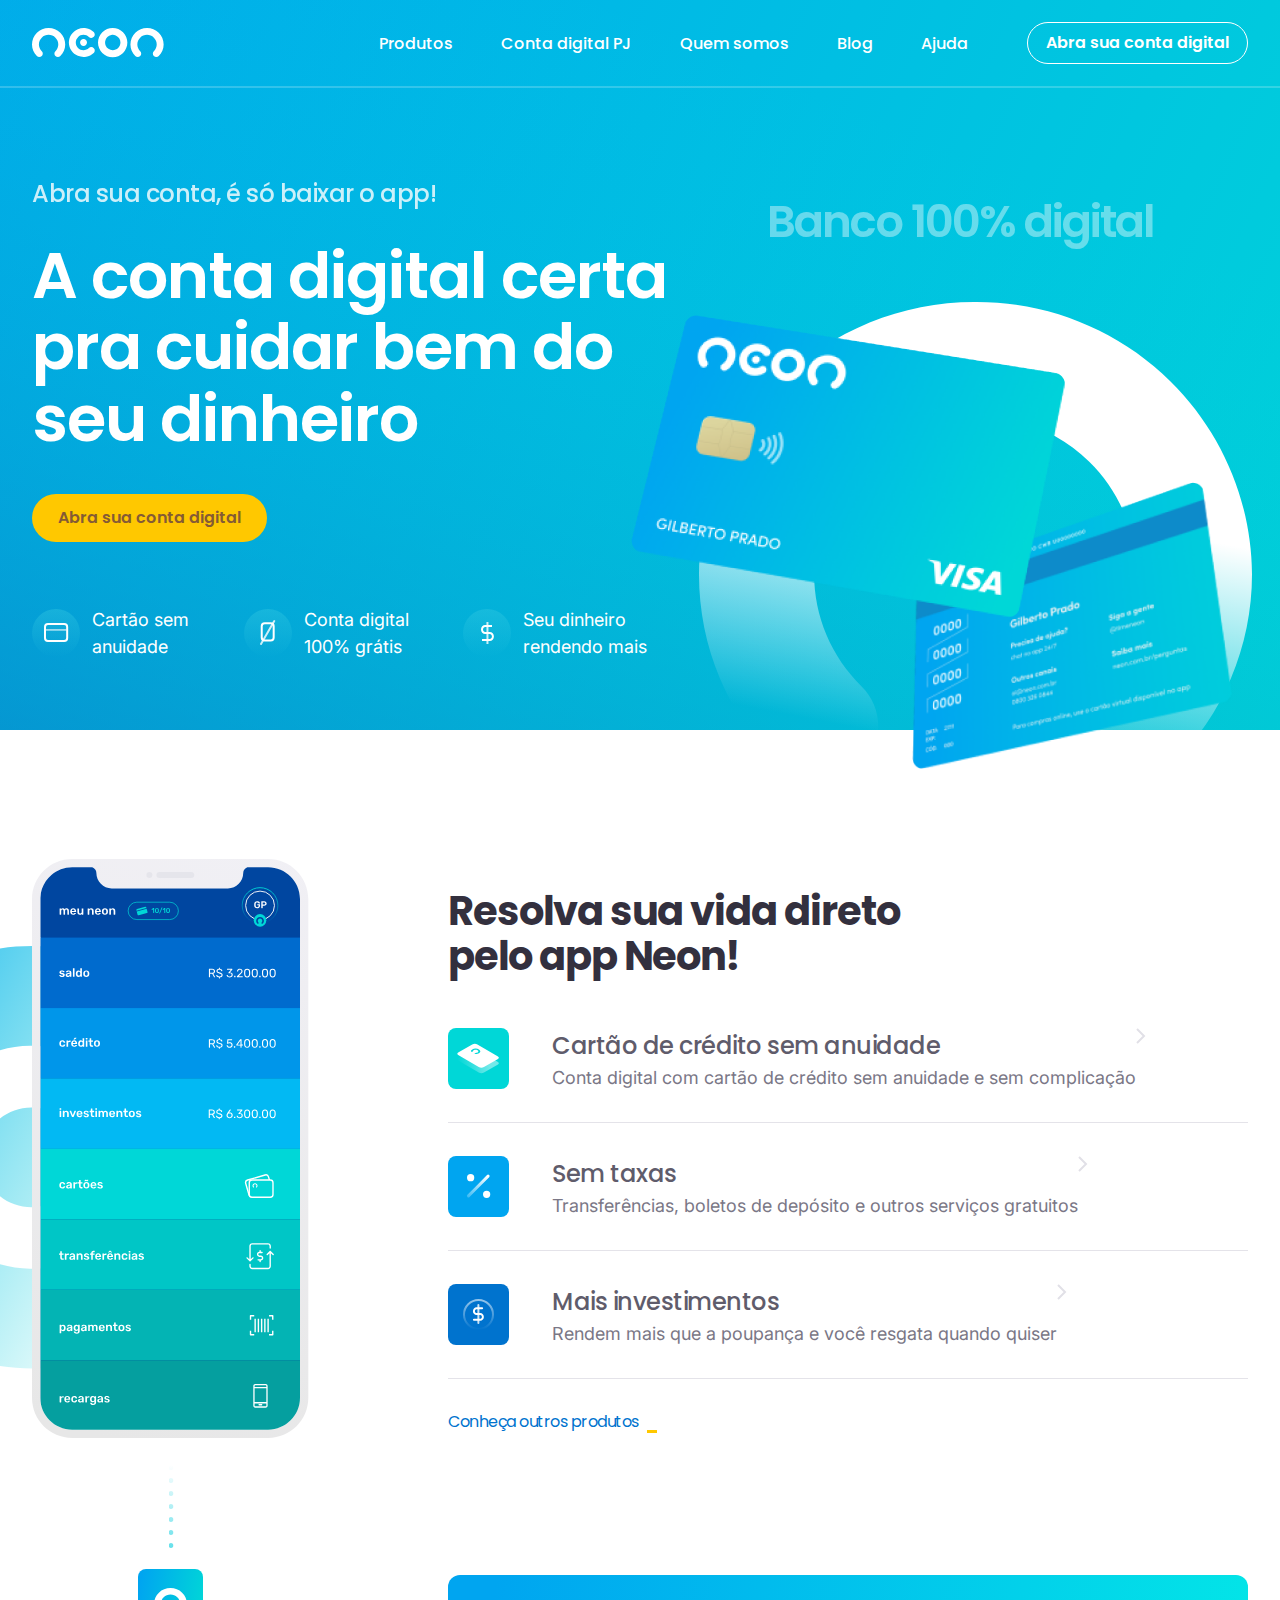
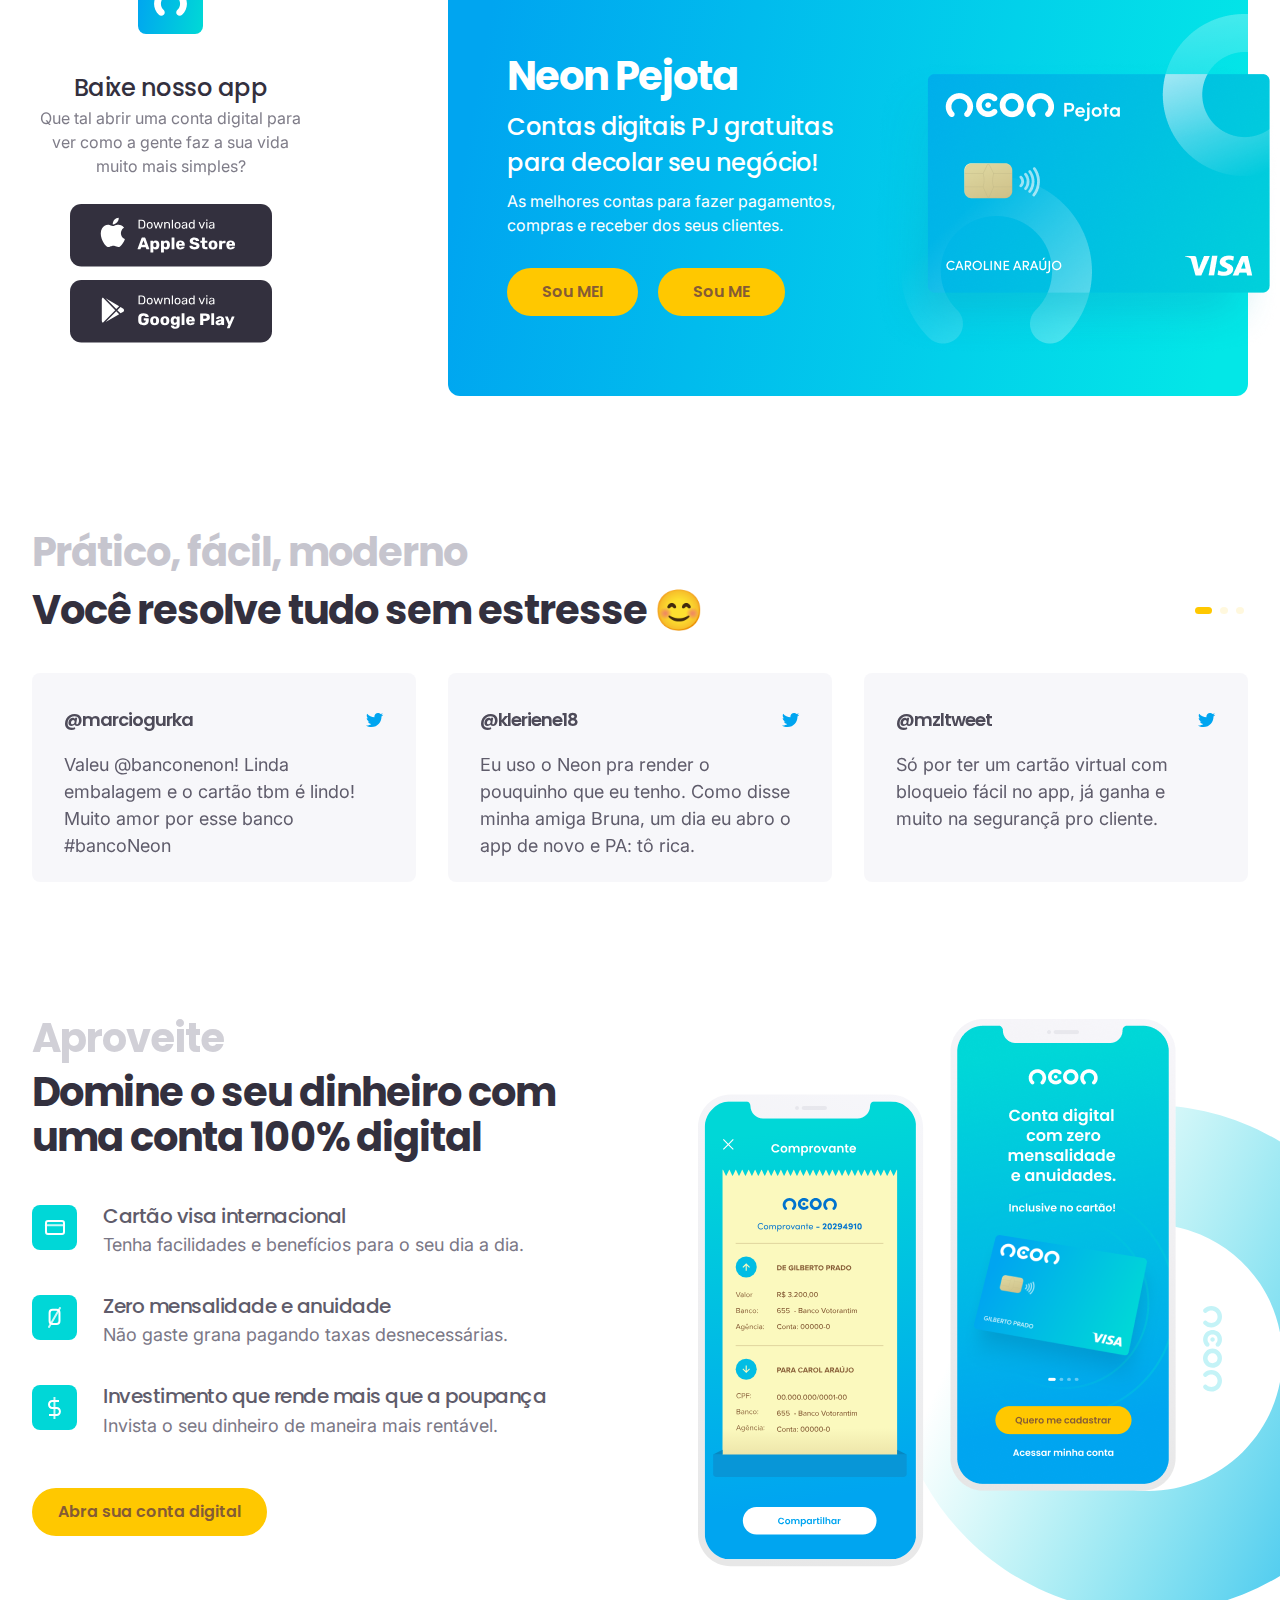
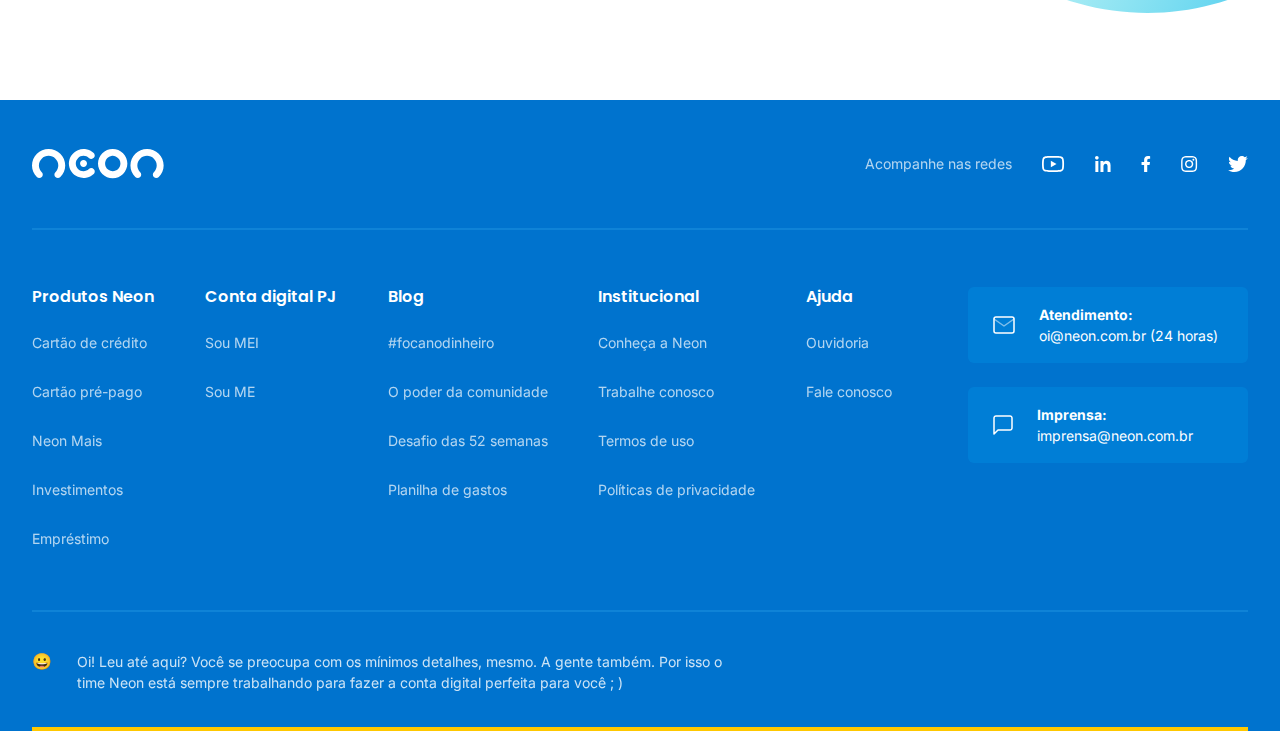
<file: 03-neon/index.html>
<!DOCTYPE html>
<html lang="pt-br">

<head>
  <meta charset="UTF-8">
  <meta http-equiv="X-UA-Compatible" content="IE=edge">
  <meta name="viewport" content="width=device-width, initial-scale=1.0">

  <link rel="preconnect" href="https://fonts.googleapis.com">
  <link rel="preconnect" href="https://fonts.gstatic.com" crossorigin>
  <link href="https://fonts.googleapis.com/css2?family=Inter&family=Poppins:wght@400;600;700&display=swap" rel="stylesheet">
  <link rel="stylesheet" href="https://unpkg.com/swiper@8/swiper-bundle.min.css" />
  <link rel="stylesheet" href="./css/global.css">
  <link rel="stylesheet" href="./css/pages/home.css">

  <title>Landing Page NEON</title>
</head>

<body>
  <header class="header">
    <div class="container">
      <a href="#" class="header-logo"><img src="./img/logo.svg" alt="Logo da Neon"></a>

      <nav>
        <ul>
          <li><a href="#">Produtos</a></li>
          <li><a href="#">Conta digital PJ</a></li>
          <li><a href="#">Quem somos</a></li>
          <li><a href="#">Blog</a></li>
          <li><a href="#">Ajuda</a></li>
        </ul>
        <button class="outline-transparent">Abra sua conta digital</button>

        <a href="#" class="header-btn-mobile">
          <img src="./img/btn-mobile.svg" alt="Botão Mobile">
        </a>
      </nav>
    </div>
  </header>

  <div class="hero">
    <div class="container">
      <div class="hero-left">
        <h3> Abra sua conta, é só baixar o app!</h3>
        <h1>A conta digital certa pra cuidar bem do seu dinheiro</h1>
        <button>Abra sua conta digital</button>

        <ul class="hero-left-list">
          <li>
            <div class="icon">
              <img src="./img/icon-anuidade.svg" alt="Icone de um cartão">
            </div>
            <span>Cartão sem<br /> anuidade</span>
          </li>
          <li>
            <div class="icon">
              <img src="./img/icon-conta-digital.svg" alt="Icone de um cartão">
            </div>
            <span>Conta digital<br /> 100% grátis</span>
          </li>
          <li>
            <div class="icon">
              <img src="./img/icon-dinheiro.svg" alt="Icone de um cifrão">
            </div>
            <span>Seu dinheiro<br /> rendendo mais</span>
          </li>
        </ul>
      </div>
      <div class="hero-right">
        <h2>Banco 100% digital</h2>
        <div class="hero-right-illustrations">
          <img src="./img/card-neon-front.png" alt="Cartão no lado frontal">
          <img src="./img/card-neon-back.png" alt="Cartão no lado verso">
          <img src="./img/circle-cards-neon.svg" alt="Ilustração de um circulo">
        </div>
      </div>
    </div>
  </div>

  <div class="features">
    <div class="container">
      <div class="features-left">
        <div class="features-left-mockup">
          <img src="./img/mockup.svg" alt="">
          <img src="./img/circle-mockup.svg" alt="">
        </div>
        <div class="features-left-app">
          <div class="features-left-app-icon">
            <img src="./img/icon-neon.svg" alt="Icone do app da Neon">
          </div>

          <h3>Baixe nosso app</h3>
          <p>Que tal abrir uma conta digital para ver como a gente faz a sua vida muito mais simples?</p>

          <div class="features-left-app-download">
            <a href="#">
              <img src="./img/apple-store.svg" alt="Icone para baixar o app na Apple Store">
            </a>

            <a href="#">
              <img src="./img/google-play.svg" alt="Icone para baixar o app no Google Play">
            </a>
          </div>
        </div>
      </div>

      <div class="features-right">
        <div class="features-right-infos">
          <h2>Resolva sua vida direto pelo app Neon!</h2>
          <ul>
            <li>
              <img src="./img/icon-cartao-credito.svg" alt="">
              <div>
                <h3>Cartão de crédito sem anuidade</h3>
                <p>Conta digital com cartão de crédito sem anuidade e sem complicação</p>
              </div>
              <a href="#">
                <img src="./img/arrow-right.svg" alt="Icone de uma seta indicadora">
              </a>
            </li>
            <li>
              <img src="./img/icon-taxas.svg" alt="">
              <div>
                <h3>Sem taxas</h3>
                <p>Transferências, boletos de depósito e outros serviços gratuitos</p>
              </div>
              <a href="#">
                <img src="./img/arrow-right.svg" alt="Icone de uma seta indicadora">
              </a>
            </li>
            <li>
              <img src="./img/icon-investimentos.svg" alt="">
              <div>
                <h3>Mais investimentos</h3>
                <p>Rendem mais que a poupança e você resgata quando quiser</p>
              </div>
              <a href="#">
                <img src="./img/arrow-right.svg" alt="Icone de uma seta indicadora">
              </a>
            </li>
          </ul>
          <a href="#">Conheça outros produtos</a>
        </div>
        <div class="features-right-account">
          <div class="features-right-account-box">
            <div>
              <h2>Neon Pejota</h2>
              <h3>Contas digitais PJ gratuitas para decolar seu negócio!</h3>
              <p>As melhores contas para fazer pagamentos, compras e receber dos seus clientes.</p>

              <div class="features-right-account-box-btns">
                <button>Sou MEI</button>
                <button>Sou ME</button>
              </div>
            </div>
            <img src="./img/cartao-neon.png" alt="Icone do cartão Neon">
          </div>
        </div>
      </div>
    </div>
  </div>

  <div class="testimonial">
    <div class="container">
      <div class="testimonial-top">
        <h2>
          <span>Prático, fácil, moderno</span>
          Você resolve tudo sem estresse 😊
        </h2>

        <div class="swiper-pagination"></div>
      </div>
      <div class="testimonial-main">
        <div class="swiper-wrapper">
          <div class="swiper-slide">
            <div class="testimonial-item">
              <div class="testimonial-item-user">
                <strong>@marciogurka</strong>
                <a href="#">
                  <img src="./img/icon-twitter.svg" alt="Icone do twitter">
                </a>
              </div>
              <p>Valeu @banconenon! Linda embalagem e o cartão tbm é lindo! Muito amor por esse banco #bancoNeon</p>
            </div>
          </div>
          <div class="swiper-slide">
            <div class="testimonial-item">
              <div class="testimonial-item-user">
                <strong>@kleriene18</strong>
                <a href="#">
                  <img src="./img/icon-twitter.svg" alt="Icone do twitter">
                </a>
              </div>
              <p>Eu uso o Neon pra render o pouquinho que eu tenho. Como disse minha amiga Bruna, um dia eu abro o app de novo e PA: tô rica.</p>
            </div>
          </div>
          <div class="swiper-slide">
            <div class="testimonial-item">
              <div class="testimonial-item-user">
                <strong>@mzltweet</strong>
                <a href="#">
                  <img src="./img/icon-twitter.svg" alt="Icone do twitter">
                </a>
              </div>
              <p> Só por ter um cartão virtual com bloqueio fácil no app, já ganha e muito na segurançã pro cliente.</p>
            </div>
          </div>
          <div class="swiper-slide">
            <div class="testimonial-item">
              <div class="testimonial-item-user">
                <strong>@kleriene18</strong>
                <a href="#">
                  <img src="./img/icon-twitter.svg" alt="Icone do twitter">
                </a>
              </div>
              <p>Eu uso o Neon pra render o pouquinho que eu tenho. Como disse minha amiga Bruna, um dia eu abro o app de novo e PA: tô rica.</p>
            </div>
          </div>
          <div class="swiper-slide">
            <div class="testimonial-item">
              <div class="testimonial-item-user">
                <strong>@mzltweet</strong>
                <a href="#">
                  <img src="./img/icon-twitter.svg" alt="Icone do twitter">
                </a>
              </div>
              <p> Só por ter um cartão virtual com bloqueio fácil no app, já ganha e muito na segurançã pro cliente.</p>
            </div>
          </div>
        </div>
      </div>
    </div>
  </div>

  <div class="digital-account">
    <div class="container">
      <div class="digital-account-left">
        <h2>
          <span>Aproveite</span>
          Domine o seu dinheiro com uma conta 100% digital
        </h2>

        <ul class="digital-account-left-list">
          <li>
            <div class="digital-account-left-list-icon">
              <img src="./img/icon-cartao-internacional.svg" alt="">
            </div>
            <div class="digital-account-left-list-text">
              <h4>Cartão visa internacional</h4>
              <p>Tenha facilidades e benefícios para o seu dia a dia.</p>
            </div>
          </li>
          <li>
            <div class="digital-account-left-list-icon">
              <img src="./img/icon-taxa-zero.svg" alt="">
            </div>
            <div class="digital-account-left-list-text">
              <h4>Zero mensalidade e anuidade</h4>
              <p>Não gaste grana pagando taxas desnecessárias. </p>
            </div>
          </li>
          <li>
            <div class="digital-account-left-list-icon">
              <img src="./img/icon-dinheiro.svg" alt="">
            </div>
            <div class="digital-account-left-list-text">
              <h4>Investimento que rende mais que a poupança</h4>
              <p>Invista o seu dinheiro de maneira mais rentável.</p>
            </div>
          </li>
        </ul>

        <button>Abra sua conta digital</button>
      </div>
      <div class="digital-account-right">
        <img src="./img/mockup-01.svg" alt="">
        <img src="./img/mockup-02.png" alt="">
        <img src="./img/circle-conta-digital.svg" alt="">
      </div>
    </div>
  </div>

  <footer class="footer">
    <div class="container">
      <div class="footer-top">
        <a href="#">
          <img src="./img/logo.svg" alt="Logo da Neon">
        </a>

        <div class="footer-top-network">
          <span>Acompanhe nas redes</span>
          <ul>
            <li>
              <a href="#"><img src="./img/youtube.svg" alt="Icone do youtube"></a>
            </li>
            <li>
              <a href="#"><img src="./img/linkedin.svg" alt="Icone do linkedin"></a>
            </li>
            <li>
              <a href="#"><img src="./img/facebook.svg" alt="Icone do facebook"></a>
            </li>
            <li>
              <a href="#"><img src="./img/instagram.svg" alt="Icone do instagram"></a>
            </li>
            <li>
              <a href="#"><img src="./img/twitter-white.svg" alt="Icone do twitter"></a>
            </li>
          </ul>
        </div>
      </div>
      <div class="footer-main">
        <div class="footer-main-left">
          <div class="footer-main-left-item">
            <strong>Produtos Neon</strong>
            <ul>
              <li><a href="#">Cartão de crédito</a></li>
              <li><a href="#">Cartão pré-pago</a></li>
              <li><a href="#">Neon Mais</a></li>
              <li><a href="#">Investimentos</a></li>
              <li><a href="#">Empréstimo</a></li>
            </ul>
          </div>
          <div class="footer-main-left-item">
            <strong>Conta digital PJ</strong>
            <ul>
              <li><a href="#">Sou MEI</a></li>
              <li><a href="#">Sou ME</a></li>
            </ul>
          </div>
          <div class="footer-main-left-item">
            <strong>Blog</strong>
            <ul>
              <li><a href="#">#focanodinheiro</a></li>
              <li><a href="#">O poder da comunidade</a></li>
              <li><a href="#">Desafio das 52 semanas</a></li>
              <li><a href="#">Planilha de gastos</a></li>
            </ul>
          </div>
          <div class="footer-main-left-item">
            <strong>Institucional</strong>
            <ul>
              <li><a href="#">Conheça a Neon</a></li>
              <li><a href="#">Trabalhe conosco</a></li>
              <li><a href="#">Termos de uso</a></li>
              <li><a href="#">Políticas de privacidade</a></li>
            </ul>
          </div>
          <div class="footer-main-left-item">
            <strong>Ajuda</strong>
            <ul>
              <li><a href="#">Ouvidoria</a></li>
              <li><a href="#">Fale conosco</a></li>
            </ul>
          </div>
        </div>
        <div class="footer-main-right">
          <div class="footer-main-right-info">
            <img src="./img/envelope.svg" alt="Icone de um envelope">
            <div>
              <strong>Atendimento:</strong>
              <span>oi@neon.com.br (24 horas)</span>
            </div>
          </div>
          <div class="footer-main-right-info">
            <img src="./img/chat.svg" alt="Icone de um chat">
            <div>
              <strong>Imprensa:</strong>
              <span>imprensa@neon.com.br</span>
            </div>
          </div>
        </div>
      </div>
      <div class="footer-bottom">
        <div class="footer-bottom-icon">
          😀
        </div>
        <p>Oi! Leu até aqui? Você se preocupa com os mínimos detalhes, mesmo. A gente também. Por isso o time Neon está sempre trabalhando para fazer a conta digital perfeita para você ; )</p>
      </div>
    </div>
  </footer>

  <script src="https://unpkg.com/swiper@8/swiper-bundle.min.js"></script>

  <script>
    var swiper = new Swiper(".testimonial-main", {
      slidesPerView: 3,
      spaceBetween: 32,
      pagination: {
        el: ".swiper-pagination",
        clickable: true,
      },
    });
  </script>
</body>

</html>
</file>
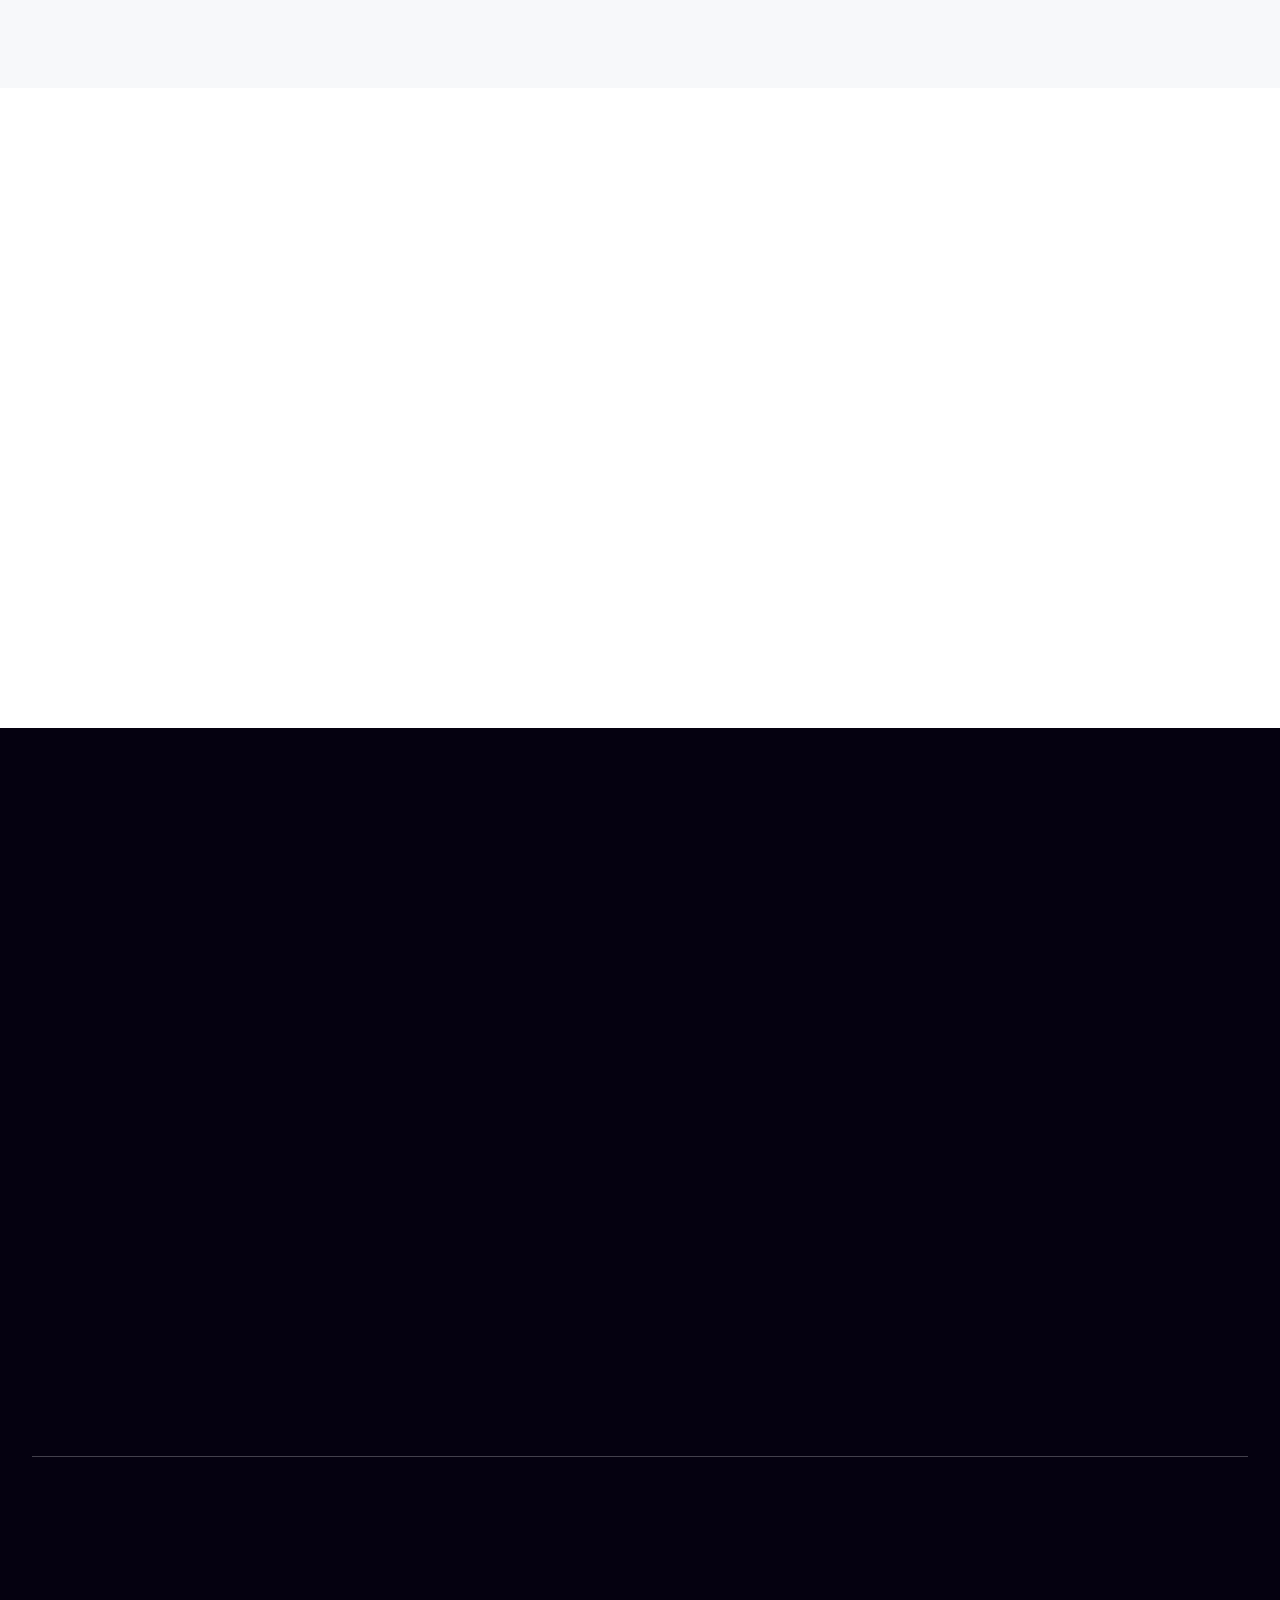
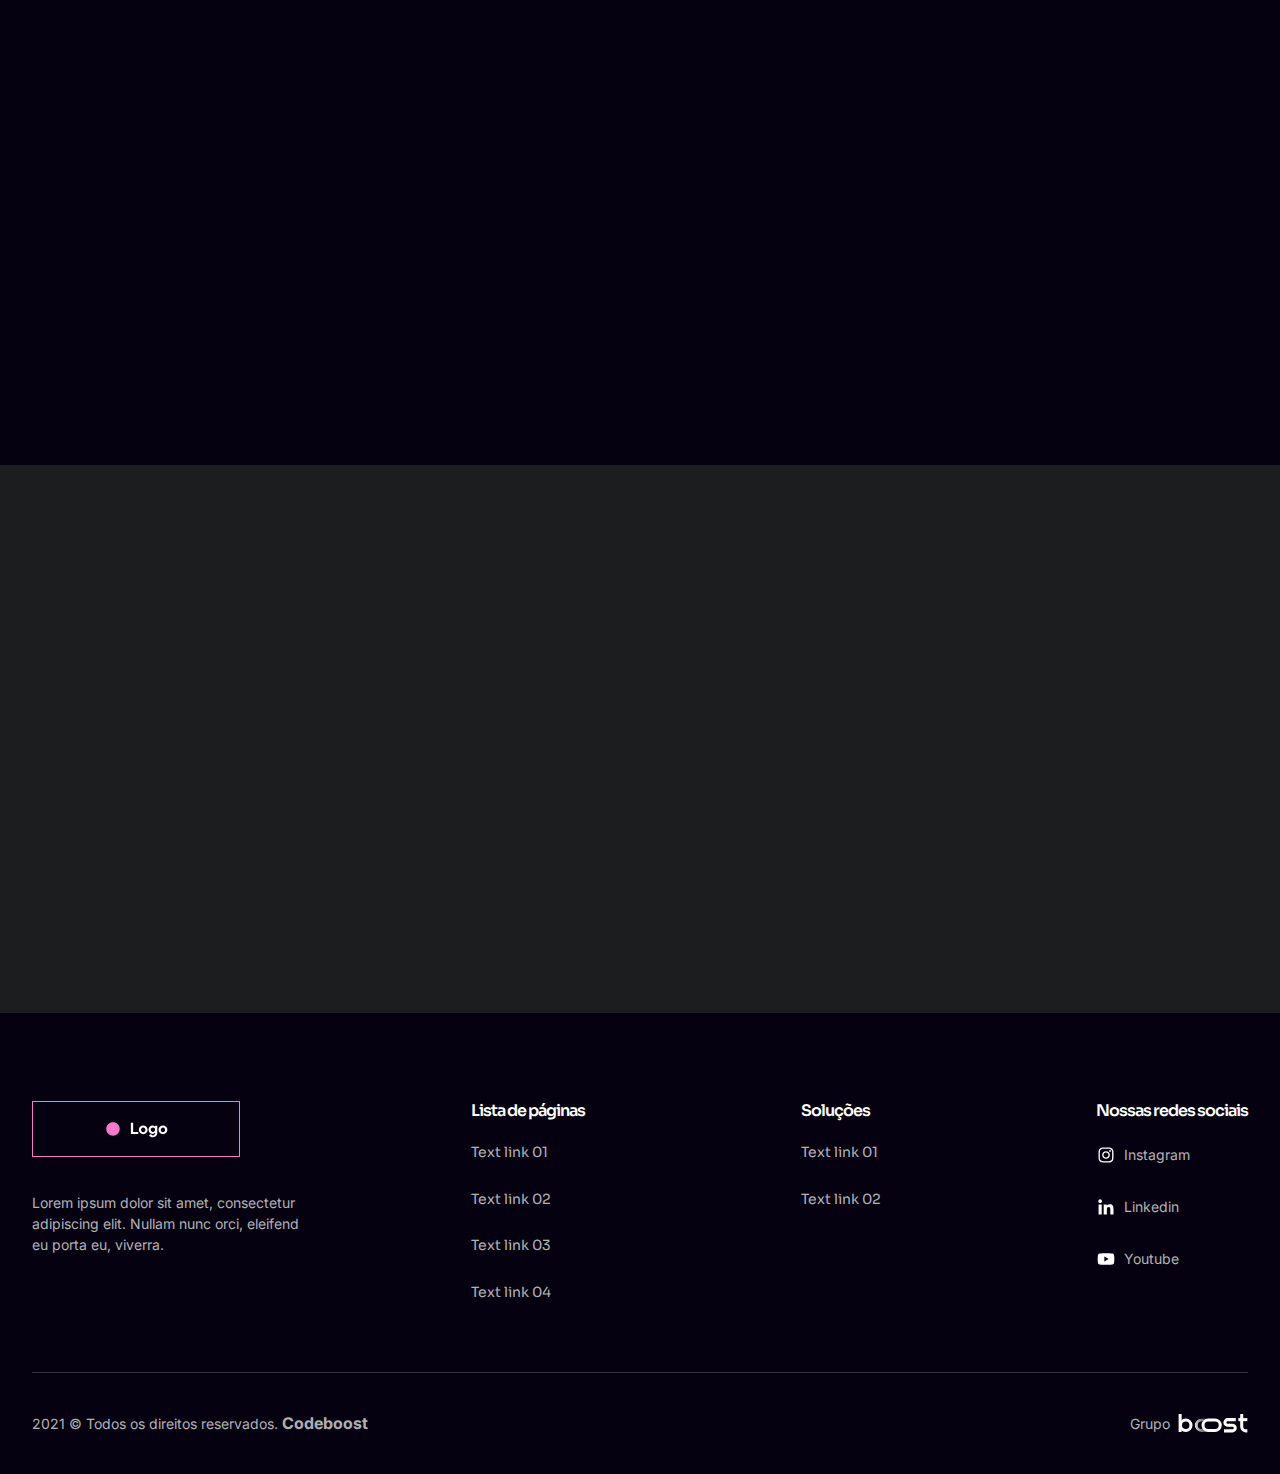
<file: 01-wireframe/version01/index.html>
<!DOCTYPE html>
<html lang="pt-br">

<head>
  <meta charset="UTF-8">
  <meta http-equiv="X-UA-Compatible" content="IE=edge">
  <meta name="viewport" content="width=device-width, initial-scale=1.0">
  <title>Wireframe</title>

  <link href="https://fonts.googleapis.com/css2?family=Inter:wght@400;700&amp;family=Sora:wght@400;600&amp;display=swap" rel="stylesheet">

  <link rel="stylesheet" href="./css/resets.css">
  <link rel="stylesheet" href="./css/variables.css">
  <link rel="stylesheet" href="./css/components.css">
  <link rel="stylesheet" href="./css/styles.css">
  <link rel="stylesheet" href="./css/animations.css">
  <link rel="stylesheet" href="./css/responsive.css">
</head>

<body>

  <header class="header">
    <div class="container">
      <a href="#" class="logo" data-animation-type="revelation-toRight">
        <img src="./img/logo.svg" alt="Logo">
      </a>

      <nav class="header-nav" data-menu="nav">
        <ul>
          <li><a href="#">Menu item</a></li>
          <li><a href="#">Menu item</a></li>
          <li><a href="#">Menu item</a></li>
          <li><a href="#">Menu item</a></li>
        </ul>

        <button class="btn">Call to action</button>
      </nav>

      <button data-menu="btn" class="header-btn-mobile" data-animation-type="revelation-toLeft">
        <div>
          <span></span>
          <span></span>
          <span></span>
        </div>
        <span class="text">Menu mobile</span>
      </button>
    </div>
  </header>

  <section class="hero" data-animation="scroll">
    <div class="container" data-animation-type="revelation-toRight">
      <div class="hero-left">
        <h1>Front-end descomplicado e direto ao ponto!</h1>
        <p>Aprenda a desenvolver interfaces modernas e de alta qualidade com quem está na área atuando com projetos altamente renomados.</p>
        <button class="btn">Fazer parte da lista de espera</button>
      </div>
      <div class="hero-right">
        <img src="./img/img-hero.svg" alt="Imagem da sessão hero">
      </div>
    </div>
  </section>

  <section class="feature">
    <div class="container">
      <div class="feature-main" data-animation="scroll">
        <div class="title" data-animation-type="revelation-toRight">
          <h2>Título</h2>
          <p>Lorem ipsum dolor sit amet, consectetur adipiscing elit.</p>
        </div>

        <div class="feature-cards">
          <div class="feature-cards-item" data-animation-type="revelation-toTop">
            <div class="feature-cards-item-icon">
              <img src="./img/icon-circle.svg" alt="Icone de um círculo">
            </div>
            <div class="feature-cards-item-info">
              <h3>Título</h3>
              <p>Lorem ipsum dolor sit amet, consectetur adipiscing elit. Nullam nunc orci, eleifend eu porta eu, viverra non metus.</p>
            </div>
          </div>
          <div class="feature-cards-item white" data-animation-type="revelation-toTop">
            <div class="feature-cards-item-icon">
              <img src="./img/icon-circle.svg" alt="Icone de um círculo">
            </div>
            <div class="feature-cards-item-info">
              <h3>Título</h3>
              <p>Lorem ipsum dolor sit amet, consectetur adipiscing elit. Nullam nunc orci, eleifend eu porta eu, viverra non metus.</p>
            </div>
          </div>
          <div class="feature-cards-item" data-animation-type="revelation-toTop">
            <div class="feature-cards-item-icon">
              <img src="./img/icon-circle.svg" alt="Icone de um círculo">
            </div>
            <div class="feature-cards-item-info">
              <h3>Título</h3>
              <p>Lorem ipsum dolor sit amet, consectetur adipiscing elit. Nullam nunc orci, eleifend eu porta eu, viverra non metus.</p>
            </div>
          </div>
        </div>
      </div>
      <div class="feature-area" data-animation="scroll">
        <div class="feature-area-top" data-animation-type="revelation-toLeft">
          <div class="title">
            <h2>Título</h2>
            <p>Lorem ipsum dolor sit amet, consectetur adipiscing elit.</p>
          </div>
          <button class="btn">Call to action</button>
        </div>
        <div class="feature-area-thumb" data-animation-type="revelation-toRight">
          <div class="feature-area-thumb-item">
            <img src="./img/thumb.svg" alt="Imagens da thumb">
          </div>
          <div class="feature-area-thumb-item">
            <img src="./img/thumb.svg" alt="Imagens da thumb">
          </div>
          <div class="feature-area-thumb-item">
            <img src="./img/thumb.svg" alt="Imagens da thumb">
          </div>
          <div class="feature-area-thumb-item">
            <img src="./img/thumb.svg" alt="Imagens da thumb">
          </div>
          <div class="feature-area-thumb-item">
            <img src="./img/thumb.svg" alt="Imagens da thumb">
          </div>
          <div class="feature-area-thumb-item">
            <img src="./img/thumb.svg" alt="Imagens da thumb">
          </div>
          <div class="feature-area-thumb-item">
            <img src="./img/thumb.svg" alt="Imagens da thumb">
          </div>
          <div class="feature-area-thumb-item">
            <img src="./img/thumb.svg" alt="Imagens da thumb">
          </div>
          <div class="feature-area-thumb-item">
            <img src="./img/thumb.svg" alt="Imagens da thumb">
          </div>
          <div class="feature-area-thumb-item">
            <img src="./img/thumb.svg" alt="Imagens da thumb">
          </div>
          <div class="feature-area-thumb-item">
            <img src="./img/thumb.svg" alt="Imagens da thumb">
          </div>
          <div class="feature-area-thumb-item">
            <img src="./img/thumb.svg" alt="Imagens da thumb">
          </div>
        </div>
      </div>
    </div>
  </section>

  <section class="newsletter" data-animation="scroll">
    <div class="container">
      <div class="newsletter-content" data-animation-type="revelation-toTop">
        <div>
          <h2>Front-end descomplicado e direto ao ponto!</h2>
          <p>Aprenda a desenvolver interfaces modernas e de alta qualidade com quem está na área atuando com projetos altamente renomados.</p>
        </div>
        <button class="btn">Fazer parte da lista de espera</button>
      </div>
    </div>
  </section>

  <footer class="footer">
    <div class="container">
      <main class="footer-main">
        <div class="footer-main-left">
          <a href="#">
            <img src="./img/logo-footer.svg" alt="Logo">
          </a>
          <p>Lorem ipsum dolor sit amet, consectetur adipiscing elit. Nullam nunc orci, eleifend eu porta eu, viverra.</p>
        </div>
        <nav class="footer-main-right">
          <div>
            <strong>Lista de páginas</strong>
            <ul>
              <li><a href="#">Text link 01</a></li>
              <li><a href="#">Text link 02</a></li>
              <li><a href="#">Text link 03</a></li>
              <li><a href="#">Text link 04</a></li>
            </ul>
          </div>
          <div>
            <strong>Soluções</strong>
            <ul>
              <li><a href="#">Text link 01</a></li>
              <li><a href="#">Text link 02</a></li>
            </ul>
          </div>
          <div class="networks">
            <strong>Nossas redes sociais</strong>
            <ul>
              <li>
                <a href="#">
                  <img src="./img/instagram.svg" alt="Instagram">
                  <span>Instagram</span>
                </a>
              </li>
              <li>
                <a href="#">
                  <img src="./img/linkedin.svg" alt="Linkedin">
                  <span>Linkedin</span>
                </a>
              </li>
              <li>
                <a href="#">
                  <img src="./img/youtube.svg" alt="Youtube">
                  <span>Youtube</span>
                </a>
              </li>
            </ul>
          </div>
        </nav>
      </main>

      <div class="footer-bottom">
        <p>2021 © Todos os direitos reservados. <strong>Codeboost</strong></p>
        <div>
          <span>Grupo</span>
          <img src="./img/boost.svg" alt="Logo do Codeboost">
        </div>
      </div>
    </div>
  </footer>

  <script src="./js/script.js"></script>

</body>

</html>
</file>
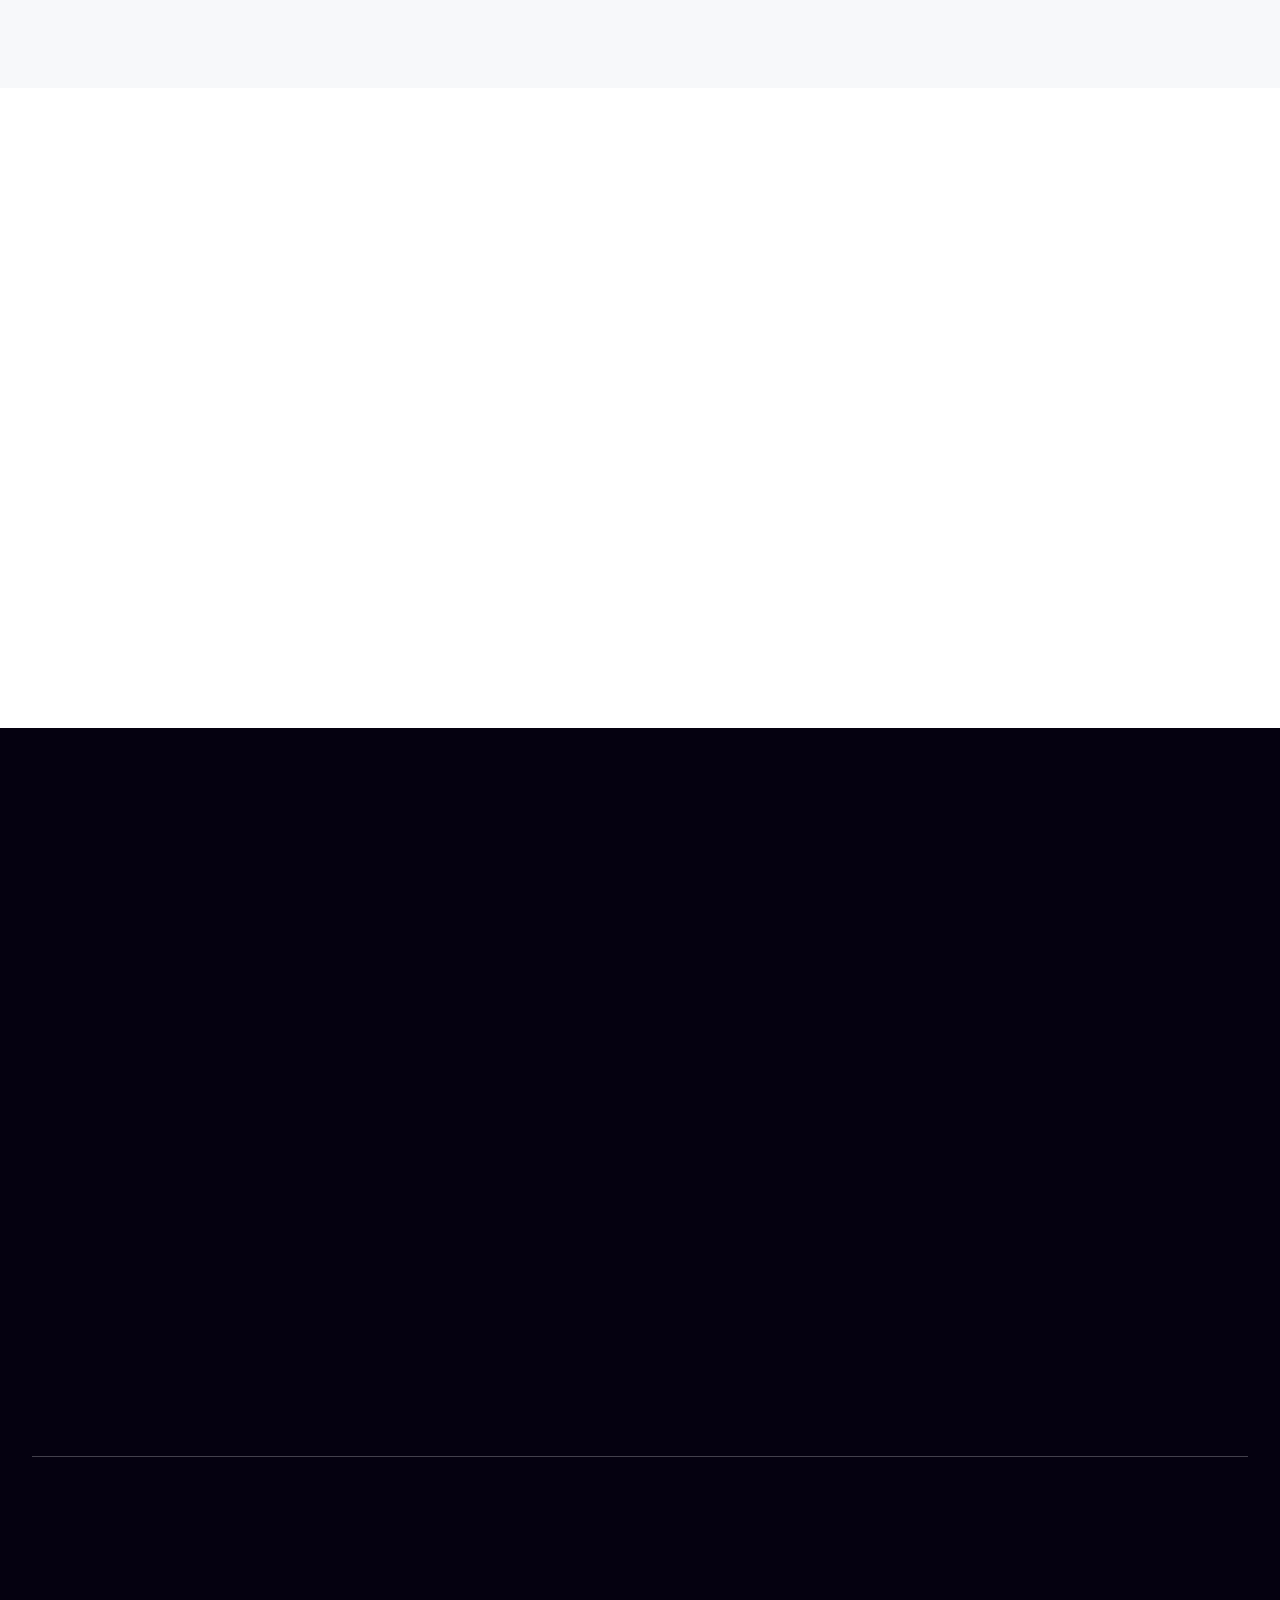
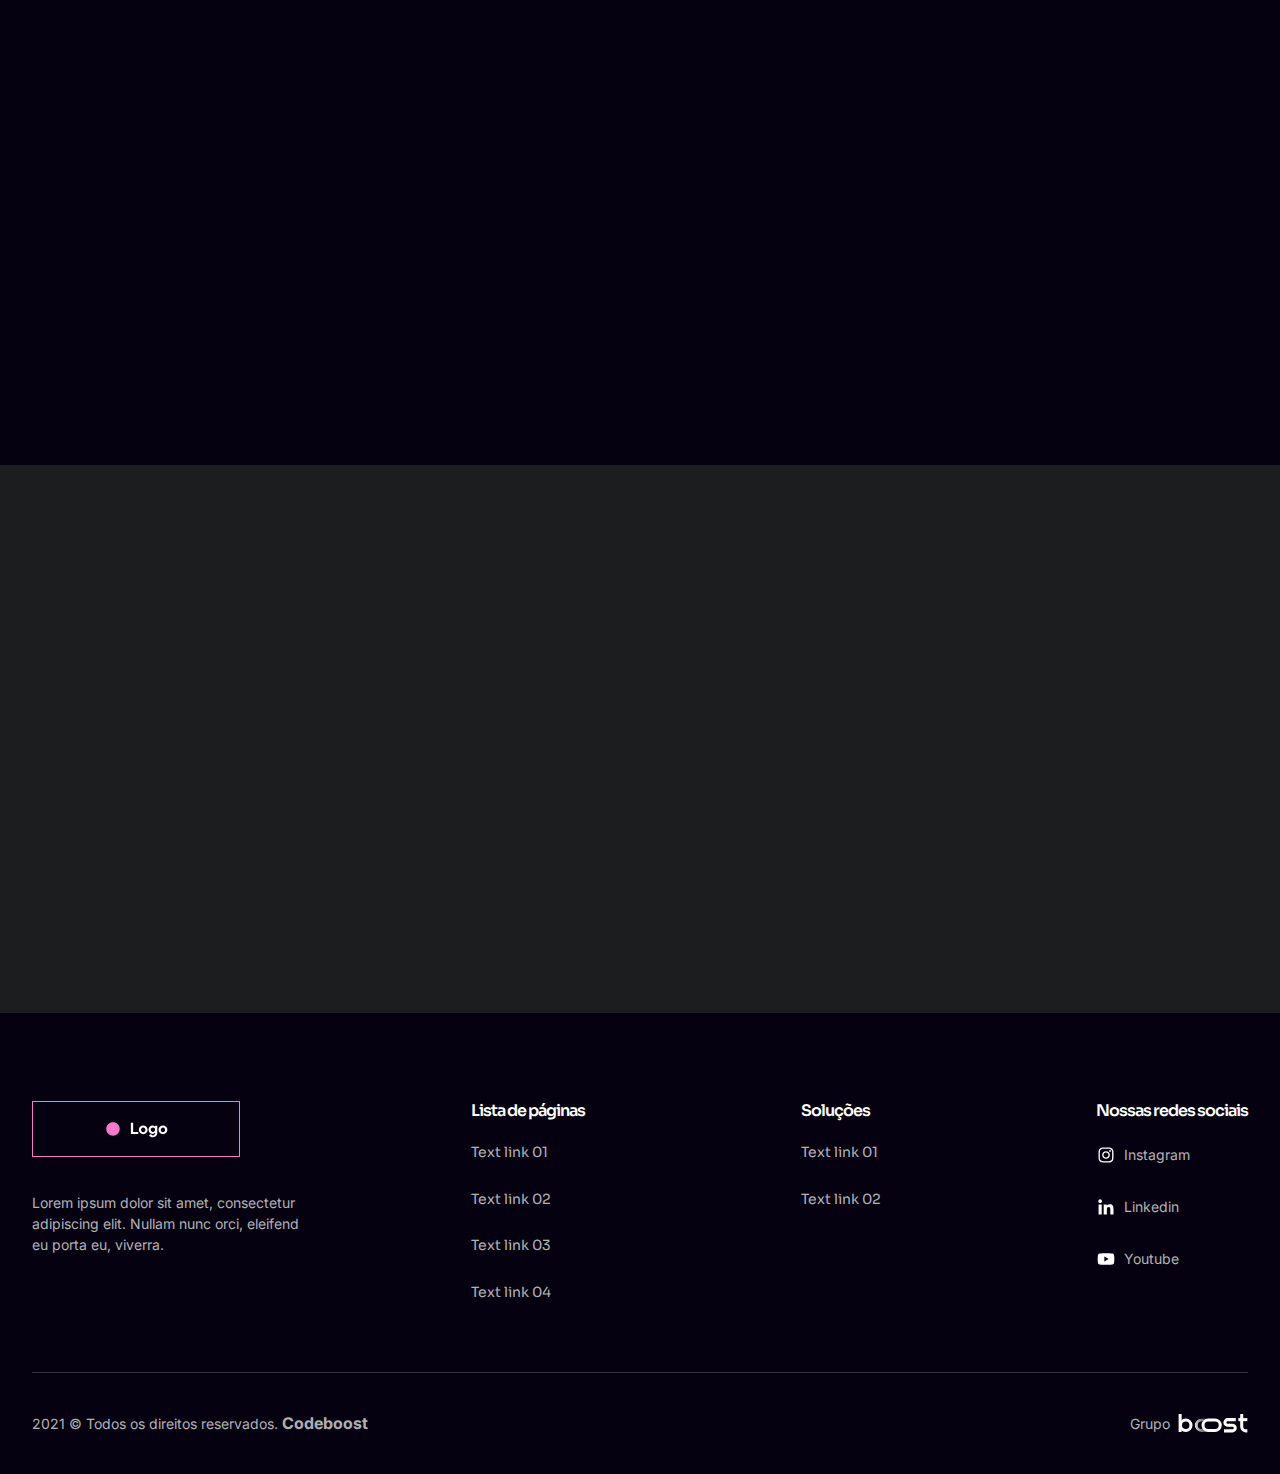
<file: 01-wireframe/version02/index.html>
<!DOCTYPE html>
<html lang="pt-br">

<head>
  <meta charset="UTF-8">
  <meta http-equiv="X-UA-Compatible" content="IE=edge">
  <meta name="viewport" content="width=device-width, initial-scale=1.0">
  <title>Wireframe</title>

  <link href="https://fonts.googleapis.com/css2?family=Inter:wght@400;700&amp;family=Sora:wght@400;600&amp;display=swap" rel="stylesheet">

  <link rel="stylesheet" href="./css/main.css">
</head>

<body>

  <header class="header">
    <div class="container">
      <a href="#" class="logo" data-animation-type="revelation-toRight">
        <img src="./img/logo.svg" alt="Logo">
      </a>

      <nav class="header-nav" data-menu="nav">
        <ul>
          <li><a href="#">Menu item</a></li>
          <li><a href="#">Menu item</a></li>
          <li><a href="#">Menu item</a></li>
          <li><a href="#">Menu item</a></li>
        </ul>

        <button class="btn">Call to action</button>
      </nav>

      <button data-menu="btn" class="header-btn-mobile" data-animation-type="revelation-toLeft">
        <div>
          <span></span>
          <span></span>
          <span></span>
        </div>
        <span class="text">Menu mobile</span>
      </button>
    </div>
  </header>

  <section class="hero" data-animation="scroll">
    <div class="container" data-animation-type="revelation-toRight">
      <div class="hero-left">
        <h1>Front-end descomplicado e direto ao ponto!</h1>
        <p>Aprenda a desenvolver interfaces modernas e de alta qualidade com quem está na área atuando com projetos altamente renomados.</p>
        <button class="btn">Fazer parte da lista de espera</button>
      </div>
      <div class="hero-right">
        <img src="./img/img-hero.svg" alt="Imagem da sessão hero">
      </div>
    </div>
  </section>

  <section class="feature">
    <div class="container">
      <div class="feature-main" data-animation="scroll">
        <div class="title" data-animation-type="revelation-toRight">
          <h2>Título</h2>
          <p>Lorem ipsum dolor sit amet, consectetur adipiscing elit.</p>
        </div>

        <div class="feature-cards">
          <div class="feature-cards-item" data-animation-type="revelation-toTop">
            <div class="feature-cards-item-icon">
              <img src="./img/icon-circle.svg" alt="Icone de um círculo">
            </div>
            <div class="feature-cards-item-info">
              <h3>Título</h3>
              <p>Lorem ipsum dolor sit amet, consectetur adipiscing elit. Nullam nunc orci, eleifend eu porta eu, viverra non metus.</p>
            </div>
          </div>
          <div class="feature-cards-item white" data-animation-type="revelation-toTop">
            <div class="feature-cards-item-icon">
              <img src="./img/icon-circle.svg" alt="Icone de um círculo">
            </div>
            <div class="feature-cards-item-info">
              <h3>Título</h3>
              <p>Lorem ipsum dolor sit amet, consectetur adipiscing elit. Nullam nunc orci, eleifend eu porta eu, viverra non metus.</p>
            </div>
          </div>
          <div class="feature-cards-item" data-animation-type="revelation-toTop">
            <div class="feature-cards-item-icon">
              <img src="./img/icon-circle.svg" alt="Icone de um círculo">
            </div>
            <div class="feature-cards-item-info">
              <h3>Título</h3>
              <p>Lorem ipsum dolor sit amet, consectetur adipiscing elit. Nullam nunc orci, eleifend eu porta eu, viverra non metus.</p>
            </div>
          </div>
        </div>
      </div>
      <div class="feature-area" data-animation="scroll">
        <div class="feature-area-top" data-animation-type="revelation-toLeft">
          <div class="title">
            <h2>Título</h2>
            <p>Lorem ipsum dolor sit amet, consectetur adipiscing elit.</p>
          </div>
          <button class="btn">Call to action</button>
        </div>
        <div class="feature-area-thumb" data-animation-type="revelation-toRight">
          <div class="feature-area-thumb-item">
            <img src="./img/thumb.svg" alt="Imagens da thumb">
          </div>
          <div class="feature-area-thumb-item">
            <img src="./img/thumb.svg" alt="Imagens da thumb">
          </div>
          <div class="feature-area-thumb-item">
            <img src="./img/thumb.svg" alt="Imagens da thumb">
          </div>
          <div class="feature-area-thumb-item">
            <img src="./img/thumb.svg" alt="Imagens da thumb">
          </div>
          <div class="feature-area-thumb-item">
            <img src="./img/thumb.svg" alt="Imagens da thumb">
          </div>
          <div class="feature-area-thumb-item">
            <img src="./img/thumb.svg" alt="Imagens da thumb">
          </div>
          <div class="feature-area-thumb-item">
            <img src="./img/thumb.svg" alt="Imagens da thumb">
          </div>
          <div class="feature-area-thumb-item">
            <img src="./img/thumb.svg" alt="Imagens da thumb">
          </div>
          <div class="feature-area-thumb-item">
            <img src="./img/thumb.svg" alt="Imagens da thumb">
          </div>
          <div class="feature-area-thumb-item">
            <img src="./img/thumb.svg" alt="Imagens da thumb">
          </div>
          <div class="feature-area-thumb-item">
            <img src="./img/thumb.svg" alt="Imagens da thumb">
          </div>
          <div class="feature-area-thumb-item">
            <img src="./img/thumb.svg" alt="Imagens da thumb">
          </div>
        </div>
      </div>
    </div>
  </section>

  <section class="newsletter" data-animation="scroll">
    <div class="container">
      <div class="newsletter-content" data-animation-type="revelation-toTop">
        <div>
          <h2>Front-end descomplicado e direto ao ponto!</h2>
          <p>Aprenda a desenvolver interfaces modernas e de alta qualidade com quem está na área atuando com projetos altamente renomados.</p>
        </div>
        <button class="btn">Fazer parte da lista de espera</button>
      </div>
    </div>
  </section>

  <footer class="footer">
    <div class="container">
      <main class="footer-main">
        <div class="footer-main-left">
          <a href="#">
            <img src="./img/logo-footer.svg" alt="Logo">
          </a>
          <p>Lorem ipsum dolor sit amet, consectetur adipiscing elit. Nullam nunc orci, eleifend eu porta eu, viverra.</p>
        </div>
        <nav class="footer-main-right">
          <div>
            <strong>Lista de páginas</strong>
            <ul>
              <li><a href="#">Text link 01</a></li>
              <li><a href="#">Text link 02</a></li>
              <li><a href="#">Text link 03</a></li>
              <li><a href="#">Text link 04</a></li>
            </ul>
          </div>
          <div>
            <strong>Soluções</strong>
            <ul>
              <li><a href="#">Text link 01</a></li>
              <li><a href="#">Text link 02</a></li>
            </ul>
          </div>
          <div class="networks">
            <strong>Nossas redes sociais</strong>
            <ul>
              <li>
                <a href="#">
                  <img src="./img/instagram.svg" alt="Instagram">
                  <span>Instagram</span>
                </a>
              </li>
              <li>
                <a href="#">
                  <img src="./img/linkedin.svg" alt="Linkedin">
                  <span>Linkedin</span>
                </a>
              </li>
              <li>
                <a href="#">
                  <img src="./img/youtube.svg" alt="Youtube">
                  <span>Youtube</span>
                </a>
              </li>
            </ul>
          </div>
        </nav>
      </main>

      <div class="footer-bottom">
        <p>2021 © Todos os direitos reservados. <strong>Codeboost</strong></p>
        <div>
          <span>Grupo</span>
          <img src="./img/boost.svg" alt="Logo do Codeboost">
        </div>
      </div>
    </div>
  </footer>

  <script src="./js/script.js"></script>

</body>

</html>
</file>
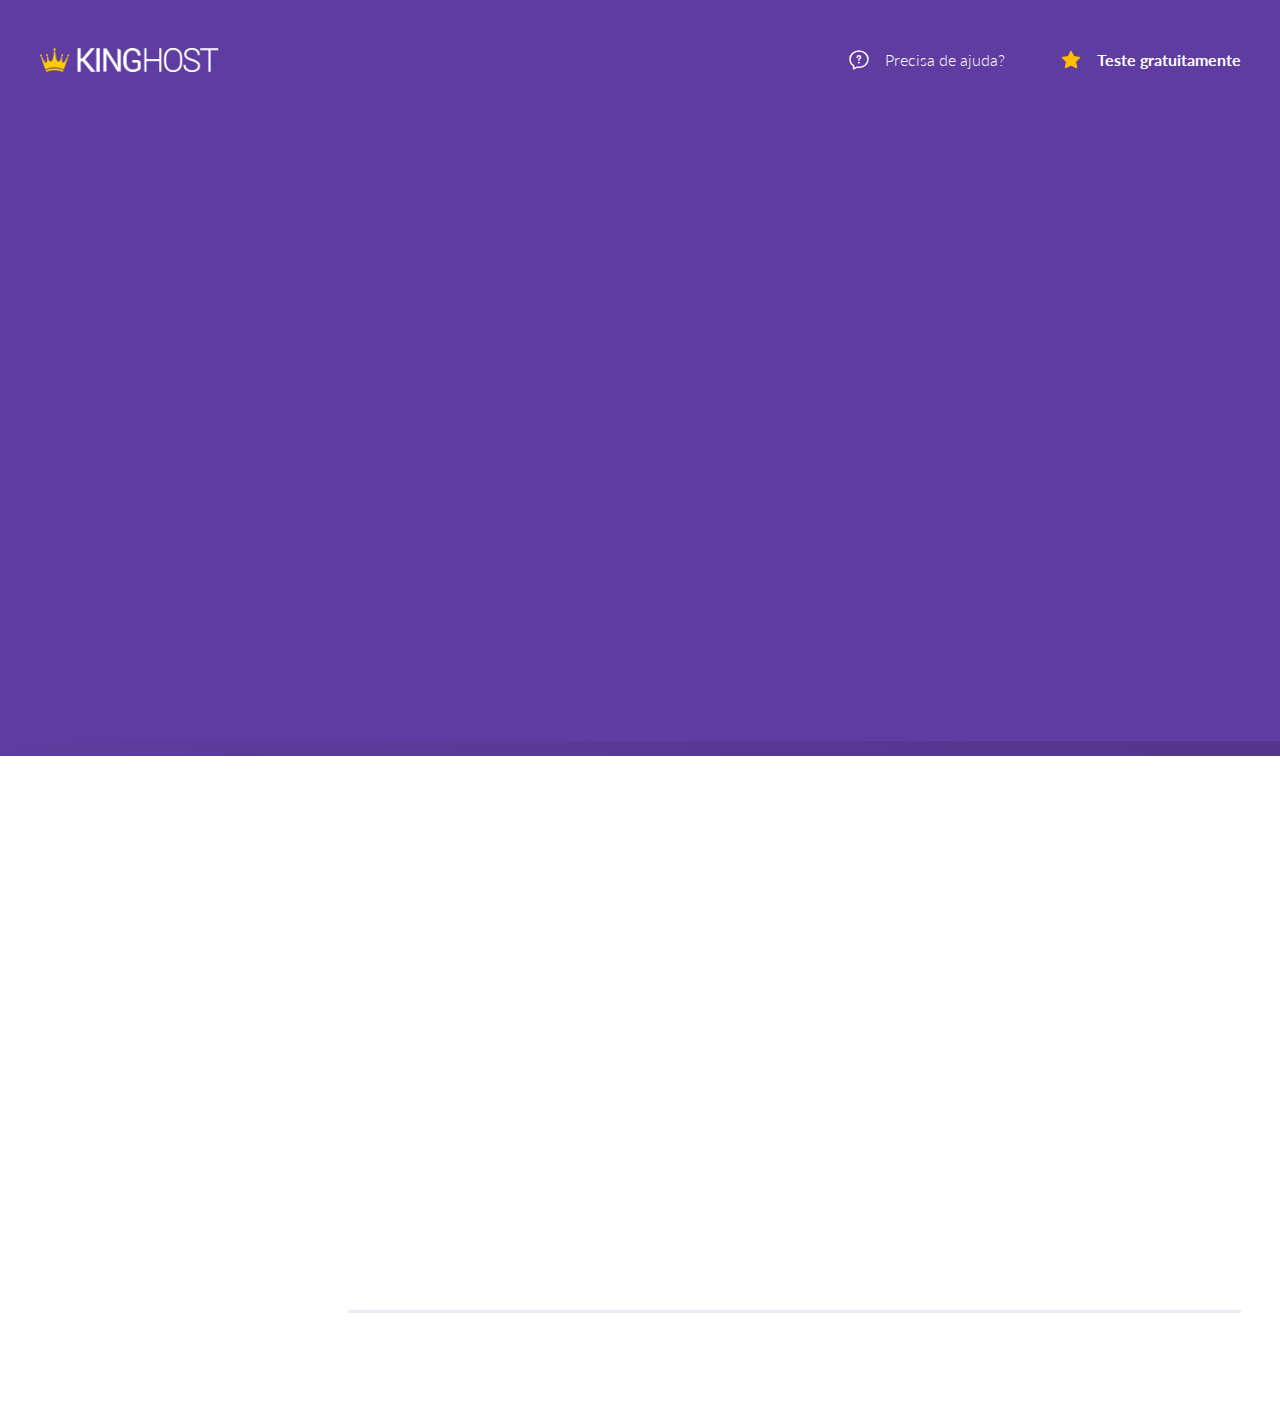
<file: 02-kinghost/version01/index.html>
<!DOCTYPE html>
<html lang="pt-br">

<head>
  <meta charset="UTF-8">
  <meta http-equiv="X-UA-Compatible" content="IE=edge">
  <meta name="viewport" content="width=device-width, initial-scale=1.0">
  <title>Kinghost</title>

  <link rel="shortcut icon" href="./img/favicon.png" type="image/x-icon">
  <link rel="preconnect" href="https://fonts.googleapis.com">
  <link rel="preconnect" href="https://fonts.gstatic.com" crossorigin>
  <link href="https://fonts.googleapis.com/css2?family=Lato:wght@300;400&family=PT+Sans:wght@700&display=swap" rel="stylesheet">
  <link rel="stylesheet" href="./css/variables.css">
  <link rel="stylesheet" href="./css/resets.css">
  <link rel="stylesheet" href="./css/components.css">
  <link rel="stylesheet" href="./css/animations.css">
  <link rel="stylesheet" href="./css/styles.css">
  <link rel="stylesheet" href="./css/responsive.css">
</head>

<body>
  <header class="header">
    <div class="container">
      <a href="/" class="header-logo">
        <img src="./img/logo.svg" alt="Logo Kinghost">
      </a>

      <nav class="header-nav">
        <ul>
          <li>
            <a href="#">
              <img src="./img/icon-help.svg" alt="Icone de ajuda">
              <span>Precisa de ajuda?</span>
            </a>
          </li>
          <li class="edit">
            <a href="#">
              <img src="./img/icon-star.svg" alt="Icone de uma estrela">
              <span>Teste gratuitamente</span>
            </a>
          </li>
        </ul>
      </nav>
    </div>
  </header>

  <main class="hero">
    <div class="container">
      <div class="hero-left" data-animation-type="revelation-fadeRight">
        <h1>Ferramenta de e-mail marketing perfeita para sua empresa!</h1>
        <p>Aproveite o potencial do e-mail marketing para ganhar vendas e fortalecer seu relacionamento com clientes.</p>
        <button>Teste gratuitamente</button>

        <a href="#resources">
          <div><img src="./img/icon-arrow.svg" alt="Icone de uma seta indicadora"></div>
          <span>Conheça os recursos</span>
        </a>
      </div>
      <div class="hero-right" data-animation-type="zoomIn">
        <img src="./img/ilustra.svg" alt="Ilustração de um dashboard">
      </div>
    </div>
  </main>

  <div class="resources" id="resources" data-animation="scroll" data-animation="scroll">
    <div class="container">
      <div class="resources-top" data-animation-type="revelation-fadeUp">
        <h2>Conheça os recursos da ferramenta de e-mail marketing KingHost</h2>
        <p>Mais de <strong>5.000 empresas</strong> que utilizam ✌️</p>
      </div>

      <div class="resources-main">
        <ul>
          <li>
            <div class="box-info edit" data-animation-type="revelation-fadeRight">
              <div class="box-info-icon">
                <img src="./img/icone-alcance.svg" alt="">
              </div>
              <div class="box-info-subject">
                <strong>Alcance mais</strong>
              </div>
              <div class="box-info-text">
                <p>Aumente o tráfego do seu site e suas vendas utilizando o e-mail marketing.</p>
              </div>
            </div>
          </li>
          <li>
            <div class="box-info" data-animation-type="revelation-fadeLeft">
              <div class="box-info-icon">
                <img src="./img/icone-gaste-menos.svg">
              </div>
              <div class="box-info-subject">
                <strong>Gaste menos</strong>
              </div>
              <div class="box-info-text">
                <p>Com a ferramenta você faz envios em massa, gastando menos de
                  <br />R$ 0,01 por mensagem!
                </p>
              </div>
            </div>
          </li>
          <li>
            <div class="box-info" data-animation-type="revelation-fadeLeft">
              <div class="box-info-icon">
                <img src="./img/icone-autonomia.svg" alt="">
              </div>
              <div class="box-info-subject">
                <strong>Autonomia e resultado</strong>
              </div>
              <div class="box-info-text">
                <p>Crie listas de contatos, campanhas e ainda analise o resultado de cada envio.</p>
              </div>
            </div>
          </li>
          <li>
            <div class="box-info" data-animation-type="revelation-fadeLeft">
              <div class="box-info-icon">
                <img src="./img/icon-templates.svg" alt="">
              </div>
              <div class="box-info-subject">
                <strong>Templates King</strong>
              </div>
              <div class="box-info-text">
                <p>Modelos prontos para cada tipo de e-mail: newsletter, lançamento, campanha de vendas e outros.</p>
              </div>
            </div>
          </li>
        </ul>
      </div>
    </div>
  </div>

  <script src="./js/script.js"></script>
</body>

</html>
</file>
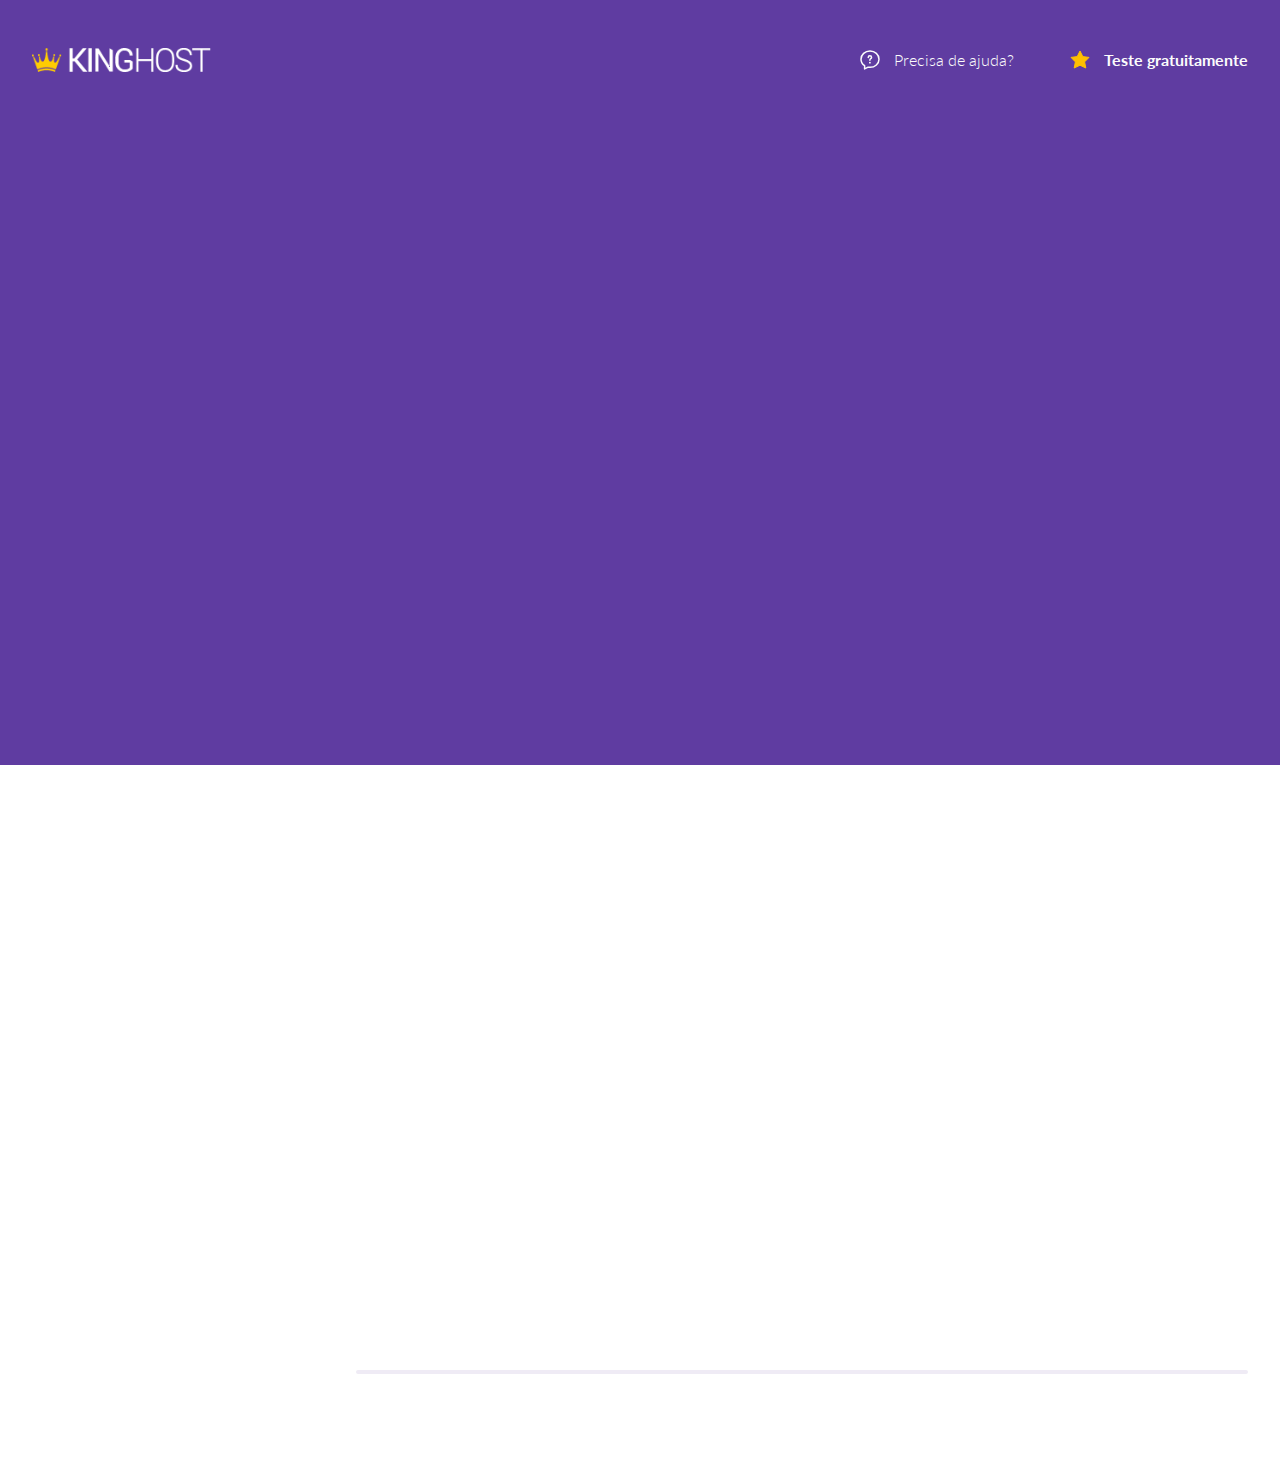
<file: 02-kinghost/version02/index.html>
<!DOCTYPE html>
<html lang="pt-br">

<head>
  <meta charset="UTF-8">
  <meta http-equiv="X-UA-Compatible" content="IE=edge">
  <meta name="viewport" content="width=device-width, initial-scale=1.0">
  <title>Kinghost</title>

  <link rel="shortcut icon" href="./img/favicon.png" type="image/x-icon">
  <link rel="preconnect" href="https://fonts.googleapis.com">
  <link rel="preconnect" href="https://fonts.gstatic.com" crossorigin>
  <link href="https://fonts.googleapis.com/css2?family=Lato:wght@300;400;700&amp;family=PT+Sans:wght@700&amp;display=swap&amp;_cacheOverride=1646025361583" rel="stylesheet">
  <link rel="stylesheet" href="./css/main.css">
</head>

<body>
  <header class="header">
    <div class="container">
      <a href="#" class="header-logo"><img src="./img/logo.svg" alt="Logo da empresa"></a>

      <nav class="header-nav">
        <ul>
          <li>
            <a href="#">
              <img src="./img/icon-help.svg" alt="Icone de ajuda">
              <span>Precisa de ajuda?</span>
            </a>
          </li>
          <li>
            <a href="#">
              <img src="./img/icon-star.svg" alt="Icone de uma estrela">
              <span>Teste gratuitamente</span>
            </a>
          </li>
        </ul>
      </nav>
    </div>
  </header>

  <main class="hero">
    <div class="container">
      <div class="hero-left" data-animation-type="revelation-fadeRight">
        <h1>Ferramenta de e-mail marketing perfeita para sua empresa!</h1>
        <p>Aproveite o potencial do e-mail marketing para ganhar vendas e fortalecer seu relacionamento com clientes.</p>
        <button>Teste gratuitamente</button>

        <a href="#resources">
          <div>
            <img src="./img/icon-arrow.svg" alt="Icone de uma seta indicadora">
          </div>
          <span>Conheça os recursos</span>
        </a>
      </div>

      <div class="hero-right" data-animation-type="zoomIn">
        <img src="./img/ilustra.svg" alt="Icone de um dashboard">
      </div>
    </div>
  </main>

  <section class="resources" id="resources" data-animation="scroll">
    <div class="container">
      <div class="resources-top" data-animation-type="revelation-fadeUp">
        <h2>Conheça os recursos da ferramenta de e-mail marketing KingHost</h2>
        <p>Mais de <span>5.000 empresas</span> que utilizam ✌️</p>
      </div>

      <div class="resources-main">
        <ul>
          <li>
            <div class="box-info edit" data-animation-type="revelation-fadeRight">
              <div class="box-info-icon">
                <img src="./img/icone-alcance.svg" alt="">
              </div>
              <div class="box-info-subject">
                <strong>Alcance mais</strong>
              </div>
              <div class="box-info-text">
                <p>Aumente o tráfego do seu site e suas vendas utilizando o e-mail marketing.</p>
              </div>
            </div>
          </li>
          <li>
            <div class="box-info" data-animation-type="revelation-fadeLeft">
              <div class="box-info-icon">
                <img src="./img/icone-gaste-menos.svg" alt="">
              </div>
              <div class="box-info-subject">
                <strong>Gaste menos</strong>
              </div>
              <div class="box-info-text">
                <p>Com a ferramenta você faz envios em massa, gastando menos de R$ 0,01 por mensagem!</p>
              </div>
            </div>
          </li>
          <li>
            <div class="box-info" data-animation-type="revelation-fadeLeft">
              <div class="box-info-icon">
                <img src="./img/icone-autonomia.svg" alt="">
              </div>
              <div class="box-info-subject">
                <strong>Autonomia e resultado</strong>
              </div>
              <div class="box-info-text">
                <p>Crie listas de contatos, campanhas e ainda analise o resultado de cada envio.</p>
              </div>
            </div>
          </li>
          <li>
            <div class="box-info" data-animation-type="revelation-fadeLeft">
              <div class="box-info-icon">
                <img src="./img/icon-templates.svg" alt="">
              </div>
              <div class="box-info-subject">
                <strong>Templates King</strong>
              </div>
              <div class="box-info-text">
                <p>Modelos prontos para cada tipo de e-mail: newsletter, lançamento, campanha de vendas e outros.</p>
              </div>
            </div>
          </li>
        </ul>
      </div>
    </div>
  </section>

  <script src="./js/script.js"></script>
</body>

</html>
</file>
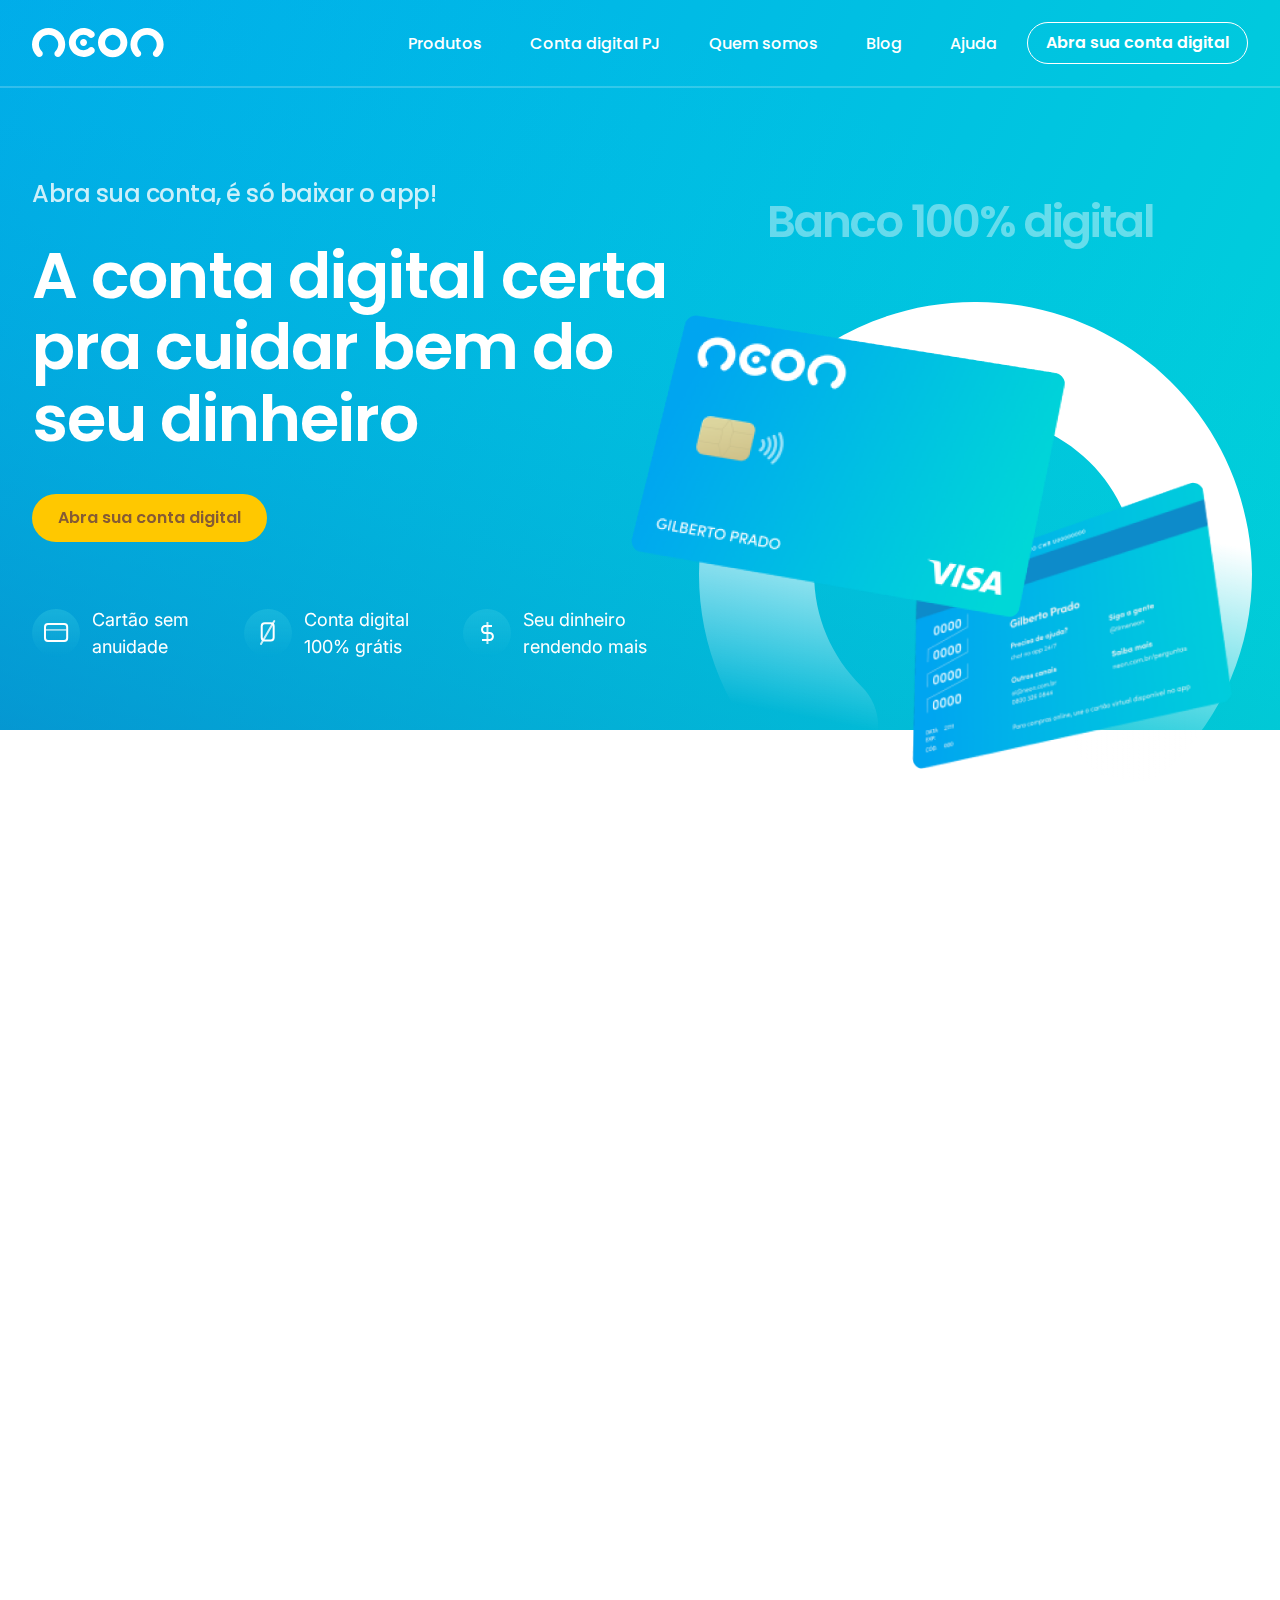
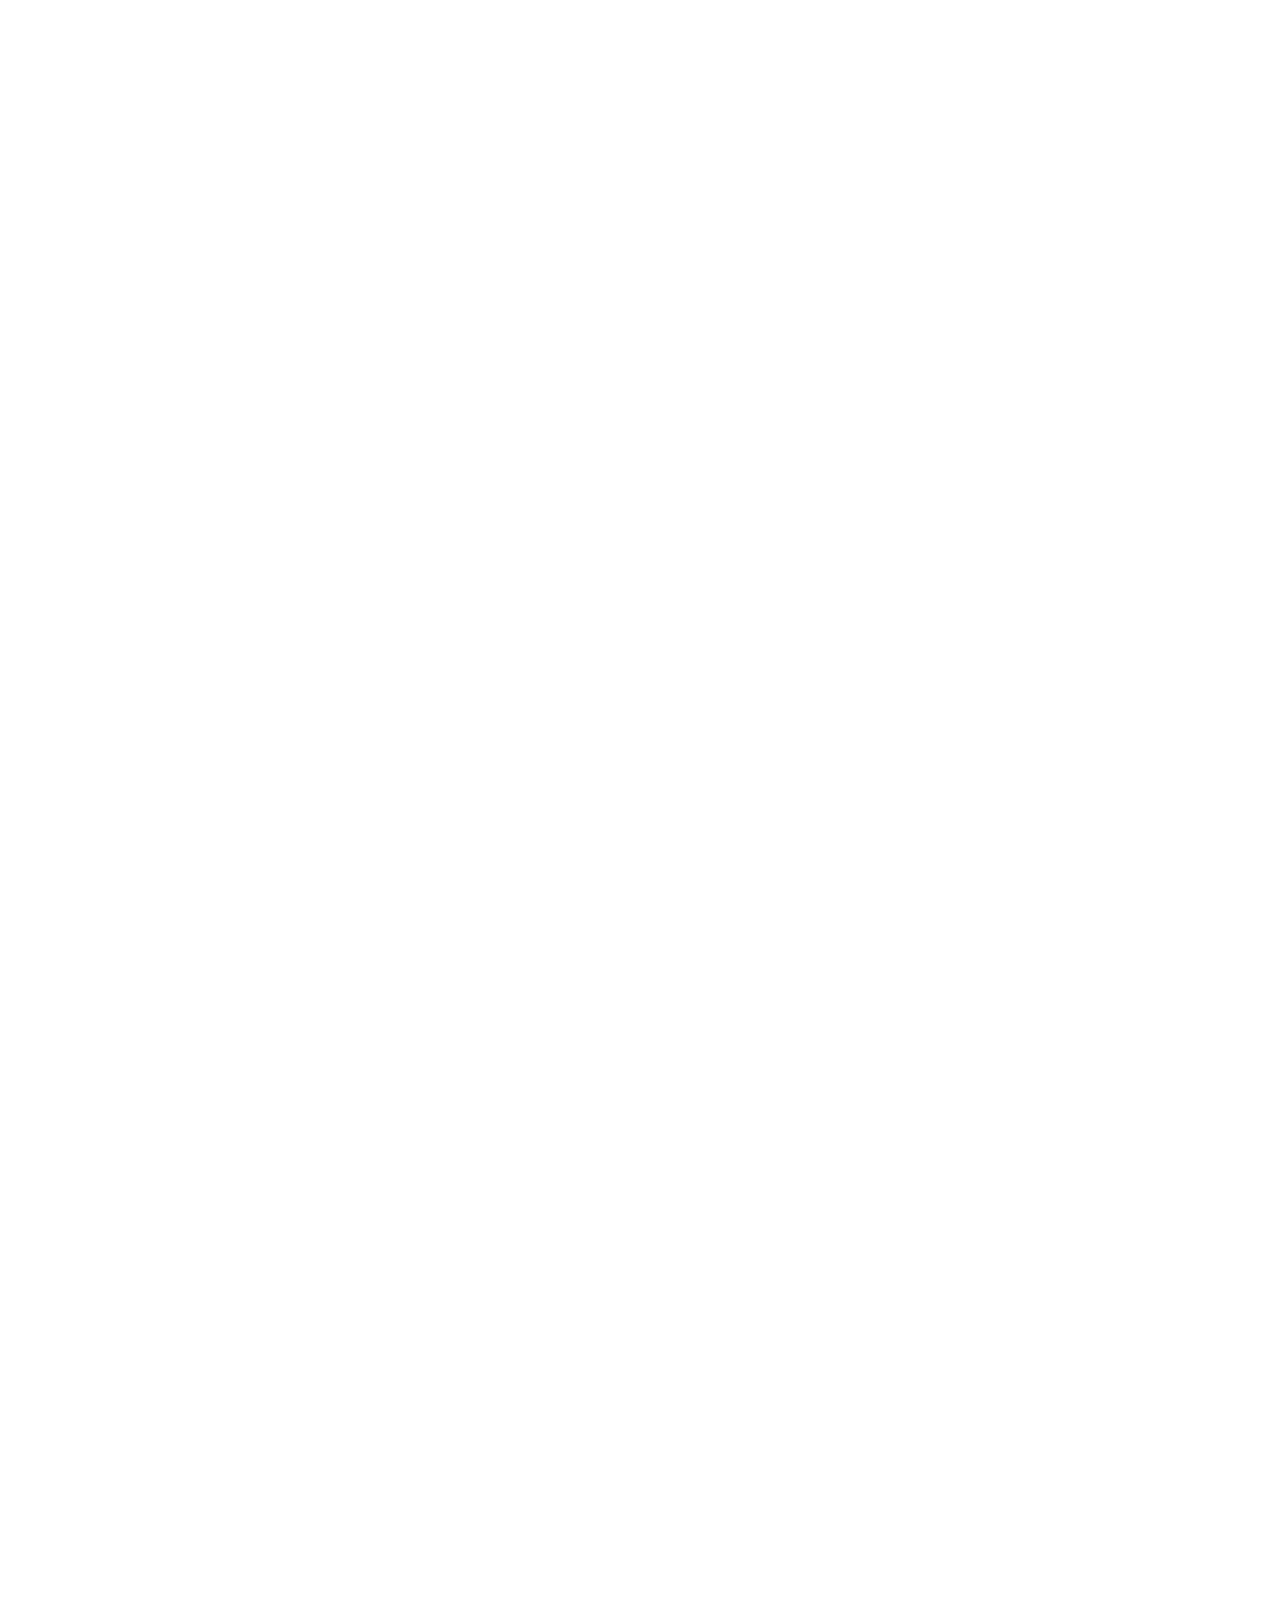
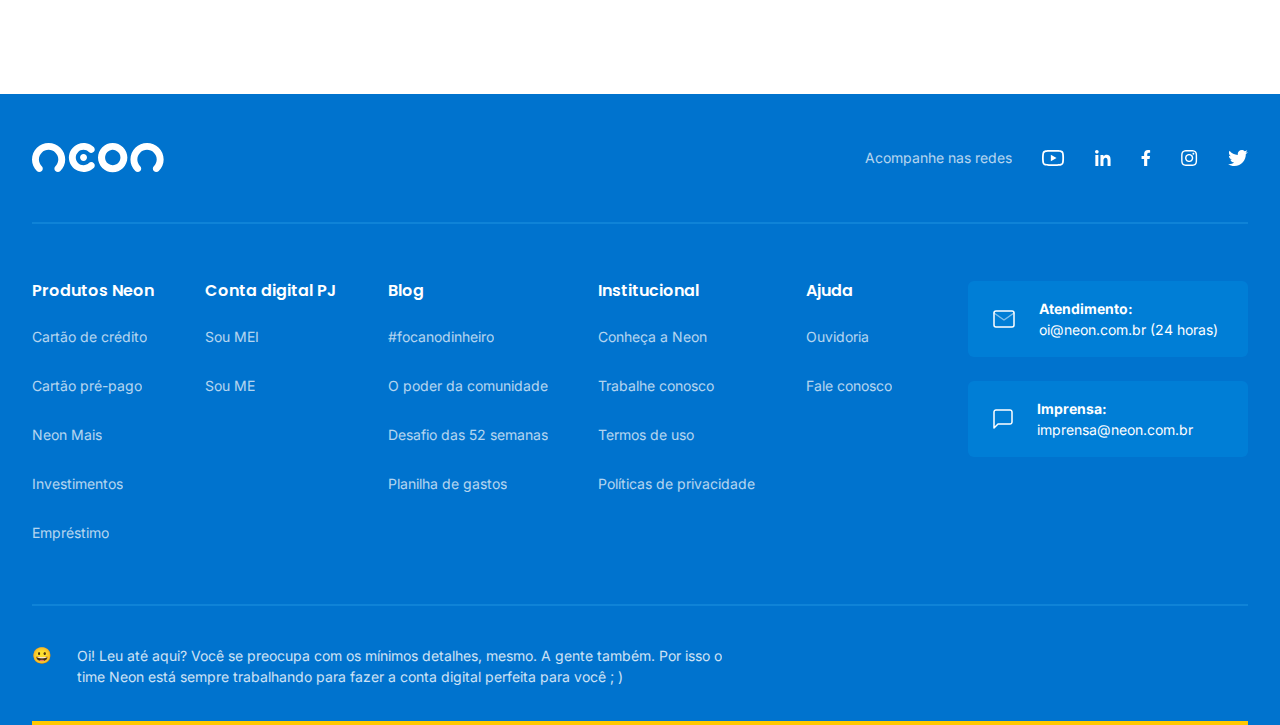
<file: 03-neon/version01/index.html>
<!DOCTYPE html>
<html lang="pt-br">

<head>
  <meta charset="UTF-8">
  <meta http-equiv="X-UA-Compatible" content="IE=edge">
  <meta name="viewport" content="width=device-width, initial-scale=1.0">

  <link rel="preconnect" href="https://fonts.googleapis.com">
  <link rel="preconnect" href="https://fonts.gstatic.com" crossorigin>
  <link href="https://fonts.googleapis.com/css2?family=Inter&family=Poppins:wght@400;600;700&display=swap" rel="stylesheet">
  <link rel="stylesheet" href="https://unpkg.com/swiper@8/swiper-bundle.min.css" />
  <link rel="stylesheet" href="./css/global.css">
  <link rel="stylesheet" href="./css/pages/home.css">
  <link rel="stylesheet" href="https://unpkg.com/aos@next/dist/aos.css" />

  <title>Landing Page NEON</title>
</head>

<body>
  <header class="header" data-header>
    <div class="container">
      <a href="#" class="header-logo"></a>

      <nav>
        <ul data-mobile="menu">
          <li><a href="#">Produtos</a></li>
          <li><a href="#">Conta digital PJ</a></li>
          <li><a href="#">Quem somos</a></li>
          <li><a href="#">Blog</a></li>
          <li><a href="#">Ajuda</a></li>
          <!-- MOBILE -->
          <li class="mobile-sm"><button class="outline-transparent">Abra sua conta digital</button></li>
          <li class="mobile">
            <button class="btn-close" data-mobile="btn-close">
              <span></span>
              <span></span>
              <span></span>
            </button>
          </li>
          <!--/ MOBILE -->
        </ul>
        <button class="outline-transparent">Abra sua conta digital</button>

        <!-- MOBILE -->
        <a href="#" class="header-btn-mobile" data-mobile="btn-open">
          <img src="./img/btn-mobile.svg" alt="Botão Mobile">
        </a>
        <!--/ MOBILE -->
      </nav>
    </div>
  </header>

  <div class="hero">
    <div class="container">
      <div class="hero-left" data-aos="fade-right">
        <h3> Abra sua conta, é só baixar o app!</h3>
        <h1>A conta digital certa pra cuidar bem do seu dinheiro</h1>
        <button>Abra sua conta digital</button>

        <ul class="hero-left-list">
          <li>
            <div class="icon">
              <img src="./img/icon-anuidade.svg" alt="Icone de um cartão">
            </div>
            <span>Cartão sem<br /> anuidade</span>
          </li>
          <li>
            <div class="icon">
              <img src="./img/icon-conta-digital.svg" alt="Icone de um cartão">
            </div>
            <span>Conta digital<br /> 100% grátis</span>
          </li>
          <li>
            <div class="icon">
              <img src="./img/icon-dinheiro.svg" alt="Icone de um cifrão">
            </div>
            <span>Seu dinheiro<br /> rendendo mais</span>
          </li>
        </ul>
      </div>
      <div class="hero-right">
        <div data-aos="fade-left">
          <h2>Banco 100% digital</h2>
        </div>
        <div class="hero-right-illustrations" data-aos="zoom-in">
          <img src="./img/card-neon-front.png" alt="Cartão no lado frontal">
          <img src="./img/card-neon-back.png" alt="Cartão no lado verso">
          <img src="./img/circle-cards-neon.svg" alt="Ilustração de um circulo">
        </div>
      </div>
    </div>
  </div>

  <div class="features">
    <div class="container">
      <div class="features-left">
        <div class="features-left-mockup">
          <img src="./img/mockup.svg" alt="" data-aos="flip-left">
          <img src="./img/circle-mockup.svg" alt="" data-aos="fade-right">
        </div>
        <div class="features-left-app" data-aos="fade-up">
          <div class="features-left-app-icon">
            <img src="./img/icon-neon.svg" alt="Icone do app da Neon">
          </div>

          <h3>Baixe nosso app</h3>
          <p>Que tal abrir uma conta digital para ver como a gente faz a sua vida muito mais simples?</p>

          <div class="features-left-app-download">
            <a href="#">
              <img src="./img/apple-store.svg" alt="Icone para baixar o app na Apple Store">
            </a>

            <a href="#">
              <img src="./img/google-play.svg" alt="Icone para baixar o app no Google Play">
            </a>
          </div>
        </div>
      </div>

      <div class="features-right">
        <div class="features-right-infos" data-aos="fade-left">
          <h2>Resolva sua vida direto pelo app Neon!</h2>
          <ul>
            <li>
              <img src="./img/icon-cartao-credito.svg" alt="">
              <div>
                <h3>Cartão de crédito sem anuidade</h3>
                <p>Conta digital com cartão de crédito sem anuidade e sem complicação</p>
              </div>
              <a href="#">
                <img src="./img/arrow-right.svg" alt="Icone de uma seta indicadora">
              </a>
            </li>
            <li>
              <img src="./img/icon-taxas.svg" alt="">
              <div>
                <h3>Sem taxas</h3>
                <p>Transferências, boletos de depósito e outros serviços gratuitos</p>
              </div>
              <a href="#">
                <img src="./img/arrow-right.svg" alt="Icone de uma seta indicadora">
              </a>
            </li>
            <li>
              <img src="./img/icon-investimentos.svg" alt="">
              <div>
                <h3>Mais investimentos</h3>
                <p>Rendem mais que a poupança e você resgata quando quiser</p>
              </div>
              <a href="#">
                <img src="./img/arrow-right.svg" alt="Icone de uma seta indicadora">
              </a>
            </li>
          </ul>
          <a href="#">Conheça outros produtos</a>
        </div>
        <div class="features-right-account" data-aos="fade-left">
          <div class="features-right-account-box">
            <div>
              <h2>Neon Pejota</h2>
              <h3>Contas digitais PJ gratuitas para decolar seu negócio!</h3>
              <p>As melhores contas para fazer pagamentos, compras e receber dos seus clientes.</p>

              <div class="features-right-account-box-btns">
                <button>Sou MEI</button>
                <button>Sou ME</button>
              </div>
            </div>
            <img src="./img/cartao-neon.png" alt="Icone do cartão Neon">
          </div>
        </div>
      </div>
    </div>
  </div>

  <div class="testimonial">
    <div class="container">
      <div class="testimonial-top" data-aos="fade-right">
        <h2>
          <span>Prático, fácil, moderno</span>
          Você resolve tudo sem estresse 😊
        </h2>

        <div class="swiper-pagination"></div>
      </div>
      <div class="testimonial-main" data-aos="fade-up">
        <div class="swiper-wrapper">
          <div class="swiper-slide">
            <div class="testimonial-item">
              <div class="testimonial-item-user">
                <strong>@marciogurka</strong>
                <a href="#">
                  <img src="./img/icon-twitter.svg" alt="Icone do twitter">
                </a>
              </div>
              <p>Valeu @banconenon! Linda embalagem e o cartão tbm é lindo! Muito amor por esse banco #bancoNeon</p>
            </div>
          </div>
          <div class="swiper-slide">
            <div class="testimonial-item">
              <div class="testimonial-item-user">
                <strong>@kleriene18</strong>
                <a href="#">
                  <img src="./img/icon-twitter.svg" alt="Icone do twitter">
                </a>
              </div>
              <p>Eu uso o Neon pra render o pouquinho que eu tenho. Como disse minha amiga Bruna, um dia eu abro o app de novo e PA: tô rica.</p>
            </div>
          </div>
          <div class="swiper-slide">
            <div class="testimonial-item">
              <div class="testimonial-item-user">
                <strong>@mzltweet</strong>
                <a href="#">
                  <img src="./img/icon-twitter.svg" alt="Icone do twitter">
                </a>
              </div>
              <p> Só por ter um cartão virtual com bloqueio fácil no app, já ganha e muito na segurançã pro cliente.</p>
            </div>
          </div>
          <div class="swiper-slide">
            <div class="testimonial-item">
              <div class="testimonial-item-user">
                <strong>@kleriene18</strong>
                <a href="#">
                  <img src="./img/icon-twitter.svg" alt="Icone do twitter">
                </a>
              </div>
              <p>Eu uso o Neon pra render o pouquinho que eu tenho. Como disse minha amiga Bruna, um dia eu abro o app de novo e PA: tô rica.</p>
            </div>
          </div>
          <div class="swiper-slide">
            <div class="testimonial-item">
              <div class="testimonial-item-user">
                <strong>@mzltweet</strong>
                <a href="#">
                  <img src="./img/icon-twitter.svg" alt="Icone do twitter">
                </a>
              </div>
              <p> Só por ter um cartão virtual com bloqueio fácil no app, já ganha e muito na segurançã pro cliente.</p>
            </div>
          </div>
        </div>
      </div>
    </div>
  </div>

  <div class="digital-account">
    <div class="container">
      <div class="digital-account-left" data-aos="fade-right">
        <h2>
          <span>Aproveite</span>
          Domine o seu dinheiro com uma conta 100% digital
        </h2>

        <ul class="digital-account-left-list">
          <li>
            <div class="digital-account-left-list-icon">
              <img src="./img/icon-cartao-internacional.svg" alt="">
            </div>
            <div class="digital-account-left-list-text">
              <h4>Cartão visa internacional</h4>
              <p>Tenha facilidades e benefícios para o seu dia a dia.</p>
            </div>
          </li>
          <li>
            <div class="digital-account-left-list-icon">
              <img src="./img/icon-taxa-zero.svg" alt="">
            </div>
            <div class="digital-account-left-list-text">
              <h4>Zero mensalidade e anuidade</h4>
              <p>Não gaste grana pagando taxas desnecessárias. </p>
            </div>
          </li>
          <li>
            <div class="digital-account-left-list-icon">
              <img src="./img/icon-dinheiro.svg" alt="">
            </div>
            <div class="digital-account-left-list-text">
              <h4>Investimento que rende mais que a poupança</h4>
              <p>Invista o seu dinheiro de maneira mais rentável.</p>
            </div>
          </li>
        </ul>

        <button>Abra sua conta digital</button>
      </div>
      <div class="digital-account-right">
        <img src="./img/mockup-01.svg" alt="" data-aos="fade-up">
        <img src="./img/mockup-02.png" alt="" data-aos="fade-down">
        <img src="./img/circle-conta-digital.svg" alt="" data-aos="zoom-in">
      </div>
    </div>
  </div>

  <footer class="footer">
    <div class="container">
      <div class="footer-top">
        <a href="#">
          <img src="./img/logo.svg" alt="Logo da Neon">
        </a>

        <div class="footer-top-network">
          <span>Acompanhe nas redes</span>
          <ul>
            <li>
              <a href="#"><img src="./img/youtube.svg" alt="Icone do youtube"></a>
            </li>
            <li>
              <a href="#"><img src="./img/linkedin.svg" alt="Icone do linkedin"></a>
            </li>
            <li>
              <a href="#"><img src="./img/facebook.svg" alt="Icone do facebook"></a>
            </li>
            <li>
              <a href="#"><img src="./img/instagram.svg" alt="Icone do instagram"></a>
            </li>
            <li>
              <a href="#"><img src="./img/twitter-white.svg" alt="Icone do twitter"></a>
            </li>
          </ul>
        </div>
      </div>
      <div class="footer-main">
        <div class="footer-main-left">
          <div class="footer-main-left-item">
            <strong>Produtos Neon</strong>
            <ul>
              <li><a href="#">Cartão de crédito</a></li>
              <li><a href="#">Cartão pré-pago</a></li>
              <li><a href="#">Neon Mais</a></li>
              <li><a href="#">Investimentos</a></li>
              <li><a href="#">Empréstimo</a></li>
            </ul>
          </div>
          <div class="footer-main-left-item">
            <strong>Conta digital PJ</strong>
            <ul>
              <li><a href="#">Sou MEI</a></li>
              <li><a href="#">Sou ME</a></li>
            </ul>
          </div>
          <div class="footer-main-left-item">
            <strong>Blog</strong>
            <ul>
              <li><a href="#">#focanodinheiro</a></li>
              <li><a href="#">O poder da comunidade</a></li>
              <li><a href="#">Desafio das 52 semanas</a></li>
              <li><a href="#">Planilha de gastos</a></li>
            </ul>
          </div>
          <div class="footer-main-left-item">
            <strong>Institucional</strong>
            <ul>
              <li><a href="#">Conheça a Neon</a></li>
              <li><a href="#">Trabalhe conosco</a></li>
              <li><a href="#">Termos de uso</a></li>
              <li><a href="#">Políticas de privacidade</a></li>
            </ul>
          </div>
          <div class="footer-main-left-item">
            <strong>Ajuda</strong>
            <ul>
              <li><a href="#">Ouvidoria</a></li>
              <li><a href="#">Fale conosco</a></li>
            </ul>
          </div>
        </div>
        <div class="footer-main-right">
          <div class="footer-main-right-info">
            <img src="./img/envelope.svg" alt="Icone de um envelope">
            <div>
              <strong>Atendimento:</strong>
              <span>oi@neon.com.br (24 horas)</span>
            </div>
          </div>
          <div class="footer-main-right-info">
            <img src="./img/chat.svg" alt="Icone de um chat">
            <div>
              <strong>Imprensa:</strong>
              <span>imprensa@neon.com.br</span>
            </div>
          </div>
        </div>
      </div>
      <div class="footer-bottom">
        <div class="footer-bottom-icon">
          😀
        </div>
        <p>Oi! Leu até aqui? Você se preocupa com os mínimos detalhes, mesmo. A gente também. Por isso o time Neon está sempre trabalhando para fazer a conta digital perfeita para você ; )</p>
      </div>
    </div>
  </footer>

  <script src="https://unpkg.com/swiper@8/swiper-bundle.min.js"></script>
  <script src="https://unpkg.com/aos@next/dist/aos.js"></script>

  <script>
    var swiper = new Swiper(".testimonial-main", {
      slidesPerView: 1.3,
      spaceBetween: 16,
      pagination: {
        el: ".swiper-pagination",
        clickable: true,
      },
      breakpoints: {
        600: {
          slidesPerView: 2.3,
        },
        768: {
          slidesPerView: 2.3,
        },
        1080: {
          slidesPerView: 3,
          spaceBetween: 32,
        },
      },
    });

    AOS.init({
      duration: 1000,
      once: true
    });
  </script>

  <script src="./js/script.js"></script>
</body>

</html>
</file>
<file: 03-neon/css/global.css>
*,
*::after,
*::before {
  border: none;
  box-sizing: border-box;
  margin: 0;
  padding: 0;
  font-family: "Inter", sans-serif;
  font-size: 1.6rem;
}

html,
body {
  overflow-x: hidden;
}

html {
  font-size: 62.5%;
}

p {
  color: #5f5c6b;
  font-size: 1.8rem;
  line-height: 150%;
}

a {
  color: #0073ce;
  font-family: "Poppins", sans-serif;
  text-decoration: none;
  transition: 0.3s;
}

a:hover {
  color: #ffc800 !important;
}

ul {
  list-style: none;
}

img {
  display: block;
  max-width: 100%;
}

button {
  border: none;
  cursor: pointer;
  font-family: "Poppins", sans-serif;
  line-height: 100%;
}

.container {
  margin: 0 auto;
  max-width: calc(121.6rem + 3rem);
  padding: 0 1.5rem;
  width: 100%;
}

button {
  border-radius: 12.2rem;
  display: inline-block;
  font-size: 1.6rem;
  font-weight: 600;
  background-color: #ffc800;
  color: #855b35;
  padding: 1.6rem 2.6rem;
  transition: background-color 0.3s;
}

button:hover {
  background-color: #ffdc5c;
}

button.outline {
  background-color: transparent;
  border: 1px solid #00a5f0;
  color: #00a5f0;
  transition: 0.3s;
}

button.outline:hover {
  background-color: #00a5f0;
  color: #fff;
}

button.outline-transparent {
  background-color: transparent;
  border: 1px solid #fff;
  color: #fff;
}

button.outline-transparent:hover {
  background-color: #fff;
  color: #00d7d7;
}

h1,
h2,
h3,
h4 {
  color: #33303e;
  font-family: "Poppins", sans-serif;
}

h1,
h2 {
  letter-spacing: -1px;
  line-height: 112%;
}

h3,
h4 {
  letter-spacing: -0.5px;
}

h1 {
  font-size: 6.4rem;
  font-weight: 600;
}

@media (max-width: 1080px) {
  h1 {
    font-size: 4.8rem;
    padding-right: 6rem;
  }
}

@media (max-width: 680px) {
  h1 {
    font-size: 3.8rem;
  }
}

@media (max-width: 600px) {
  h1 {
    font-size: 3.2rem;
  }
}

h2 {
  font-weight: bold;
  font-size: 4rem;
}

h3 {
  font-size: 2.4rem;
  font-weight: 500;
  line-height: 150%;
}

h4 {
  font-size: 2rem;
  font-weight: 500;
  line-height: 112%;
}

.header {
  border-bottom: 2px solid rgba(255, 255, 255, 0.2);
  display: flex;
  height: 8.8rem;
  left: 0;
  position: absolute;
  top: 0;
  width: 100%;
}

@media (max-width: 480px) {
  .header {
    height: 7.3rem;
  }
}

@media (max-width: 768px) {
  .header-logo {
    max-width: 10.8rem;
  }
}

.header-btn-mobile {
  display: none;
  margin-left: 4rem;
}

@media (max-width: 991px) {
  .header-btn-mobile {
    display: block;
  }
}

@media (max-width: 600px) {
  .header-btn-mobile {
    margin-left: 2rem;
  }
}

.header .container {
  align-items: center;
  display: flex;
  justify-content: space-between;
}

.header nav,
.header nav ul {
  align-items: center;
  display: flex;
  justify-content: space-between;
}

.header nav ul {
  margin-right: 5.9rem;
}

@media (max-width: 1200px) {
  .header nav ul {
    margin-right: 3rem;
  }
}

@media (max-width: 991px) {
  .header nav ul {
    display: none;
  }
}

.header nav ul li:not(:first-child) {
  margin-left: 4.8rem;
}

@media (max-width: 1200px) {
  .header nav ul li:not(:first-child) {
    margin-left: 3.5rem;
  }
}

.header nav ul a {
  font-weight: 500;
  color: #fff;
  line-height: 125%;
}

.header nav button {
  line-height: 125%;
  padding: 1rem 1.8rem;
}

@media (max-width: 480px) {
  .header nav button {
    display: none;
  }
}

.testimonial-item {
  background-color: rgba(241, 240, 245, 0.55);
  border-radius: 0.8rem;
  max-width: 38.4rem;
  height: 20.9rem;
  padding: 3.7rem 3.2rem 2.3rem;
  width: 100%;
}

.testimonial-item-user {
  align-items: center;
  display: flex;
  justify-content: space-between;
  margin-bottom: 2.1rem;
}

.testimonial-item-user strong {
  color: #4e4b59;
  font-family: "Poppins", sans-serif;
  font-size: 1.8rem;
  font-weight: 600;
  letter-spacing: -1px;
  line-height: 112%;
}

.footer {
  background-color: #0073ce;
}

.footer-top {
  align-items: center;
  display: flex;
  justify-content: space-between;
  border-bottom: 2px rgba(73, 197, 253, 0.2) solid;
  padding: 4.9rem 0;
}

.footer-top-network,
.footer-top-network ul {
  align-items: center;
  display: flex;
}

.footer-top-network span {
  color: #fff;
  font-size: 1.4rem;
  line-height: 125%;
  margin-right: 3rem;
  opacity: 0.7;
}

.footer-top-network ul li:not(:first-child) {
  margin-left: 3rem;
}

.footer-main {
  display: flex;
  justify-content: space-between;
  border-bottom: 2px rgba(73, 197, 253, 0.2) solid;
  column-gap: 3.2rem;
  padding: 5.7rem 0 6.2rem;
}

.footer-main-left {
  display: flex;
  justify-content: space-between;
  column-gap: 3.2rem;
  max-width: 86rem;
  width: 100%;
}

.footer-main-left-item strong {
  color: #fff;
  display: block;
  font-family: "Poppins", sans-serif;
  font-size: 1.6rem;
  font-weight: 600;
  line-height: 125%;
  margin-bottom: 2.5rem;
}

.footer-main-left-item li:not(:first-child) {
  margin-top: 2.9rem;
}

.footer-main-left-item li a {
  color: #fff;
  font-family: "Inter", sans-serif;
  font-size: 1.4rem;
  font-weight: 400;
  line-height: 1.7rem;
  opacity: 0.7;
}

.footer-main-left-item li a:hover {
  opacity: 1;
}

.footer-main-right {
  max-width: 28rem;
  width: 100%;
}

.footer-main-right-info {
  align-items: center;
  display: flex;
  background-color: rgba(0, 165, 240, 0.23);
  border-radius: 6px;
  padding: 1.7rem 1.5rem 1.7rem 2.5rem;
}

.footer-main-right-info img {
  margin-right: 2.4rem;
}

.footer-main-right-info div strong {
  color: #fff;
  display: block;
  font-size: 1.4rem;
  font-weight: bold;
  line-height: 150%;
}

.footer-main-right-info div span {
  font-size: 1.4rem;
  line-height: 150%;
  color: #fff;
}

.footer-main-right-info + .footer-main-right-info {
  margin-top: 2.4rem;
}

.footer-bottom {
  display: flex;
  border-bottom: 4px #ffc800 solid;
  padding: 3.9rem 0 3.4rem;
}

.footer-bottom-icon {
  margin-right: 2.5rem;
}

.footer-bottom p {
  color: #fff;
  font-size: 1.4rem;
  line-height: 150%;
  opacity: 0.8;
  max-width: 66rem;
}
</file>
<file: 03-neon/css/pages/home.css>
.hero {
  background: url(../../img/bg-hero.svg) no-repeat center center;
  height: 78.6rem;
  padding-top: calc(9.2rem + 8.8rem);
}

@media (max-width: 1366px) {
  .hero {
    height: 73rem;
  }
}

@media (max-width: 1080px) {
  .hero {
    height: 63rem;
    padding-top: calc(5.5rem + 8.8rem);
  }
}

@media (max-width: 991px) {
  .hero {
    background-size: cover;
    height: 89.1rem;
    padding-top: calc(6.2rem + 8.8rem);
  }
}

@media (max-width: 480px) {
  .hero {
    height: 739px;
    padding-top: calc(5.1rem + 7.3rem);
  }
}

.hero .container {
  display: flex;
  grid-gap: 32px;
}

@media (max-width: 991px) {
  .hero .container {
    grid-row-gap: 4.5rem;
    flex-direction: column;
  }
}

.hero-left {
  max-width: 68.3rem;
}

@media (max-width: 1200px) {
  .hero-left {
    max-width: 66rem;
  }
}

@media (max-width: 1080px) {
  .hero-left {
    max-width: 59rem;
  }
}

@media (max-width: 991px) {
  .hero-left {
    align-items: center;
    display: flex;
    flex-direction: column;
    max-width: 100%;
  }
}

.hero-left h3 {
  color: #fff;
  opacity: 0.8;
  line-height: 120%;
  margin-bottom: 3.1rem;
}

@media (max-width: 991px) {
  .hero-left h3 {
    font-size: 1.8rem;
    margin-bottom: 2.4rem;
    text-align: center;
  }
}

@media (max-width: 480px) {
  .hero-left h3 {
    font-size: 1.6rem;
    margin-bottom: 1.5rem;
  }
}

.hero-left h1 {
  color: #fff;
  margin-bottom: 3.9rem;
}

@media (max-width: 991px) {
  .hero-left h1 {
    margin-bottom: 2.6rem;
    max-width: 68.5rem;
    padding-right: 0;
    text-align: center;
  }
}

@media (max-width: 480px) {
  .hero-left h1 {
    margin-bottom: 3.7rem;
  }
}

.hero-left-list {
  align-items: center;
  display: flex;
  justify-content: space-between;
  margin-top: 6.4rem;
  max-width: 61.5rem;
}

@media (max-width: 1200px) {
  .hero-left-list {
    max-width: 57rem;
  }
}

@media (max-width: 1080px) {
  .hero-left-list {
    max-width: 50rem;
  }
}

@media (max-width: 991px) {
  .hero-left-list {
    margin-top: 3.9rem;
    max-width: 58.8rem;
    width: 100%;
  }
}

@media (max-width: 600px) {
  .hero-left-list {
    flex-direction: column;
    max-width: 100%;
  }
}

.hero-left-list li {
  align-items: center;
  display: flex;
  max-width: 62.1rem;
}

@media (max-width: 480px) {
  .hero-left-list li:not(:first-child) {
    margin-top: 1rem;
  }
}

.hero-left-list li .icon {
  align-items: center;
  display: flex;
  justify-content: center;
  background: linear-gradient(
    180deg,
    rgba(53, 202, 226, 0.4) 0%,
    rgba(53, 202, 226, 0) 100%
  );
  border-radius: 50%;
  height: 4.8rem;
  width: 4.8rem;
}

@media (max-width: 991px) {
  .hero-left-list li .icon {
    height: 4.3rem;
    width: 4.3rem;
  }
}

@media (max-width: 480px) {
  .hero-left-list li .icon {
    background: transparent;
    height: 3rem;
    width: 1.8rem;
  }
}

.hero-left-list li span {
  color: #fff;
  font-size: 1.8rem;
  line-height: 150%;
  margin-left: 1.2rem;
  max-width: 12.7rem;
}

@media (max-width: 1080px) {
  .hero-left-list li span {
    font-size: 1.6rem;
  }
}

@media (max-width: 600px) {
  .hero-left-list li span {
    max-width: 100%;
    min-width: 21rem;
  }
}

@media (max-width: 480px) {
  .hero-left-list li span {
    margin-left: 1.8rem;
  }
}

@media (max-width: 600px) {
  .hero-left-list li span br {
    display: none;
  }
}

.hero-right {
  margin-right: -20.5rem;
  width: 100%;
}

@media (max-width: 1366px) {
  .hero-right {
    margin-right: -10rem;
  }
}

@media (max-width: 1200px) {
  .hero-right {
    margin-right: -15rem;
  }
}

.hero-right h2 {
  color: #fff;
  display: block;
  font-size: 5.6rem;
  font-weight: 600;
  letter-spacing: -2px;
  line-height: 8.4rem;
  margin-bottom: 6.7rem;
  margin-right: -25px;
  opacity: 0.4;
  position: relative;
  right: -58px;
}

@media (max-width: 1366px) {
  .hero-right h2 {
    font-size: 4.5rem;
    margin-bottom: 1rem;
    padding-left: 2rem;
    right: 0;
  }
}

@media (max-width: 1200px) {
  .hero-right h2 {
    font-size: 4rem;
    right: 4rem;
  }
}

@media (max-width: 991px) {
  .hero-right h2 {
    margin-bottom: 2rem;
    margin-right: 0;
    padding-left: 0;
    right: 0;
    text-align: center;
  }
}

@media (max-width: 600px) {
  .hero-right h2 {
    display: none;
  }
}

.hero-right-illustrations {
  height: 54.1rem;
  max-width: 70.6rem;
  position: relative;
  margin-left: -3.6rem;
  margin-bottom: -7.8rem;
  width: 100%;
}

@media (max-width: 1366px) {
  .hero-right-illustrations {
    margin-left: -1.6rem;
  }
}

@media (max-width: 1080px) {
  .hero-right-illustrations {
    max-width: 45rem;
  }
}

@media (max-width: 991px) {
  .hero-right-illustrations {
    height: 42.4rem;
    margin: 0 auto;
    max-width: 51.1rem;
  }
}

@media (max-width: 480px) {
  .hero-right-illustrations {
    height: 27.1rem;
    margin-left: 2rem;
    max-width: 31.7rem;
  }
}

.hero-right-illustrations img {
  position: absolute;
}

.hero-right-illustrations img:nth-child(1) {
  left: 0;
  top: 4.1rem;
  z-index: 3;
}

@media (max-width: 1366px) {
  .hero-right-illustrations img:nth-child(1) {
    left: -10rem;
  }
}

@media (max-width: 1200px) {
  .hero-right-illustrations img:nth-child(1) {
    max-width: 37rem;
    top: 5em;
  }
}

@media (max-width: 1080px) {
  .hero-right-illustrations img:nth-child(1) {
    left: -7rem;
    max-width: 34rem;
    top: 3em;
  }
}

@media (max-width: 991px) {
  .hero-right-illustrations img:nth-child(1) {
    left: -1rem;
    top: 1rem;
  }
}

@media (max-width: 600px) {
  .hero-right-illustrations img:nth-child(1) {
    top: 5rem;
  }
}

@media (max-width: 480px) {
  .hero-right-illustrations img:nth-child(1) {
    top: 2rem;
    width: 21.1rem;
  }
}

.hero-right-illustrations img:nth-child(2) {
  bottom: 4.6rem;
  right: 11.6rem;
  z-index: 2;
}

@media (max-width: 1366px) {
  .hero-right-illustrations img:nth-child(2) {
    max-width: 32rem;
    right: 10rem;
  }
}

@media (max-width: 1200px) {
  .hero-right-illustrations img:nth-child(2) {
    max-width: 31rem;
    right: 11rem;
  }
}

@media (max-width: 1080px) {
  .hero-right-illustrations img:nth-child(2) {
    bottom: 12rem;
    max-width: 27.4rem;
    right: 9rem;
  }
}

@media (max-width: 991px) {
  .hero-right-illustrations img:nth-child(2) {
    bottom: 7.6rem;
    right: 3rem;
  }
}

@media (max-width: 600px) {
  .hero-right-illustrations img:nth-child(2) {
    bottom: 2rem;
    right: 4rem;
  }
}

@media (max-width: 480px) {
  .hero-right-illustrations img:nth-child(2) {
    bottom: 3.3rem;
    max-width: 17rem;
    right: 2rem;
  }
}

.hero-right-illustrations img:nth-child(3) {
  right: 8rem;
  top: 2.8rem;
  z-index: 1;
}

@media (max-width: 1200px) {
  .hero-right-illustrations img:nth-child(3) {
    top: 6rem;
  }
}

@media (max-width: 1080px) {
  .hero-right-illustrations img:nth-child(3) {
    right: 5rem;
    top: 2rem;
  }
}

@media (max-width: 991px) {
  .hero-right-illustrations img:nth-child(3) {
    max-width: 43rem;
    right: 1.3rem;
    top: -2rem;
  }
}

@media (max-width: 600px) {
  .hero-right-illustrations img:nth-child(3) {
    top: 0;
  }
}

@media (max-width: 480px) {
  .hero-right-illustrations img:nth-child(3) {
    max-width: 26.7rem;
    right: 1rem;
  }
}

.features {
  padding-top: 12.9rem;
}

.features .container {
  display: flex;
  justify-content: space-between;
  column-gap: 3.2rem;
}

.features-left {
  max-width: 27.7rem;
  width: 100%;
}

.features-left-mockup {
  margin-bottom: 13rem;
  position: relative;
}

.features-left-mockup img:nth-child(1) {
  position: relative;
  z-index: 1;
}

.features-left-mockup img:nth-child(2) {
  left: -21.4rem;
  max-width: unset;
  position: absolute;
  top: 8.7rem;
}

.features-left-app {
  align-items: center;
  display: flex;
  flex-direction: column;
}

.features-left-app p {
  color: #5f5c6b;
  font-size: 1.6rem;
  text-align: center;
  opacity: 0.8;
}

.features-left-app-icon {
  margin-bottom: 3.6rem;
  position: relative;
}

.features-left-app-icon::before {
  content: '';
  display: block;
  background: url(../../img/points.svg) no-repeat;
  height: 83px;
  left: 50%;
  margin-top: -21px;
  position: absolute;
  top: -83px;
  transform: translateX(-50%);
  width: 5px;
}

.features-left-app-download {
  margin-top: 2.6rem;
}

.features-left-app-download a:not(:first-child) {
  display: block;
  margin-top: 1.3rem;
}

.features-right {
  max-width: 80rem;
  padding-top: 3rem;
  width: 100%;
}

.features-right-infos {
  margin-bottom: 14.4rem;
}

.features-right-infos h2 {
  margin-bottom: 1.6rem;
  max-width: 48.8rem;
}

.features-right-infos ul {
  margin-bottom: 3.2rem;
}

.features-right-infos ul li {
  align-items: flex-start;
  display: flex;
  border-bottom: 1px solid rgba(225, 224, 231, 0.9);
  height: 12.8rem;
  padding: 3.3rem 0 2.9rem;
}

.features-right-infos ul li div {
  margin-left: 4.3rem;
}

.features-right-infos ul li div h3 {
  color: #5f5c6b;
}

.features-right-infos ul li div p {
  color: #7a7786;
}

.features-right-infos > a {
  color: #0073ce;
  letter-spacing: -0.5px;
  line-height: 112%;
  position: relative;
}

.features-right-infos > a::after {
  content: '';
  background-color: #ffc800;
  display: inline-block;
  height: 3px;
  width: 10px;
  margin-left: 8px;
  position: absolute;
  bottom: 0;
}

.features-right-account {
  background: linear-gradient(100.52deg, #00a5f0 5.63%, #03e7e7 95.75%);
  border-radius: 12px;
}

.features-right-account-box {
  display: flex;
  position: relative;
  padding-left: 5.9rem;
  padding-top: 7.9rem;
  padding-bottom: 4rem;
}

.features-right-account-box > div {
  max-width: 34rem;
  width: 100%;
}

.features-right-account-box > div h2,
.features-right-account-box > div h3,
.features-right-account-box > div p {
  color: #fff;
}

.features-right-account-box > div h2 {
  margin-bottom: 1.1rem;
}

.features-right-account-box > div h3 {
  margin-bottom: 0.8rem;
}

.features-right-account-box > div p {
  font-size: 1.6rem;
}

.features-right-account-box > img {
  margin-right: -93px;
  margin-top: -40px;
  position: relative;
  right: -25px;
}

.features-right-account-box-btns {
  margin-top: 3.1rem;
}

.features-right-account-box-btns button {
  padding-left: 35px;
  padding-right: 35px;
}

.features-right-account-box-btns button:not(:first-child) {
  margin-left: 1.6rem;
}

.testimonial {
  padding-top: 13.4rem;
}

.testimonial-top {
  position: relative;
  margin-bottom: 4rem;
}

.testimonial-top h2 span {
  color: #c6c5ce;
  display: block;
  font-family: 'Poppins', sans-serif;
  font-weight: bold;
  font-size: 4rem;
  letter-spacing: -1px;
  line-height: 112%;
  margin-bottom: 1.4rem;
}

.testimonial-top .swiper-pagination {
  bottom: 1.5rem;
  left: unset;
  max-width: max-content;
  right: 0;
}

.testimonial-top .swiper-pagination-bullet {
  background-color: #ffdc5c;
  height: 7px;
  transition: 0.3s;
}

.testimonial-top .swiper-pagination-bullet-active {
  border-radius: 12px;
  background-color: #ffc800;
  width: 17.23px;
}

.testimonial-main {
  overflow: hidden;
}

.digital-account {
  padding-bottom: 8.6rem;
  padding-top: 13.4rem;
}

.digital-account .container {
  display: flex;
  justify-content: space-between;
  column-gap: 3.2rem;
}

.digital-account-left {
  max-width: 54.2rem;
}

.digital-account-left h2 {
  margin-bottom: 4.5rem;
}

.digital-account-left h2 span {
  color: #c6c5ce;
  display: block;
  font-family: 'Poppins', sans-serif;
  font-size: 4rem;
  font-weight: bold;
  line-height: 112%;
  letter-spacing: -1px;
  margin-bottom: 0.9rem;
  opacity: 0.8;
}

.digital-account-left-list {
  margin-bottom: 4.9rem;
}

.digital-account-left-list li {
  display: flex;
}

.digital-account-left-list li:not(:first-child) {
  margin-top: 3.7rem;
}

.digital-account-left-list-icon {
  align-items: center;
  display: flex;
  justify-content: center;
  background-color: #00d7d7;
  border-radius: 8px;
  height: 4.5rem;
  margin-right: 2.6rem;
  width: 4.5rem;
}

.digital-account-left-list-text h4 {
  color: #5f5c6b;
  margin-bottom: 0.4rem;
}

.digital-account-left-list-text p {
  color: #7a7786;
}

.digital-account-right {
  height: 59.8rem;
  left: calc(11.8rem - 3.2rem);
  margin-right: -6.9rem;
  max-width: 71.1rem;
  position: relative;
  width: 100%;
}

.digital-account-right img {
  position: absolute;
}

.digital-account-right img:nth-child(1) {
  left: 0.6rem;
  top: 7.8rem;
  z-index: 3;
}

.digital-account-right img:nth-child(2) {
  left: 25.8rem;
  top: 0.3rem;
  z-index: 2;
}

.digital-account-right img:nth-child(3) {
  z-index: 1;
  bottom: 0;
  right: 0;
}
</file>
<file: 01-wireframe/version01/css/variables.css>
:root {
  --brand-colors-pink: #f67acb;
  --gray-colors-100: #050110;
  --gray-colors-200: #1c1d1f;
  --gray-colors-300: #393c40;
  --gray-colors-400: #5c6066;
  --gray-colors-800: #f7f8fa;
  --white: #fff;

  --main-font: 'Inter', sans-serif;
  --second-font: 'Sora', sans-serif;
}
</file>
<file: 01-wireframe/version01/css/components.css>
/* BTN */
.btn {
  background: var(--brand-colors-pink);
  color: var(--gray-colors-100);
  display: inline-block;
  padding: 1.2rem 3.4rem;
  transition: transform 0.3s;

  font-family: var(--second-font);
  font-size: 1.6rem;
  font-weight: 600;
  letter-spacing: -0.01rem;
  line-height: 100%;
}

.btn:hover {
  transform: scale(1.05);
}

/* TITLES */
h1,
h2,
h3 {
  color: var(--white);
  font-family: var(--second-font);
  letter-spacing: -0.1rem;
  line-height: 125%;
}

h1 {
  color: var(--gray-colors-100);
  font-size: 4.8rem;
}

h2 {
  font-size: 3.2rem;
}

h3 {
  font-size: 2.4rem;
}
</file>
<file: 01-wireframe/version01/css/styles.css>
/* CONTAINER */
.container {
  margin: 0 auto;
  max-width: calc(121.6rem + 3rem);
  padding: 0 1.5rem;
  width: 100%;
}

/* HEADER */
.header {
  background-color: var(--gray-colors-800);
  display: flex;
  height: 8.8rem;
  position: fixed;
  width: 100%;
  z-index: 999;
}

.header .container {
  align-items: center;
  display: flex;
  justify-content: space-between;
}

.header-nav {
  display: flex;
}

.header-nav ul {
  align-items: center;
  display: flex;
  margin-right: 3.2rem;
}

.header-nav ul li + li {
  margin-left: 3.2rem;
}

.header-nav ul a,
.header-btn-mobile {
  background-color: #e6ebf2;
  color: var(--gray-colors-400);

  font-size: 1.5rem;
  letter-spacing: -0.01rem;
  line-height: 100%;
  padding: 1.25rem 2.4rem;
  transition: 0.3s;
}

.header-nav ul a:hover {
  background: #acb4bf;
  color: var(--white);
}

.header-btn-mobile {
  display: none;
}

/* HERO */
.hero {
  padding: 16rem 0 7.2rem;
}

.hero .container {
  align-items: center;
  display: flex;
  gap: 3.2rem;
  justify-content: space-between;
}

.hero-left {
  max-width: 62.4rem;
}

.hero-left h1 {
  margin-bottom: 2rem;
}

.hero-left p {
  color: var(--gray-colors-300);
  font-size: 1.8rem;
  max-width: 48.8rem;
  margin-bottom: 5.6rem;
}

.hero-left .btn {
  padding: 2rem 3.567rem;
}

.hero-right {
  min-width: 48rem;
}

/* FEATURE */
.feature {
  background-color: var(--gray-colors-100);
  padding: 10.4rem 0 12rem;
}

.feature .title h2 {
  margin-bottom: 0.8rem;
}

.feature .title p {
  color: rgba(255, 255, 255, 0.7);
}

.feature-main {
  border-bottom: 1px solid rgba(255, 255, 255, 0.25);
  margin-bottom: 10.4rem;
  padding-bottom: 12.2rem;
}

.feature-main .title {
  margin-bottom: 4.8rem;
}

.feature-main .title h2,
.feature-main .title p {
  text-align: center;
}

.feature-cards {
  display: flex;
  gap: 3.2rem;
}

.feature-cards-item {
  align-items: center;
  background-color: var(--gray-colors-200);
  display: flex;
  flex-direction: column;
  height: 38.2rem;
  padding: 6.4rem 2rem 2rem;
  width: calc(100% / 3);
}

.feature-cards-item.white {
  background-color: var(--white);
}

.feature-cards-item.white h3 {
  color: var(--gray-colors-100);
}

.feature-cards-item.white p {
  color: var(--gray-colors-300);
}

.feature-cards-item-icon {
  margin-bottom: 4rem;
}

.feature-cards-item-info {
  max-width: 28.8rem;
}

.feature-cards-item-info h3,
.feature-cards-item-info p {
  text-align: center;
}

.feature-cards-item-info h3 {
  margin-bottom: 0.8rem;
}

.feature-cards-item-info p {
  color: rgba(255, 255, 255, 0.7);
}

.feature-area-top {
  align-items: center;
  display: flex;
  grid-gap: 3.2rem;
  justify-content: space-between;
  margin-bottom: 5.6rem;
}

.feature-area-top .title {
  max-width: 52rem;
}

.feature-area-thumb {
  display: flex;
  gap: 3.2rem;
  flex-wrap: wrap;
  justify-content: center;
}

.feature-area-thumb-item {
  align-items: center;
  background-color: var(--gray-colors-200);
  display: inline-flex;
  height: 11.2rem;
  justify-content: center;
  max-width: 100%;
  width: calc((100% / 6) - 2.67rem);
}

/* NEWSLETTER */
.newsletter {
  background-color: var(--gray-colors-200);
  padding: 15.2rem 0;
}

.newsletter .container,
.newsletter-content {
  align-items: center;
  display: flex;
  justify-content: center;
}

.newsletter-content {
  flex-direction: column;
  max-width: 69.4rem;
}

.newsletter-content div {
  margin-bottom: 4rem;
}

.newsletter-content h2,
.newsletter-content p {
  text-align: center;
}

.newsletter-content h2 {
  margin-bottom: 2rem;
}

.newsletter-content p {
  color: rgba(255, 255, 255, 0.7);
}

.newsletter-content button {
  padding: 2rem 4rem;
}

/* FOOTER */
.footer {
  background-color: var(--gray-colors-100);
  padding: 8.8rem 0 4rem;
}

.footer p,
.footer a,
.footer a span {
  color: rgba(255, 255, 255, 0.7);
  font-size: 1.4rem;
}

.footer-main {
  border-bottom: 1px solid rgba(255, 255, 255, 0.2);
  display: flex;
  gap: 3.2rem;
  justify-content: space-between;
  padding-bottom: 7.2rem;
  margin-bottom: 4rem;
}

.footer-main-left {
  max-width: 28.1rem;
}

.footer-main-left a {
  display: block;
}

.footer-main-left p {
  margin-top: 3.5rem;
  line-height: 150%;
}

.footer-main-right {
  display: flex;
  gap: 3.2rem;
  justify-content: space-between;
  max-width: 77.7rem;
  width: 100%;
}

.footer-main-right strong,
.footer-main-right a {
  font-family: var(--second-font);
}

.footer-main-right strong {
  color: var(--white);
  display: block;
  font-size: 1.6rem;
  font-weight: 600;
  letter-spacing: -0.1rem;
  line-height: 125%;
  margin-bottom: 2.4rem;
}

.footer-main-right li + li {
  margin-top: 3.2rem;
}

.footer-main-right li a {
  display: block;
  line-height: 105%;
  transition: 0.3s;
}

.footer-main-right li a:hover,
.footer-main-right li a:hover span {
  color: var(--white);
}

.footer-main-right .networks li a {
  align-items: center;
  display: flex;
}

.footer-main-right .networks li a span {
  margin-left: 0.8rem;
}

.footer-bottom {
  align-items: center;
  display: flex;
  justify-content: space-between;
}

.footer-bottom div {
  align-items: center;
  display: flex;
}

.footer-bottom div span {
  color: rgba(255, 255, 255, 0.7);
  font-size: 1.4rem;
  margin-right: 0.8rem;
}
</file>
<file: 01-wireframe/version01/css/animations.css>
[data-animation-type='revelation-toRight'],
[data-animation-type='revelation-toLeft'],
[data-animation-type='revelation-toTop'] {
  opacity: 0;
}

[data-animation='scroll'].active [data-animation-type='revelation-toRight'] {
  animation: toRight 0.6s forwards;
}

@keyframes toRight {
  from {
    opacity: 0;
    transform: translate3d(-50px, 0, 0);
  }
  to {
    opacity: 1;
    transform: translate3d(0, 0, 0);
  }
}

[data-animation='scroll'].active [data-animation-type='revelation-toLeft'] {
  animation: toLeft 0.6s forwards;
}

@keyframes toLeft {
  from {
    opacity: 0;
    transform: translate3d(50px, 0, 0);
  }
  to {
    opacity: 1;
    transform: translate3d(0, 0, 0);
  }
}

[data-animation='scroll'].active [data-animation-type='revelation-toTop'] {
  animation: toTop 0.6s forwards;
}

@keyframes toTop {
  from {
    opacity: 0;
    transform: translate3d(0, 30px, 0);
  }
  to {
    opacity: 1;
    transform: translate3d(0, 0, 0);
  }
}

/* HEADER */
header .logo[data-animation-type='revelation-toRight'] {
  animation: toTop 0.6s forwards;
}

.header .header-btn-mobile[data-animation-type='revelation-toLeft'] {
  animation: toLeft 0.6s forwards;
}

@media (min-width: 992px) {
  .header-nav ul li:nth-child(1) a {
    animation-delay: 0.3s;
  }

  .header-nav ul li:nth-child(2) a {
    animation-delay: 0.6s;
  }

  .header-nav ul li:nth-child(3) a {
    animation-delay: 0.9s;
  }

  .header-nav ul li:nth-child(4) a {
    animation-delay: 1.2s;
  }

  .header-nav ul a {
    animation: toTop 0.6s forwards;
    opacity: 0;
  }

  .header-nav button.btn {
    animation: toTop 0.6s forwards;
    animation-delay: 1.5s;
    opacity: 0;
  }
}

/* FEATURE */
[data-animation='scroll'].active .feature-cards-item:nth-child(2) {
  animation-delay: 0.3s;
}

[data-animation='scroll'].active .feature-cards-item:nth-child(3) {
  animation-delay: 0.6s;
}
</file>
<file: 01-wireframe/version01/css/responsive.css>
@media (max-width: 1200px) {
  /* HEADER */
  .header-nav ul {
    margin-right: 1.2rem;
  }

  .header-nav ul li + li {
    margin-left: 1.2rem;
  }

  /* FEATURE */
  .feature-area-thumb-item {
    width: calc((100% / 5) - 2.56rem);
  }
}

@media (max-width: 991px) {
  /* HEADER */
  .header .logo {
    z-index: 999;
  }

  .header-nav {
    animation: moveMenuMobile forwards 0.3s;
    background-color: #e6ebf3;
    box-shadow: 1px 1px 3px #656565;
    display: none;
    padding-top: 8rem;
    position: absolute;
    top: 0;
  }

  .header-nav.active {
    display: block;
  }

  @keyframes moveMenuMobile {
    from {
      opacity: 0;
      left: -150%;
    }
    to {
      opacity: 1;
      left: 0%;
    }
  }

  .header-nav ul li,
  .header-nav ul a {
    max-width: 100%;
    width: 100%;
  }

  .header-nav ul {
    align-items: flex-start;
    flex-direction: column;
    margin-right: 0;
    width: 208px;
  }

  .header-nav ul li + li {
    margin-left: 0;
  }

  .header-nav ul a {
    border-bottom: 1px solid #ccc;
    padding: 2rem 1.5rem;
  }

  .header-nav .btn {
    padding: 2rem 1.5rem;
    text-align: left;
    width: 100%;
  }

  .header-btn-mobile {
    align-items: center;
    display: flex;
  }

  .header-btn-mobile div {
    display: flex;
    flex-direction: column;
    height: 1.5rem;
    margin-right: 0.5rem;
    position: relative;
    width: 1.6rem;
  }

  .header-btn-mobile div span {
    background-color: var(--gray-colors-400);
    border-radius: 10px;
    height: 0.3rem;
    display: inline-block;
    position: absolute;
    transition: 0.2s;
    width: 1.6rem;
  }

  .header-btn-mobile div span:nth-child(2) {
    top: 0.6rem;
  }

  .header-btn-mobile div span:nth-child(3) {
    top: 1.2rem;
  }

  .header-btn-mobile.active div span:nth-child(1) {
    transform: rotate(45deg);
    top: 0.5rem;
  }

  .header-btn-mobile.active div span:nth-child(2) {
    opacity: 0;
    display: none;
  }

  .header-btn-mobile.active div span:nth-child(3) {
    top: 0.5rem;
    transform: rotate(-45deg);
  }

  .header-btn-mobile span.text {
    font-family: var(--second-font);
  }

  /* HERO */
  .hero .container {
    flex-direction: column;
  }

  .hero-left h1,
  .hero-left p {
    text-align: center;
  }

  .hero-left p {
    max-width: inherit;
  }

  .hero-left button {
    display: block;
    margin: 0 auto;
  }

  .hero-right {
    min-width: auto;
  }

  /* FEATURE */
  .feature-cards {
    flex-wrap: wrap;
    justify-content: center;
  }

  .feature-cards-item {
    width: calc((100% / 2) - 32px);
  }

  .feature-area-thumb {
    grid-gap: 1.6rem;
  }

  .feature-area-thumb-item {
    width: calc((100% / 4) - 1.2rem);
  }
}
@media (max-width: 768px) {
  /* FEATURE */
  .feature-cards-item {
    max-width: 480px;
    width: 100%;
  }

  .feature-area-top {
    flex-direction: column;
    gap: 0;
  }

  .feature-area-top h2,
  .feature-area-top p {
    text-align: center;
  }

  .feature-area-top .title {
    margin-bottom: 3rem;
  }

  .feature-area-thumb-item {
    height: 15rem;
    width: calc((100% / 3) - 1.07rem);
  }

  /* FOOTER */
  .footer-main {
    align-items: center;
    display: flex;
    flex-direction: column;
  }

  .footer-main-left a img,
  .footer-main-left p {
    text-align: center;
    margin-left: auto;
    margin-right: auto;
  }
}

@media (max-width: 600px) {
  /* FEATURE */
  .feature-cards-item {
    width: 100%;
  }

  .feature-area-thumb-item {
    width: calc((100% / 2) - 0.8rem);
  }

  /* FOOTER */
  .footer-bottom {
    gap: 0.8rem;
    flex-direction: column;
  }
}

@media (max-width: 480px) {
  html {
    font-size: 55%;
  }

  /* HEADER */
  header .logo {
    max-width: 130px;
  }

  .header-nav ul {
    width: 160px;
  }

  /* HERO */
  .hero {
    padding: 12.8rem 0 4rem;
  }

  .hero-left h1 {
    font-size: 4.2rem;
  }

  .hero-left p {
    margin-bottom: 3rem;
  }

  /* FEATURE */
  .feature {
    padding: 4rem 0;
  }

  .feature-main {
    margin-bottom: 4rem;
    padding-bottom: 4rem;
  }

  .feature-cards-item {
    height: auto;
    padding: 2rem 2rem 2.5rem;
  }

  .feature-cards-item-icon {
    margin-bottom: 2rem;
  }

  /* NEWSLETTER */
  .newsletter {
    padding: 4rem 0;
  }

  .newsletter-content div {
    margin-bottom: 3rem;
  }

  /* FOOTER */
  .footer,
  .footer-main {
    padding: 4rem 0;
  }

  .footer-main-right {
    align-items: center;
    flex-direction: column;
  }

  .footer-main-right strong,
  .footer-main-right li a {
    text-align: center;
  }

  .footer-main-right .networks li a {
    justify-content: center;
  }
}
</file>
<file: 01-wireframe/version02/css/main.css>
*,
*::before,
*::after {
  border: none;
  box-sizing: border-box;
  margin: 0;
  padding: 0;
  font-family: "Inter", sans-serif;
  font-size: 1.6rem;
}

html {
  font-size: 62.5%;
}

ul {
  list-style: none;
}

a {
  text-decoration: none;
  display: inline-block;
}

img {
  max-width: 100%;
  display: block;
}

button {
  cursor: pointer;
}

p {
  line-height: 150%;
}

.btn {
  display: inline-block;
  padding: 1.2rem 3.4rem;
  transition: 0.3s;
  font-family: "Sora", sans-serif;
  font-size: 1.6rem;
  font-weight: 600;
  letter-spacing: -0.01rem;
  line-height: 100%;
  background-color: #f67acb;
  color: #050110;
}

.btn:hover {
  transform: scale(1.05);
}

h1,
h2,
h3 {
  color: #fff;
  font-family: "Sora", sans-serif;
  letter-spacing: -0.1rem;
  line-height: 125%;
}

h1 {
  color: #050110;
  font-size: 4.8rem;
}

h2 {
  font-size: 3.2rem;
}

h3 {
  font-size: 2.4rem;
}

[data-animation-type='revelation-toRight'],
[data-animation-type='revelation-toLeft'],
[data-animation-type='revelation-toTop'] {
  opacity: 0;
}

[data-animation='scroll'].active [data-animation-type='revelation-toRight'] {
  animation: toRight 0.6s forwards;
}

@keyframes toRight {
  from {
    opacity: 0;
    transform: translate3d(-50px, 0, 0);
  }
  to {
    opacity: 1;
    transform: translate3d(0, 0, 0);
  }
}

[data-animation='scroll'].active [data-animation-type='revelation-toLeft'] {
  animation: toLeft 0.6s forwards;
}

@keyframes toLeft {
  from {
    opacity: 0;
    transform: translate3d(50px, 0, 0);
  }
  to {
    opacity: 1;
    transform: translate3d(0, 0, 0);
  }
}

[data-animation='scroll'].active [data-animation-type='revelation-toTop'] {
  animation: toTop 0.6s forwards;
}

@keyframes toTop {
  from {
    opacity: 0;
    transform: translate3d(0, 30px, 0);
  }
  to {
    opacity: 1;
    transform: translate3d(0, 0, 0);
  }
}

/* HEADER */
header .logo[data-animation-type='revelation-toRight'] {
  animation: toTop 0.6s forwards;
}

.header .header-btn-mobile[data-animation-type='revelation-toLeft'] {
  animation: toLeft 0.6s forwards;
}

@media (min-width: 992px) {
  .header-nav ul li:nth-child(1) a {
    animation-delay: 0.3s;
  }
  .header-nav ul li:nth-child(2) a {
    animation-delay: 0.6s;
  }
  .header-nav ul li:nth-child(3) a {
    animation-delay: 0.9s;
  }
  .header-nav ul li:nth-child(4) a {
    animation-delay: 1.2s;
  }
  .header-nav ul a {
    animation: toTop 0.6s forwards;
    opacity: 0;
  }
  .header-nav button.btn {
    animation: toTop 0.6s forwards;
    animation-delay: 1.5s;
    opacity: 0;
  }
}

/* FEATURE */
[data-animation='scroll'].active .feature-cards-item:nth-child(2) {
  animation-delay: 0.3s;
}

[data-animation='scroll'].active .feature-cards-item:nth-child(3) {
  animation-delay: 0.6s;
}

@media (max-width: 480px) {
  html {
    font-size: 55%;
  }
}

/* CONTAINER */
.container {
  margin: 0 auto;
  max-width: calc(121.6rem + 3rem);
  padding: 0 1.5rem;
  width: 100%;
}

/* HEADER */
.header {
  background-color: #f7f8fa;
  height: 8.8rem;
  position: fixed;
  width: 100%;
  z-index: 999;
  display: flex;
}

.header .container {
  align-items: center;
  justify-content: space-between;
  display: flex;
}

.header-nav ul a, .header-btn-mobile {
  background-color: #e6ebf2;
  color: #5c6066;
  font-size: 1.5rem;
  letter-spacing: -0.01rem;
  line-height: 100%;
  padding: 1.25rem 2.4rem;
  transition: 0.3s;
}

.header-btn-mobile {
  display: none;
}

.header-nav {
  display: flex;
}

.header-nav ul {
  margin-right: 3.2rem;
  align-items: center;
  display: flex;
}

.header-nav ul li + li {
  margin-left: 3.2rem;
}

.header-nav ul a:hover {
  background: #acb4bf;
  color: #fff;
}

@media (max-width: 1200px) {
  .header-nav ul {
    margin-right: 1.2rem;
  }
  .header-nav ul li + li {
    margin-left: 1.2rem;
  }
}

@media (max-width: 991px) {
  .header .logo {
    z-index: 999;
  }
  .header-nav {
    animation: moveMenuMobile forwards 0.3s;
    background-color: #e6ebf3;
    box-shadow: 1px 1px 3px #656565;
    display: none;
    padding-top: 8rem;
    position: absolute;
    top: 0;
  }
  .header-nav.active {
    display: block;
  }
  @keyframes moveMenuMobile {
    from {
      opacity: 0;
      left: -150%;
    }
    to {
      opacity: 1;
      left: 0%;
    }
  }
  .header-nav ul li,
  .header-nav ul a {
    max-width: 100%;
    width: 100%;
  }
  .header-nav ul {
    margin-right: 0;
    width: 208px;
    align-items: center;
    flex-direction: column;
  }
  .header-nav ul li + li {
    margin-left: 0;
  }
  .header-nav ul a {
    border-bottom: 1px solid #ccc;
    padding: 2rem 1.5rem;
  }
  .header-nav .btn {
    padding: 2rem 1.5rem;
    text-align: left;
    width: 100%;
  }
  .header-btn-mobile {
    align-items: center;
    display: flex;
  }
  .header-btn-mobile.active div span:nth-child(1) {
    transform: rotate(45deg);
    top: 0.5rem;
  }
  .header-btn-mobile.active div span:nth-child(2) {
    opacity: 0;
    display: none;
  }
  .header-btn-mobile.active div span:nth-child(3) {
    top: 0.5rem;
    transform: rotate(-45deg);
  }
  .header-btn-mobile div {
    height: 1.5rem;
    margin-right: 0.5rem;
    position: relative;
    width: 1.6rem;
    flex-direction: column;
    display: flex;
  }
  .header-btn-mobile div span {
    background-color: #5c6066;
    border-radius: 10px;
    height: 0.3rem;
    display: inline-block;
    position: absolute;
    transition: 0.2s;
    width: 1.6rem;
  }
  .header-btn-mobile div span:nth-child(2) {
    top: 0.6rem;
  }
  .header-btn-mobile div span:nth-child(3) {
    top: 1.2rem;
  }
  .header-btn-mobile span.text {
    font-family: "Sora", sans-serif;
  }
}

@media (max-width: 480px) {
  .header .logo {
    max-width: 130px;
  }
  .header-nav ul {
    width: 160px;
  }
}

/* HERO */
.hero {
  padding: 16rem 0 7.2rem;
}

.hero .container {
  gap: 3.2rem;
  align-items: center;
  justify-content: space-between;
  display: flex;
}

.hero-left {
  max-width: 62.4rem;
}

.hero-left h1 {
  margin-bottom: 2rem;
}

.hero-left p {
  color: #393c40;
  font-size: 1.8rem;
  max-width: 48.8rem;
  margin-bottom: 5.6rem;
}

.hero-left .btn {
  padding: 2rem 3.567rem;
}

@media (max-width: 991px) {
  .hero .container {
    flex-direction: column;
  }
  .hero-left h1,
  .hero-left p {
    text-align: center;
  }
  .hero-left p {
    max-width: inherit;
  }
  .hero-left button {
    display: block;
    margin: 0 auto;
  }
  .hero-right {
    min-width: auto;
  }
}

@media (max-width: 480px) {
  .hero {
    padding: 12.8rem 0 4rem;
  }
  .hero-left h1 {
    font-size: 4.2rem;
  }
  .hero-left p {
    margin-bottom: 3rem;
  }
}

/* FEATURE */
.feature {
  background-color: #050110;
  padding: 10.4rem 0 12rem;
}

.feature-main {
  border-bottom: 1px solid rgba(255, 255, 255, 0.25);
  margin-bottom: 10.4rem;
  padding-bottom: 12.2rem;
}

.feature-main .title h2,
.feature-main .title p {
  text-align: center;
}

.feature-main .title {
  margin-bottom: 4.8rem;
}

.feature-cards {
  gap: 3.2rem;
  display: flex;
}

.feature-cards-item {
  background-color: #1c1d1f;
  height: 38.2rem;
  padding: 6.4rem 2rem 2rem;
  width: calc(100% / 3);
  align-items: center;
  flex-direction: column;
  display: flex;
}

.feature-cards-item.white {
  background-color: #fff;
}

.feature-cards-item.white h3 {
  color: #050110;
}

.feature-cards-item.white p {
  color: #393c40;
}

.feature-cards-item-icon {
  margin-bottom: 4rem;
}

.feature-cards-item-info {
  max-width: 28.8rem;
}

.feature-cards-item-info h3,
.feature-cards-item-info p {
  text-align: center;
}

.feature-cards-item-info h3 {
  margin-bottom: 0.8rem;
}

.feature-cards-item-info p {
  color: rgba(255, 255, 255, 0.7);
}

.feature-area-top {
  grid-gap: 3.2rem;
  margin-bottom: 5.6rem;
  align-items: center;
  justify-content: space-between;
  display: flex;
}

.feature-area-top .title {
  max-width: 52rem;
}

.feature-area-thumb {
  gap: 3.2rem;
  justify-content: center;
  flex-wrap: wrap;
  display: flex;
}

.feature-area-thumb-item {
  background-color: #1c1d1f;
  height: 11.2rem;
  max-width: 100%;
  width: calc((100% / 6) - 2.67rem);
  align-items: center;
  justify-content: center;
  display: flex;
}

.feature .title h2 {
  margin-bottom: 0.8rem;
}

.feature .title p {
  color: rgba(255, 255, 255, 0.7);
}

@media (max-width: 1200px) {
  .feature-area-thumb-item {
    width: calc((100% / 5) - 2.56rem);
  }
}

@media (max-width: 991px) {
  .feature-cards {
    justify-content: center;
    flex-wrap: wrap;
  }
  .feature-cards-item {
    width: calc((100% / 2) - 32px);
  }
  .feature-area-thumb {
    grid-gap: 1.6rem;
  }
  .feature-area-thumb-item {
    width: calc((100% / 4) - 1.2rem);
  }
}

@media (max-width: 768px) {
  .feature-cards-item {
    max-width: 480px;
    width: 100%;
  }
  .feature-area-top {
    gap: 0;
    flex-direction: column;
  }
  .feature-area-top h2,
  .feature-area-top p {
    text-align: center;
  }
  .feature-area-top .title {
    margin-bottom: 3rem;
  }
  .feature-area-thumb-item {
    height: 15rem;
    width: calc((100% / 3) - 1.07rem);
  }
}

@media (max-width: 600px) {
  .feature-area-thumb-item {
    width: calc((100% / 2) - 0.8rem);
  }
}

@media (max-width: 480px) {
  .feature {
    /* FEATURE */
  }
  .feature .feature {
    padding: 4rem 0;
  }
  .feature .feature-main {
    margin-bottom: 4rem;
    padding-bottom: 4rem;
  }
  .feature .feature-cards-item {
    height: auto;
    padding: 2rem 2rem 2.5rem;
  }
  .feature .feature-cards-icon {
    margin-bottom: 2rem;
  }
}

/* NEWSLETTER */
.newsletter {
  background-color: #1c1d1f;
  padding: 15.2rem 0;
}

.newsletter .container, .newsletter-content {
  align-items: center;
  justify-content: center;
  display: flex;
}

.newsletter-content {
  max-width: 69.4rem;
  flex-direction: column;
}

.newsletter-content div {
  margin-bottom: 4rem;
}

.newsletter-content h2,
.newsletter-content p {
  text-align: center;
}

.newsletter-content h2 {
  margin-bottom: 2rem;
}

.newsletter-content p {
  color: rgba(255, 255, 255, 0.7);
}

.newsletter-content button {
  padding: 2rem 4rem;
}

@media (max-width: 480px) {
  .newsletter .newsletter {
    padding: 4rem 0;
  }
  .newsletter .newsletter-content div {
    margin-bottom: 3rem;
  }
}

/* FOOTER */
.footer {
  background-color: #050110;
  padding: 8.8rem 0 4rem;
}

.footer p,
.footer a,
.footer a span {
  color: rgba(255, 255, 255, 0.7);
  font-size: 1.4rem;
}

.footer-main {
  border-bottom: 1px solid rgba(255, 255, 255, 0.2);
  gap: 3.2rem;
  padding-bottom: 7.2rem;
  margin-bottom: 4rem;
  justify-content: space-between;
  display: flex;
}

.footer-main-left {
  max-width: 28.1rem;
}

.footer-main-left a {
  display: block;
}

.footer-main-left p {
  margin-top: 3.5rem;
  line-height: 150%;
}

.footer-main-right {
  gap: 3.2rem;
  max-width: 77.7rem;
  width: 100%;
  justify-content: space-between;
  display: flex;
}

.footer-main-right strong,
.footer-main-right a {
  font-family: "Sora", sans-serif;
}

.footer-main-right strong {
  color: #fff;
  display: block;
  font-size: 1.6rem;
  font-weight: 600;
  letter-spacing: -0.1rem;
  line-height: 125%;
  margin-bottom: 2.4rem;
}

.footer-main-right li + li {
  margin-top: 3.2rem;
}

.footer-main-right li a {
  display: block;
  line-height: 105%;
  transition: 0.3s;
}

.footer-main-right li a:hover,
.footer-main-right li a:hover span {
  color: #fff;
}

.footer-main-right .networks li a {
  align-items: center;
  display: flex;
}

.footer-main-right .networks li a span {
  margin-left: 0.8rem;
}

.footer-bottom {
  align-items: center;
  justify-content: space-between;
  display: flex;
}

.footer-bottom div {
  align-items: center;
  display: flex;
}

.footer-bottom div span {
  color: rgba(255, 255, 255, 0.7);
  font-size: 1.4rem;
  margin-right: 0.8rem;
}

@media (max-width: 768px) {
  .footer .footer-main {
    align-items: center;
    flex-direction: column;
    display: flex;
  }
  .footer .footer-main-left a img,
  .footer .footer-main-left p {
    text-align: center;
    margin-left: auto;
    margin-right: auto;
  }
}

@media (max-width: 600px) {
  .footer .footer-bottom {
    gap: 0.8rem;
    flex-direction: column;
  }
}

@media (max-width: 480px) {
  .footer .footer,
  .footer .footer-main {
    padding: 4rem 0;
  }
  .footer .footer-main-right {
    align-items: center;
    flex-direction: column;
  }
  .footer .footer-main-right strong,
  .footer .footer-main-right li a {
    text-align: center;
  }
  .footer .footer-main-right .networks li a {
    justify-content: center;
  }
}
</file>
<file: 02-kinghost/version01/css/variables.css>
:root {
  --primary-color: #5f3ca1;
  --primary-light-color: #7b5aba;
  --accent-color: #ffbf00;
  --title-session-color: #453f51; /* gray 01 */
  --complementary-color: #5e5570; /* gray 02 */
  --white: #fff;

  --first-font: 'PT Sans', sans-serif;
  --second-font: 'Lato', sans-serif;
}
</file>
<file: 02-kinghost/version01/css/components.css>
/* TITLES */
h1,
h2 {
  font-family: var(--first-font);
  font-weight: bold;
}

h1 {
  color: var(--white);
  font-size: 4.8rem;
  line-height: 120%;
}

h2 {
  color: var(--title-session-color);
  font-size: 3.2rem;
  line-height: 130%;
}

/* BUTTON */
button {
  background-color: var(--accent-color);
  border-radius: 0.6rem;
  color: var(--primary-color);
  font-weight: bold;
  line-height: 165%;
  padding: 1.6rem 5.1rem;
  transition: 0.3s;
}

button:hover {
  background: var(--white);
  color: var(--primary-color);
}

/* BOX INFO */
.box-info {
  padding: 4.1rem 1.6rem 4.1rem 2.2rem;
  max-width: 28rem;
  min-height: 32.3rem;
}

.box-info.edit {
  background-color: rgba(197, 190, 220, 0.1);
  border-radius: 1.2rem;
  padding-left: 4.2rem;
  padding-right: 3.4rem;
}

.box-info-icon {
  align-items: center;
  background-color: rgba(197, 190, 220, 0.1);
  border-radius: 1.2rem;
  display: flex;
  height: 64px;
  justify-content: center;
  width: 64px;
}

.box-info.edit .box-info-icon {
  background-color: var(--white);
}

.box-info-icon img {
  max-height: 3.2rem;
  max-width: 3.2rem;
}

.box-info-subject strong {
  color: var(--primary-color);
  display: block;
  font-family: var(--first-font);
  font-size: 1.8rem;
  font-weight: 800;
  line-height: 2.2rem;
  margin: 3rem 0 2rem;
}

.box-info-text p {
  color: var(--complementary-color);
  font-size: 1.6rem;
  line-height: 165%;
  max-width: 24rem;
}

.box-info-text.edit p {
  max-width: 20.5rem;
}
</file>
<file: 02-kinghost/version01/css/animations.css>
@keyframes fadeRight {
  from {
    opacity: 0;
    transform: translate3d(-100px, 0, 0);
  }
  to {
    opacity: 1;
    transform: translateZ(0, 0, 0);
  }
}

@keyframes fadeLeft {
  from {
    opacity: 0;
    transform: translate3d(100px, 0, 0);
  }
  to {
    opacity: 1;
    transform: translateZ(0, 0, 0);
  }
}

@keyframes fadeUp {
  from {
    opacity: 0;
    transform: translate3d(0, 100px, 0);
  }
  to {
    opacity: 1;
    transform: translateZ(0, 0, 0);
  }
}

@keyframes zoomIn {
  from {
    opacity: 0;
    transform: scale(0.6);
  }
  to {
    opacity: 1;
    transform: scale(1);
  }
}

[data-animation-type='revelation-fadeRight'],
[data-animation-type='revelation-fadeLeft'],
[data-animation-type='revelation-fadeUp'],
[data-animation-type='zoomIn'] {
  opacity: 0;
}

.hero-left[data-animation-type='revelation-fadeRight'],
.resources.active [data-animation-type='revelation-fadeRight'] {
  animation: fadeRight 1s forwards ease;
}

.hero-right[data-animation-type='zoomIn'] {
  animation: zoomIn 1s forwards ease;
}

.resources.active [data-animation-type='revelation-fadeLeft'] {
  animation: fadeLeft 1s forwards ease;
}

.resources.active [data-animation-type='revelation-fadeUp'] {
  animation: fadeUp 1s forwards ease;
}
</file>
<file: 02-kinghost/version01/css/styles.css>
html {
  scroll-behavior: smooth;
}

/* CONTAINER */
.container {
  padding: 0 1.5rem;
  max-width: calc(121.6rem + 1.5rem);
  margin: 0 auto;
  width: 100%;
}

/* HEADER */
.header {
  background-color: var(--primary-color);
  height: 11.9rem;
  display: flex;
  position: fixed;
  width: 100%;
  z-index: 9999;
}

.header .container {
  align-items: center;
  display: flex;
  justify-content: space-between;
}

.header-nav ul,
.header-nav ul a {
  align-items: center;
  display: flex;
}

.header-nav ul li + li {
  margin-left: 5.6rem;
}

.header-nav ul a span {
  color: var(--white);
  margin-left: 1.6rem;
  transition: 0.3s;
}

.header-nav ul li.edit a span {
  font-weight: bold;
}

.header-nav ul a:hover span {
  color: var(--accent-color);
}

/* HERO */
.hero {
  background-color: var(--primary-color);
  padding: calc(11.9rem + 3.9rem) 0 6.7rem;
  position: relative;
}

.hero::after {
  content: '';
  height: 1.5rem;
  background: linear-gradient(
    269.98deg,
    #54358e 7.25%,
    rgba(84, 53, 142, 0) 103.09%
  );
  bottom: 0;
  position: absolute;
  transform: matrix(1, 0, 0, -1, 0, 0);
  width: 100%;
}

.hero .container {
  align-items: center;
  display: flex;
  justify-content: space-between;
  gap: 3.2rem;
}

.hero-left {
  max-width: 48.8rem;
}

.hero-left p {
  margin: 1.6rem 0 3.2rem;
}

.hero-left a {
  align-items: center;
  color: var(--white);
  display: flex;
  margin-top: 8.6rem;
  max-width: 21.5rem;
}

.hero-left a div {
  align-items: center;
  background-color: var(--primary-light-color);
  border-radius: 0.6rem;
  display: flex;
  height: 4.2rem;
  justify-content: center;
  margin-right: 1.6rem;
  width: 4.2rem;
}

.hero-left a span {
  font-family: var(--second-font);
  font-weight: bold;
  transition: 0.3s;
}

.hero-left a:hover span {
  color: var(--accent-color);
}

.hero-right img {
  position: relative;
  top: calc(6.9rem + 1.5rem);
  z-index: 1;
}

/* RESOURCES */
.resources {
  padding: 9.8rem 0 5.8rem;
}

.resources-top {
  align-items: center;
  display: flex;
  justify-content: space-between;
  margin-bottom: 5.3rem;
  position: relative;
  z-index: 999;
}

.resources-top h2 {
  max-width: 48rem;
}

.resources-top p {
  font-size: 1.6rem;
  font-weight: 300;
  line-height: 150%;
  color: var(--complementary-color);
}

.resources-main ul {
  column-gap: 32px;
  display: flex;
  justify-content: space-between;
  margin-bottom: 4.1rem;
  position: relative;
}

.resources-main ul::after {
  background-color: rgba(95, 60, 161, 0.1);
  bottom: 0;
  content: '';
  display: block;
  height: 3px;
  position: absolute;
  right: 0;
  width: calc(77% - 3.2rem);
}
</file>
<file: 02-kinghost/version01/css/responsive.css>
@media (max-width: 1200px) {
  /* HERO */
  .hero-right img {
    top: 0;
  }
}

@media (max-width: 991px) {
  /* GLOBAL */
  .box-info,
  .box-info.edit {
    max-width: 100%;
    padding: 4rem;
  }

  .box-info-text p {
    max-width: 100%;
  }

  .box-info-text p br {
    display: none;
  }

  /* HERO */
  .hero {
    padding-bottom: 0;
  }

  .hero .container {
    flex-direction: column;
    gap: 0;
  }

  .hero-left {
    max-width: 100%;
  }

  .hero-left h1,
  .hero-left p {
    text-align: center;
  }

  .hero-left button {
    display: flex;
    margin: 0 auto;
  }

  .hero-left a {
    margin: 4rem auto 5.5rem;
  }

  .hero-right img {
    left: -6%;
    position: relative;
    top: 16px;
  }

  /* RESOURCES */
  .resources-top {
    flex-direction: column;
  }

  .resources-top h2,
  .resources-top p {
    text-align: center;
  }

  .resources-top h2 {
    margin-bottom: 1.8rem;
  }

  .resources-main ul {
    flex-wrap: wrap;
    margin: auto;
    max-width: 80rem;
    gap: 1.6rem;
  }

  .resources-main ul::after {
    width: 100%;
  }

  .resources-main ul li {
    max-width: calc(50% - 0.8rem);
  }
}

@media (max-width: 768px) {
  /* GLOBAL */
  h1 {
    font-size: 4rem;
  }

  .header .container {
    justify-content: center;
  }

  .header-nav {
    display: none;
  }
}

@media (max-width: 600px) {
  /* GLOBAL */
  .box-info,
  .box-info.edit {
    padding: 4rem 2rem;
  }

  .box-info {
    column-gap: 2.8rem;
    display: grid;
    grid-template-columns: auto 1fr;
    min-height: auto;
  }

  .box-info-subject strong {
    margin: 0 0 1.4rem;
  }

  .box-info-text {
    grid-column: 2;
    margin-top: -3.2rem;
  }

  /* RESOURCES */
  .resources {
    padding-top: 7.5rem;
  }

  .resources-main ul li {
    max-width: 100%;
  }
}

@media (max-width: 480px) {
  /* GLOBAL */
  h1 {
    font-size: 3.2rem;
  }

  h2 {
    font-size: 2rem;
  }

  p {
    font-size: 1.6rem;
  }

  /* HEADER */
  .header {
    height: 8rem;
  }

  .header .container {
    justify-content: flex-start;
  }

  .header-logo img {
    max-width: 16.4rem;
  }

  /* HERO */
  .hero {
    padding-top: calc(8rem + 3rem);
  }

  .hero-left p {
    margin-top: 2.4rem;
  }
}
</file>
<file: 02-kinghost/version02/css/main.css>
*,
*::after,
*::before {
  border: none;
  box-sizing: border-box;
  font-family: "Lato", sans-serif;
  font-size: 1.6rem;
  font-weight: 300;
  margin: 0;
  padding: 0;
}

html {
  font-size: 62.5%;
  scroll-behavior: smooth;
}

ul {
  list-style: none;
}

a {
  text-decoration: none;
}

img {
  display: block;
  max-width: 100%;
}

button {
  cursor: pointer;
}

strong {
  font-weight: 400;
}

@keyframes fadeRight {
  from {
    opacity: 0;
    transform: translate3d(-100px, 0, 0);
  }
  to {
    opacity: 1;
    transform: translateZ(0, 0, 0);
  }
}

@keyframes fadeLeft {
  from {
    opacity: 0;
    transform: translate3d(100px, 0, 0);
  }
  to {
    opacity: 1;
    transform: translateZ(0, 0, 0);
  }
}

@keyframes fadeUp {
  from {
    opacity: 0;
    transform: translate3d(0, 100px, 0);
  }
  to {
    opacity: 1;
    transform: translateZ(0, 0, 0);
  }
}

@keyframes zoomIn {
  from {
    opacity: 0;
    transform: scale(0.6);
  }
  to {
    opacity: 1;
    transform: scale(1);
  }
}

[data-animation-type='revelation-fadeRight'],
[data-animation-type='revelation-fadeLeft'],
[data-animation-type='revelation-fadeUp'],
[data-animation-type='zoomIn'] {
  opacity: 0;
}

.hero-left[data-animation-type='revelation-fadeRight'],
.resources.active [data-animation-type='revelation-fadeRight'] {
  animation: fadeRight 1s forwards ease;
}

.hero-right[data-animation-type='zoomIn'] {
  animation: zoomIn 1s forwards ease;
}

.resources.active [data-animation-type='revelation-fadeLeft'] {
  animation: fadeLeft 1s forwards ease;
}

.resources.active [data-animation-type='revelation-fadeUp'] {
  animation: fadeUp 1s forwards ease;
}

.container {
  max-width: calc(121.6rem + 3rem);
  margin: 0 auto;
  padding: 0 1.5rem;
  width: 100%;
}

h1 {
  font-family: "PT Sans", sans-serif;
  font-weight: bold;
  font-size: 4.8rem;
  line-height: 120%;
  color: #fff;
}

h2 {
  color: #453f51;
  font-family: "PT Sans", sans-serif;
  font-size: 3.2rem;
  font-weight: bold;
  line-height: 130%;
}

button {
  border-radius: 0.6rem;
  color: #5f3ca1;
  display: inline-block;
  font-weight: bold;
  line-height: 2.1rem;
  padding: 1.6rem 5.1rem;
  transition: 0.3s;
}

.box-info {
  padding-top: 4.1rem;
  min-height: 32.4rem;
  max-width: 28rem;
}

.box-info.edit {
  background-color: rgba(197, 190, 220, 0.1);
  padding: 4.1rem 3.4rem 6.8rem 4.2rem;
  border-radius: 1.2rem;
}

.box-info.edit .box-info-icon {
  background-color: #fff;
}

.box-info-icon {
  border-radius: 1.2rem;
  height: 6.4rem;
  width: 6.4rem;
  align-items: center;
  justify-content: center;
  display: flex;
}

.box-info-subject strong {
  color: #5f3ca1;
  display: block;
  font-size: 1.8rem;
  font-weight: bold;
  line-height: 2.2rem;
  margin: 3rem 0 2rem;
}

.box-info-text p {
  font-size: 1.6rem;
  line-height: 165%;
  color: #5e5570;
  max-width: 24rem;
  font-weight: 400;
}

.header {
  background-color: #5f3ca1;
  height: 11.9rem;
  left: 0;
  top: 0;
  position: fixed;
  width: 100%;
  z-index: 9999;
}

.header .container {
  height: 100%;
  align-items: center;
  justify-content: space-between;
  display: flex;
}

@media (max-width: 768px) {
  .header .container {
    justify-content: center;
  }
}

@media (max-width: 480px) {
  .header .container {
    justify-content: flex-start;
  }
}

.header-nav ul,
.header-nav a {
  align-items: center;
  display: flex;
}

.header-nav li:last-child span {
  font-weight: bold;
}

.header-nav li + li {
  margin-left: 5.6rem;
}

.header-nav a {
  color: #fcfcfc;
  line-height: 1.9rem;
  transition: 0.3s;
}

.header-nav a:hover {
  color: #ffbf00;
}

.header-nav img {
  margin-right: 1.4rem;
}

@media (max-width: 480px) {
  .header {
    height: 8rem;
    justify-content: flex-start;
  }
  .header-logo img {
    max-width: 16.4rem;
  }
}

@media (max-width: 768px) {
  .header-nav {
    display: none;
  }
}

.hero {
  background-color: #5f3ca1;
  padding: calc(11.9rem + 3.9rem) 0 6.7rem;
}

.hero .container {
  gap: 3.2rem;
  justify-content: space-between;
  display: flex;
}

.hero-left {
  max-width: 48.8rem;
}

.hero-left h1 {
  margin-bottom: 1.6rem;
}

.hero-left p {
  color: #fff;
  font-size: 1.8rem;
  line-height: 150%;
  margin-bottom: 3.2rem;
}

.hero-left button {
  margin-bottom: 8.6rem;
  background-color: #ffbf00;
  color: #5f3ca1;
}

.hero-left button:hover {
  background-color: #fff;
}

.hero-left button:hover {
  color: #5f3ca1;
}

.hero-left a {
  max-width: max-content;
  align-items: center;
  display: flex;
}

.hero-left a:hover span {
  color: #ffbf00;
}

.hero-left a div {
  background-color: #7b5aba;
  border-radius: 0.6rem;
  height: 4.2rem;
  margin-right: 1.6rem;
  width: 4.2rem;
  align-items: center;
  justify-content: center;
  display: flex;
}

.hero-left a span {
  color: #fff;
  font-size: 1.6rem;
  font-weight: 400;
  line-height: 1.9rem;
  transition: 0.3s;
}

.hero-right {
  position: relative;
  top: calc(6.7rem + 1.3rem);
}

@media (max-width: 991px) {
  .hero {
    padding-bottom: 0;
  }
  .hero .container {
    flex-direction: column;
  }
  .hero-left {
    max-width: 100%;
  }
  .hero-left h1,
  .hero-left p {
    text-align: center;
  }
  .hero-left button {
    display: block;
    margin-bottom: 4.1rem;
    margin-left: auto;
    margin-right: auto;
  }
  .hero-left a {
    margin: 0 auto;
  }
  .hero-right {
    top: 1.3rem;
    left: -4%;
  }
  .hero-right img {
    margin: 0 auto;
  }
}

@media (max-width: 768px) {
  .hero .container {
    gap: 5.5rem;
  }
  .hero-left h1 {
    font-size: 4rem;
  }
  .hero-left p {
    font-size: 1.6rem;
  }
}

@media (max-width: 480px) {
  .hero {
    padding: calc(8rem + 3.9rem) 0 0;
  }
  .hero-left h1 {
    font-size: 3.2rem;
    margin-bottom: 2.4rem;
  }
}

.resources {
  padding: 14.9rem 0 9.9rem;
}

.resources-top {
  margin-bottom: 5.3rem;
  align-items: center;
  justify-content: space-between;
  display: flex;
}

.resources-top h2 {
  max-width: 48rem;
}

.resources-top p {
  color: #5e5570;
  font-weight: 400;
}

.resources-top p span {
  font-weight: bold;
}

.resources-main ul {
  position: relative;
  gap: 3.2rem;
  align-items: center;
  justify-content: space-between;
  display: flex;
}

.resources-main ul::after {
  content: '';
  background-color: rgba(95, 60, 161, 0.1);
  bottom: 0;
  border-radius: 1.2rem;
  display: block;
  height: 4px;
  position: absolute;
  right: 0;
  width: calc(76% - 3.2rem);
}

@media (max-width: 991px) {
  .resources {
    padding: 7.4rem 0 5rem;
  }
  .resources-top {
    flex-direction: column;
  }
  .resources-top h2,
  .resources-top p {
    text-align: center;
  }
  .resources-top h2 {
    margin-bottom: 1.8rem;
  }
  .resources-main ul {
    flex-wrap: wrap;
    justify-content: flex-start;
  }
  .resources-main ul::after {
    width: 100%;
  }
  .resources-main li:first-child {
    width: 100%;
  }
  .resources-main li:not(:first-child) {
    width: calc((100% / 3) - 2.15rem);
  }
  .resources-main .box-info.edit {
    max-width: 100%;
    padding: 2rem;
    align-items: center;
    flex-direction: column;
    justify-content: center;
    display: flex;
  }
  .resources-main .box-info.edit strong,
  .resources-main .box-info.edit p {
    text-align: center;
  }
  .resources-main .box-info-text p {
    max-width: 100%;
  }
}

@media (max-width: 768px) {
  .resources-main li:not(:first-child),
  .resources-main li:first-child {
    width: calc((100% / 2) - 1.6rem);
  }
  .resources-main .box-info {
    max-width: 100%;
    min-height: 26rem;
    padding: 2rem 0;
  }
  .resources-main .box-info.edit {
    align-items: flex-start;
    justify-content: flex-start;
  }
  .resources-main .box-info.edit p {
    text-align: left;
  }
}

@media (max-width: 600px) {
  .resources li:not(:first-child),
  .resources li:first-child {
    width: 100%;
  }
}

@media (max-width: 480px) {
  .resources-top {
    margin-left: auto;
    margin-right: auto;
    max-width: 302px;
  }
  .resources-top h2 {
    font-size: 2rem;
  }
  .resources-main ul {
    grid-gap: 5.4rem;
  }
  .resources-main .box-info,
  .resources-main .box-info.edit {
    column-gap: 2.8rem;
    display: grid;
    grid-template-columns: auto 1fr;
    min-height: auto;
  }
  .resources-main .box-info-icon {
    grid-row: 2 span;
  }
  .resources-main .box-info-subject strong {
    margin-bottom: 1.4rem;
    margin-top: 0;
    text-align: left !important;
  }
  .resources-main .box-info-text {
    grid-column: 2;
  }
}
</file>
<file: 03-neon/version01/css/global.css>
*,
*::after,
*::before {
  border: none;
  box-sizing: border-box;
  margin: 0;
  padding: 0;
  font-family: "Inter", sans-serif;
  font-size: 1.6rem;
}

html,
body {
  overflow-x: hidden;
}

html {
  font-size: 62.5%;
}

p {
  color: #5f5c6b;
  font-size: 1.8rem;
  line-height: 150%;
}

a {
  color: #0073ce;
  font-family: "Poppins", sans-serif;
  text-decoration: none;
  transition: 0.3s;
}

a:hover {
  color: #ffc800 !important;
}

ul {
  list-style: none;
}

img {
  display: block;
  max-width: 100%;
}

button {
  border: none;
  cursor: pointer;
  font-family: "Poppins", sans-serif;
  line-height: 100%;
}

.container {
  margin: 0 auto;
  max-width: calc(121.6rem + 3rem);
  padding: 0 1.5rem;
  width: 100%;
}

@media (max-width: 1200px) {
  .container {
    padding: 0 3rem;
  }
}

@media (max-width: 991px) {
  .container {
    padding: 0 4rem;
  }
}

@media (max-width: 600px) {
  .container {
    padding: 0 2rem;
  }
}

button {
  border-radius: 12.2rem;
  display: inline-block;
  font-size: 1.6rem;
  font-weight: 600;
  background-color: #ffc800;
  color: #855b35;
  padding: 1.6rem 2.6rem;
  transition: background-color 0.3s;
}

button:hover {
  background-color: #ffdc5c;
}

button.outline {
  background-color: transparent;
  border: 1px solid #00a5f0;
  color: #00a5f0;
  transition: 0.3s;
}

button.outline:hover {
  background-color: #00a5f0;
  color: #fff;
}

button.outline-transparent {
  background-color: transparent;
  border: 1px solid #fff;
  color: #fff;
}

button.outline-transparent:hover {
  background-color: #fff;
  color: #00d7d7;
}

h1,
h2,
h3,
h4 {
  color: #33303e;
  font-family: "Poppins", sans-serif;
}

h1,
h2 {
  letter-spacing: -1px;
  line-height: 112%;
}

h3,
h4 {
  letter-spacing: -0.5px;
}

h1 {
  font-size: 6.4rem;
  font-weight: 600;
}

@media (max-width: 1080px) {
  h1 {
    font-size: 4.8rem;
    padding-right: 6rem;
  }
}

@media (max-width: 680px) {
  h1 {
    font-size: 3.8rem;
  }
}

@media (max-width: 600px) {
  h1 {
    font-size: 3.2rem;
  }
}

h2 {
  font-weight: bold;
  font-size: 4rem;
}

@media (max-width: 1080px) {
  h2 {
    font-size: 3.6rem;
  }
}

@media (max-width: 600px) {
  h2 {
    font-size: 2.8rem;
  }
}

@media (max-width: 600px) {
  h2 span {
    font-size: 2.4rem !important;
    margin-bottom: 1.1rem;
  }
}

h3 {
  font-size: 2.4rem;
  font-weight: 500;
  line-height: 150%;
}

@media (max-width: 600px) {
  h3 {
    font-size: 2rem;
  }
}

h4 {
  font-size: 2rem;
  font-weight: 500;
  line-height: 112%;
}

.header {
  border-bottom: 2px solid rgba(255, 255, 255, 0.2);
  display: flex;
  height: 8.8rem;
  left: 0;
  position: absolute;
  top: 0;
  width: 100%;
}

.header-btn-mobile {
  display: none;
  margin-left: 4rem;
}

.header.fixed-menu {
  background-color: #fff;
  box-shadow: 0 0 30px 0 rgba(0, 0, 0, 0.05);
  position: fixed;
  top: 0;
  left: 0;
  width: 100%;
  z-index: 999;
}

.header.fixed-menu .header-logo {
  background-image: url(../img/logo-active.svg);
}

.header.fixed-menu nav ul a {
  color: #5f5c6b;
}

.header.fixed-menu nav .outline-transparent {
  border-color: #00a5f0;
  color: #00a5f0;
}

.header.fixed-menu nav .outline-transparent:hover {
  background-color: #00a5f0;
  color: #fff;
}

.header .container {
  align-items: center;
  display: flex;
  justify-content: space-between;
}

.header .header-logo {
  background: url(../img/logo.svg) no-repeat center center;
  background-size: 100%;
  display: inline-block;
  height: 30px;
  transition: background-image 0.3s;
  width: 132px;
}

.header nav,
.header nav ul {
  align-items: center;
  display: flex;
  justify-content: space-between;
}

.header nav .mobile {
  display: none;
  margin-top: 6rem !important;
}

.header nav .mobile-sm {
  display: none;
}

.header nav .mobile button.btn-close {
  align-items: center;
  display: flex;
  flex-direction: column;
  justify-content: center;
  background-color: #fff;
  border: 2px solid #fff;
  border-radius: 50%;
  bottom: 50px;
  height: 55px;
  left: 50%;
  padding: 0;
  position: absolute;
  transform: translateX(-50%);
  width: 55px;
}

.header nav .mobile button.btn-close span {
  background-color: #00a5f0;
  border-radius: 5px;
  display: block;
  height: 3px;
  width: 22px;
}

.header nav .mobile button.btn-close span + span {
  margin-top: 5px;
}

.header nav .mobile button.btn-close span:nth-child(1) {
  transform: rotate(50deg);
}

.header nav .mobile button.btn-close span:nth-child(2) {
  opacity: 0;
}

.header nav .mobile button.btn-close span:nth-child(3) {
  transform: rotate(-50deg);
  margin-top: -11px;
}

.header nav ul {
  margin-right: 3rem;
}

.header nav ul li:not(:first-child) {
  margin-left: 4.8rem;
}

.header nav ul a {
  font-weight: 500;
  color: #fff;
  line-height: 125%;
}

.header nav button {
  line-height: 125%;
  padding: 1rem 1.8rem;
}

@media (max-width: 1200px) {
  .header nav ul li:not(:first-child) {
    margin-left: 3.5rem;
  }
}

@media (max-width: 991px) {
  .header-logo {
    max-width: 10.8rem;
  }
  .header-btn-mobile {
    display: block;
  }
  .header nav .mobile-sm {
    display: block;
  }
  .header nav ul {
    background-color: #02b3e3;
    display: none;
    flex-direction: column;
    height: 100vh;
    justify-content: center;
    left: 0;
    margin-right: 5.9rem;
    position: fixed;
    width: 100%;
    z-index: 9999;
  }
  .header nav ul.active {
    animation: animaMenuMobile 0.3s forwards;
    display: flex;
  }
  .header nav ul li:not(:first-child) {
    margin-left: 0;
    margin-top: 3.5rem;
  }
  .header nav ul li.mobile {
    display: block;
  }
}

@media (max-width: 600px) {
  .header-btn-mobile {
    margin-left: 2rem;
  }
}

@media (max-width: 480px) {
  .header {
    height: 7.3rem;
  }
  .header nav .mobile-sm {
    display: block;
  }
  .header nav .mobile-sm button {
    display: block;
  }
  .header nav button {
    display: none;
  }
}

@keyframes animaMenuMobile {
  from {
    top: 200vh;
  }
  to {
    top: 0;
  }
}

.testimonial-item {
  background-color: rgba(241, 240, 245, 0.55);
  border-radius: 0.8rem;
  max-width: 38.4rem;
  height: 20.9rem;
  padding: 3.7rem 3.2rem 2.3rem;
  width: 100%;
}

@media (max-width: 1200px) {
  .testimonial-item {
    height: 24rem;
  }
}

@media (max-width: 1080px) {
  .testimonial-item {
    height: 26rem;
  }
}

@media (max-width: 768px) {
  .testimonial-item {
    height: 29rem;
  }
}

@media (max-width: 600px) {
  .testimonial-item {
    height: 30rem;
  }
}

.testimonial-item-user {
  align-items: center;
  display: flex;
  justify-content: space-between;
  margin-bottom: 2.1rem;
}

.testimonial-item-user strong {
  color: #4e4b59;
  font-family: "Poppins", sans-serif;
  font-size: 1.8rem;
  font-weight: 600;
  letter-spacing: -1px;
  line-height: 112%;
}

.footer {
  background-color: #0073ce;
}

.footer-top {
  align-items: center;
  display: flex;
  justify-content: space-between;
  border-bottom: 2px rgba(73, 197, 253, 0.2) solid;
  padding: 4.9rem 0;
}

.footer-top-network,
.footer-top-network ul {
  align-items: center;
  display: flex;
}

.footer-top-network span {
  color: #fff;
  font-size: 1.4rem;
  line-height: 125%;
  margin-right: 3rem;
  opacity: 0.7;
}

.footer-top-network ul li:not(:first-child) {
  margin-left: 3rem;
}

.footer-main {
  display: flex;
  justify-content: space-between;
  border-bottom: 2px rgba(73, 197, 253, 0.2) solid;
  column-gap: 3.2rem;
  padding: 5.7rem 0 6.2rem;
}

.footer-main-left {
  display: flex;
  justify-content: space-between;
  column-gap: 3.2rem;
  max-width: 86rem;
  width: 100%;
}

.footer-main-left-item strong {
  color: #fff;
  display: block;
  font-family: "Poppins", sans-serif;
  font-size: 1.6rem;
  font-weight: 600;
  line-height: 125%;
  margin-bottom: 2.5rem;
}

.footer-main-left-item li:not(:first-child) {
  margin-top: 2.9rem;
}

.footer-main-left-item li a {
  color: #fff;
  font-family: "Inter", sans-serif;
  font-size: 1.4rem;
  font-weight: 400;
  line-height: 1.7rem;
  opacity: 0.7;
}

.footer-main-left-item li a:hover {
  opacity: 1;
}

.footer-main-right {
  max-width: 28rem;
  width: 100%;
}

.footer-main-right-info {
  align-items: center;
  display: flex;
  background-color: rgba(0, 165, 240, 0.23);
  border-radius: 6px;
  padding: 1.7rem 1.5rem 1.7rem 2.5rem;
}

.footer-main-right-info + .footer-main-right-info {
  margin-top: 2.4rem;
}

.footer-main-right-info img {
  margin-right: 2.4rem;
}

.footer-main-right-info div strong {
  color: #fff;
  display: block;
  font-size: 1.4rem;
  font-weight: bold;
  line-height: 150%;
}

.footer-main-right-info div span {
  color: #fff;
  font-size: 1.4rem;
  line-height: 150%;
}

.footer-bottom {
  display: flex;
  border-bottom: 4px #ffc800 solid;
  padding: 3.9rem 0 3.4rem;
}

.footer-bottom-icon {
  margin-right: 2.5rem;
}

.footer-bottom p {
  color: #fff;
  font-size: 1.4rem;
  line-height: 150%;
  opacity: 0.8;
  max-width: 66rem;
}

@media (max-width: 1200px) {
  .footer-main {
    align-items: center;
    flex-direction: column;
    row-gap: 3.2rem;
  }
  .footer-main-right {
    align-items: flex-start;
    display: flex;
    justify-content: center;
    column-gap: 3.2rem;
    max-width: 100%;
  }
  .footer-main-right-info {
    margin-top: 0;
    min-width: 26.5rem;
  }
  .footer-main-right-info + .footer-main-right-info {
    margin-top: 0;
  }
}

@media (max-width: 991px) {
  .footer-main {
    position: relative;
  }
  .footer-main-left {
    display: grid;
    grid-template-columns: 1fr 1fr 1fr;
    max-width: 100%;
    row-gap: 7.6rem;
  }
  .footer-main-right {
    flex-direction: column;
    bottom: 10rem;
    max-width: 100%;
    min-width: 27.2rem;
    position: absolute;
    right: 0;
    width: calc(100% - 69%);
  }
  .footer-main-right-info {
    min-width: 100%;
  }
  .footer-main-right-info + .footer-main-right-info {
    margin-top: 2.4rem;
  }
  .footer-main-right-info div strong {
    text-align: center;
  }
  .footer-main-right-info div span {
    text-align: center;
  }
}

@media (max-width: 768px) {
  .footer-main {
    position: initial;
  }
  .footer-main-left {
    grid-template-columns: 1fr 1fr;
  }
  .footer-main-right {
    min-width: 100%;
    position: inherit;
  }
  .footer-main-right-info {
    flex-direction: column;
  }
  .footer-main-right-info img {
    margin-bottom: 1.6rem;
    margin-right: 0;
  }
}

@media (max-width: 600px) {
  .footer-top {
    flex-direction: column;
    padding-top: 4.6rem;
    padding-bottom: 4.3rem;
  }
  .footer-top-network {
    flex-direction: column;
  }
  .footer-top-network span {
    margin-bottom: 2rem;
    margin-right: 0;
  }
  .footer-top > a {
    margin-bottom: 3.2rem;
  }
}

@media (max-width: 480px) {
  .footer-main {
    border-bottom: none;
    padding-bottom: 5rem;
    row-gap: 4rem;
  }
  .footer-main-left-item {
    padding-right: 1.3rem;
  }
  .footer-main-right-info img {
    display: none;
  }
  .footer-bottom {
    align-items: center;
    flex-direction: column;
    margin: auto;
    max-width: 29.6rem;
    padding-top: 0;
  }
  .footer-bottom-icon {
    margin-bottom: 1.7rem;
    margin-right: 0;
  }
  .footer-bottom p {
    text-align: center;
  }
}
</file>
<file: 03-neon/version01/css/pages/home.css>
.hero {
  background: url(../../img/bg-hero.svg) no-repeat center center;
  height: 78.6rem;
  padding-top: calc(9.2rem + 8.8rem);
}

.hero .container {
  display: flex;
  grid-gap: 32px;
}

.hero-left {
  max-width: 68.3rem;
}

.hero-left-list {
  align-items: center;
  display: flex;
  justify-content: space-between;
  margin-top: 6.4rem;
  max-width: 61.5rem;
}

.hero-left-list li {
  align-items: center;
  display: flex;
  max-width: 62.1rem;
}

.hero-left-list li .icon {
  align-items: center;
  display: flex;
  justify-content: center;
  background: linear-gradient(180deg, rgba(53, 202, 226, 0.4) 0%, rgba(53, 202, 226, 0) 100%);
  border-radius: 50%;
  height: 4.8rem;
  width: 4.8rem;
}

.hero-left-list li span {
  color: #fff;
  font-size: 1.8rem;
  line-height: 150%;
  margin-left: 1.2rem;
  max-width: 12.7rem;
}

.hero-left h3 {
  color: #fff;
  opacity: 0.8;
  line-height: 120%;
  margin-bottom: 3.1rem;
}

.hero-left h1 {
  color: #fff;
  margin-bottom: 3.9rem;
}

.hero-right {
  margin-right: -20.5rem;
  width: 100%;
}

.hero-right-illustrations {
  height: 54.1rem;
  max-width: 70.6rem;
  position: relative;
  margin-left: -3.6rem;
  margin-bottom: -7.8rem;
  width: 100%;
}

.hero-right-illustrations img {
  position: absolute;
}

.hero-right-illustrations img:nth-child(1) {
  left: 0;
  top: 4.1rem;
  z-index: 3;
}

.hero-right-illustrations img:nth-child(2) {
  bottom: 4.6rem;
  right: 11.6rem;
  z-index: 2;
}

.hero-right-illustrations img:nth-child(3) {
  right: 8rem;
  top: 2.8rem;
  z-index: 1;
}

.hero-right h2 {
  color: #fff;
  display: block;
  font-size: 5.6rem;
  font-weight: 600;
  letter-spacing: -2px;
  line-height: 8.4rem;
  margin-bottom: 6.7rem;
  margin-right: -25px;
  opacity: 0.4;
  position: relative;
  right: -58px;
}

.features {
  padding-top: 12.9rem;
}

.features .container {
  display: flex;
  justify-content: space-between;
  column-gap: 3.2rem;
}

@media (max-width: 991px) {
  .features .container {
    align-items: center;
    flex-direction: column-reverse;
  }
}

.features-left {
  max-width: 27.7rem;
  width: 100%;
}

.features-left-mockup {
  margin-bottom: 13rem;
  position: relative;
}

.features-left-mockup img:nth-child(1) {
  position: relative;
  z-index: 1;
}

.features-left-mockup img:nth-child(2) {
  left: -21.4rem;
  max-width: unset;
  position: absolute;
  top: 8.7rem;
}

.features-left-app {
  align-items: center;
  display: flex;
  flex-direction: column;
}

@media (max-width: 991px) {
  .features-left-app {
    max-width: 27rem;
    padding-top: 6.5rem;
  }
}

@media (max-width: 600px) {
  .features-left-app {
    padding-top: 0;
  }
}

.features-left-app-icon {
  margin-bottom: 3.6rem;
  position: relative;
}

.features-left-app-icon::before {
  content: '';
  display: block;
  background: url(../../img/points.svg) no-repeat;
  height: 83px;
  left: 50%;
  margin-top: -21px;
  position: absolute;
  top: -83px;
  transform: translateX(-50%);
  width: 5px;
}

@media (max-width: 991px) {
  .features-left-app-icon::before {
    display: none;
  }
}

.features-left-app-download {
  margin-top: 2.6rem;
}

@media (max-width: 991px) {
  .features-left-app-download {
    margin-top: 4.4rem;
  }
}

.features-left-app-download a:not(:first-child) {
  display: block;
  margin-top: 1.3rem;
}

@media (max-width: 600px) {
  .features-left-app h3 {
    font-size: 2.4rem;
  }
}

.features-left-app p {
  color: #5f5c6b;
  font-size: 1.6rem;
  text-align: center;
  opacity: 0.8;
}

.features-right {
  max-width: 80rem;
  padding-top: 3rem;
  width: 100%;
}

.features-right-infos {
  margin-bottom: 14.4rem;
}

.features-right-infos h2 {
  margin-bottom: 1.6rem;
  max-width: 48.8rem;
}

.features-right-infos ul {
  margin-bottom: 3.2rem;
}

.features-right-infos ul li {
  align-items: flex-start;
  display: flex;
  border-bottom: 1px solid rgba(225, 224, 231, 0.9);
  padding: 3.3rem 0 2.9rem;
}

.features-right-infos ul li div {
  flex: 1;
  margin-left: 4.3rem;
  padding-right: 0.8rem;
}

.features-right-infos ul li div h3 {
  color: #5f5c6b;
}

.features-right-infos ul li div p {
  color: #7a7786;
}

.features-right-infos > a {
  color: #0073ce;
  letter-spacing: -0.5px;
  line-height: 112%;
  position: relative;
}

.features-right-infos > a::after {
  content: '';
  background-color: #ffc800;
  display: inline-block;
  height: 3px;
  width: 10px;
  margin-left: 8px;
  position: absolute;
  bottom: 0;
}

.features-right-account {
  background: linear-gradient(100.52deg, #00a5f0 5.63%, #03e7e7 95.75%);
  border-radius: 12px;
}

.features-right-account-box {
  display: flex;
  position: relative;
  padding-left: 5.9rem;
  padding-top: 7.9rem;
  padding-bottom: 4rem;
}

.features-right-account-box > div {
  max-width: 34rem;
  width: 100%;
}

.features-right-account-box > div h2,
.features-right-account-box > div h3,
.features-right-account-box > div p {
  color: #fff;
}

.features-right-account-box > div h2 {
  margin-bottom: 1.1rem;
}

.features-right-account-box > div h3 {
  margin-bottom: 0.8rem;
}

.features-right-account-box > div p {
  font-size: 1.6rem;
}

.features-right-account-box > img {
  margin-right: -9.3rem;
  margin-top: -4rem;
  position: relative;
  right: -2.5rem;
}

.features-right-account-box-btns {
  margin-top: 3.1rem;
}

.features-right-account-box-btns button {
  padding-left: 35px;
  padding-right: 35px;
}

.features-right-account-box-btns button:not(:first-child) {
  margin-left: 1.6rem;
}

.testimonial {
  padding-top: 13.4rem;
}

.testimonial-top {
  position: relative;
  margin-bottom: 4rem;
}

.testimonial-top h2 span {
  color: #c6c5ce;
  display: block;
  font-family: "Poppins", sans-serif;
  font-weight: bold;
  font-size: 4rem;
  letter-spacing: -1px;
  line-height: 112%;
  margin-bottom: 1.4rem;
}

.testimonial-top .swiper-pagination {
  bottom: 1.5rem;
  left: unset;
  max-width: max-content;
  right: 0;
}

.testimonial-top .swiper-pagination-bullet {
  background-color: #ffdc5c;
  height: 7px;
  transition: 0.3s;
}

.testimonial-top .swiper-pagination-bullet-active {
  border-radius: 12px;
  background-color: #ffc800;
  width: 17.23px;
}

.testimonial-main {
  overflow: hidden;
}

.digital-account {
  padding-bottom: 8.6rem;
  padding-top: 13.4rem;
}

.digital-account .container {
  display: flex;
  justify-content: space-between;
  column-gap: 3.2rem;
}

.digital-account-left {
  max-width: 54.2rem;
}

.digital-account-left-list {
  margin-bottom: 4.9rem;
}

.digital-account-left-list-icon {
  align-items: center;
  display: flex;
  justify-content: center;
  background-color: #00d7d7;
  border-radius: 8px;
  height: 4.5rem;
  margin-right: 2.6rem;
  width: 4.5rem;
}

.digital-account-left-list-text h4 {
  color: #5f5c6b;
  margin-bottom: 0.4rem;
}

.digital-account-left-list-text p {
  color: #7a7786;
}

.digital-account-left-list li {
  display: flex;
}

.digital-account-left-list li:not(:first-child) {
  margin-top: 3.7rem;
}

.digital-account-left h2 {
  margin-bottom: 4.5rem;
}

.digital-account-left h2 span {
  color: #c6c5ce;
  display: block;
  font-family: "Poppins", sans-serif;
  font-size: 4rem;
  font-weight: bold;
  line-height: 112%;
  letter-spacing: -1px;
  margin-bottom: 0.9rem;
  opacity: 0.8;
}

.digital-account-left button {
  margin: auto;
  display: block;
}

.digital-account-right {
  height: 59.8rem;
  left: calc(11.8rem - 3.2rem);
  margin-right: -6.9rem;
  max-width: 71.1rem;
  position: relative;
  width: 100%;
}

.digital-account-right img {
  position: absolute;
}

.digital-account-right img:nth-child(1) {
  left: 0.6rem;
  top: 7.8rem;
  z-index: 3;
}

.digital-account-right img:nth-child(2) {
  left: 25.8rem;
  top: 0.3rem;
  z-index: 2;
}

.digital-account-right img:nth-child(3) {
  bottom: 0;
  right: 0;
  z-index: 1;
}

@media (max-width: 1366px) {
  .hero {
    height: 73rem;
  }
  .hero-right {
    margin-right: -10rem;
  }
  .hero-right-illustrations {
    margin-left: -1.6rem;
  }
  .hero-right-illustrations img:nth-child(1) {
    left: -10rem;
  }
  .hero-right-illustrations img:nth-child(2) {
    max-width: 32rem;
    right: 10rem;
  }
  .hero-right h2 {
    font-size: 4.5rem;
    margin-bottom: 1rem;
    padding-left: 2rem;
    right: 0;
  }
}

@media (max-width: 1200px) {
  .hero-left {
    max-width: 66rem;
  }
  .hero-left-list {
    max-width: 57rem;
  }
  .hero-right {
    margin-right: -15rem;
  }
  .hero-right-illustrations img:nth-child(1) {
    max-width: 37rem;
    top: 5em;
  }
  .hero-right-illustrations img:nth-child(2) {
    max-width: 31rem;
    right: 11rem;
  }
  .hero-right-illustrations img:nth-child(3) {
    top: 6rem;
  }
  .hero-right h2 {
    font-size: 4rem;
    right: 4rem;
  }
  .features-right-account-box {
    align-items: center;
    justify-content: space-between;
    padding-left: 3rem;
    padding-top: 3.9rem;
  }
  .features-right-account-box > img {
    margin-right: -6.7rem;
    max-width: 34.3rem;
    right: 0;
  }
  .digital-account-right {
    margin-right: 0;
    left: 0;
  }
  .digital-account-right img:nth-child(3) {
    right: -5rem;
  }
}

@media (max-width: 1080px) {
  .hero {
    height: 63rem;
    padding-top: calc(5.5rem + 8.8rem);
  }
  .hero-left {
    max-width: 59rem;
  }
  .hero-left-list span {
    font-size: 1.6rem;
  }
  .hero-right-illustrations {
    max-width: 45rem;
  }
  .hero-right-illustrations img:nth-child(1) {
    left: -7rem;
    max-width: 34rem;
    top: 3em;
  }
  .hero-right-illustrations img:nth-child(2) {
    bottom: 12rem;
    max-width: 27.4rem;
    right: 9rem;
  }
  .hero-right-illustrations img:nth-child(3) {
    right: 5rem;
    top: 2rem;
  }
}

@media (max-width: 991px) {
  .hero {
    background-size: cover;
    height: 89.1rem;
    padding-top: calc(6.2rem + 8.8rem);
  }
  .hero-left {
    align-items: center;
    display: flex;
    flex-direction: column;
    max-width: 100%;
  }
  .hero-left-list {
    margin-top: 3.9rem;
    max-width: 58.8rem;
    width: 100%;
  }
  .hero-left-list li .icon {
    height: 4.3rem;
    width: 4.3rem;
  }
  .hero-left h3 {
    font-size: 1.8rem;
    margin-bottom: 2.4rem;
    text-align: center;
  }
  .hero-left h1 {
    margin-bottom: 2.6rem;
    max-width: 68.5rem;
    padding-right: 0;
    text-align: center;
  }
  .hero-right-illustrations {
    height: 42.4rem;
    margin: 0 auto;
    max-width: 51.1rem;
  }
  .hero-right-illustrations img:nth-child(1) {
    left: -1rem;
    top: 1rem;
  }
  .hero-right-illustrations img:nth-child(2) {
    bottom: 7.6rem;
    right: 3rem;
  }
  .hero-right-illustrations img:nth-child(3) {
    max-width: 43rem;
    right: 1.3rem;
    top: -2rem;
  }
  .hero-right h2 {
    margin-bottom: 2rem;
    margin-right: 0;
    padding-left: 0;
    right: 0;
    text-align: center;
  }
  .hero .container {
    grid-row-gap: 4.5rem;
    flex-direction: column;
  }
  .features {
    padding-top: 15.3rem;
  }
  .features-left {
    display: flex;
    justify-content: space-between;
    column-gap: 1.6rem;
    max-width: 63rem;
    width: 100%;
  }
  .features-left-mockup {
    margin-bottom: 0;
  }
  .features-left-mockup img:nth-child(2) {
    display: none;
  }
  .features-right {
    max-width: 100%;
    padding-top: 0;
  }
  .features-right-infos h2 {
    margin-bottom: 2rem;
    margin-left: auto;
    margin-right: auto;
    text-align: center;
  }
  .features-right-infos ul {
    margin-bottom: 4rem;
  }
  .features-right-infos ul li div {
    margin-left: 3rem;
  }
  .features-right-infos > a {
    display: block;
    margin-left: auto;
    margin-right: auto;
    max-width: max-content;
  }
  .features-right-account {
    margin: 0 auto 10rem;
    max-width: 68.8rem;
  }
  .testimonial {
    padding-top: 11rem;
  }
  .testimonial-top {
    margin-bottom: 11rem;
  }
  .testimonial-top h2 {
    text-align: center;
  }
  .testimonial-top .swiper-pagination {
    bottom: -5.1rem;
    left: 50%;
    transform: translateX(-50%);
  }
  .digital-account .container {
    align-items: center;
    flex-direction: column;
  }
  .digital-account-left {
    max-width: 63rem;
    margin-bottom: 7.8rem;
  }
  .digital-account-left h2 {
    margin-bottom: 5rem;
    text-align: center;
  }
  .digital-account-right {
    max-width: 58.2rem;
  }
  .digital-account-right img:nth-child(1) {
    left: 5.2rem;
  }
  .digital-account-right img:nth-child(2) {
    left: 30.5rem;
  }
  .digital-account-right img:nth-child(3) {
    right: 0;
    transform: rotate(150deg);
    width: 100%;
  }
}

@media (max-width: 768px) {
  .features-right-account {
    margin-bottom: 9.3rem;
  }
  .features-right-account-box > div h2 {
    font-size: 3.2rem;
  }
}

@media (max-width: 680px) {
  .features-right-account {
    margin-bottom: 9.3rem;
  }
  .features-right-account-box > div h3 {
    font-size: 2rem;
  }
  .features-right-account-box > img {
    max-width: 30rem;
  }
  .features-right-account-box-btns button {
    padding-left: 32px;
    padding-right: 32px;
    font-size: 1.4rem;
  }
}

@media (max-width: 600px) {
  .hero-left-list {
    flex-direction: column;
    max-width: 100%;
  }
  .hero-left-list li span {
    max-width: 100%;
    min-width: 21rem;
  }
  .hero-left-list br {
    display: none;
  }
  .hero-right-illustrations img:nth-child(1) {
    top: 5rem;
  }
  .hero-right-illustrations img:nth-child(2) {
    bottom: 2rem;
    right: 4rem;
  }
  .hero-right-illustrations img:nth-child(3) {
    right: 0;
    top: 0;
  }
  .hero-right h2 {
    display: none;
  }
  .features-left {
    align-items: center;
    flex-direction: column-reverse;
  }
  .features-left-mockup {
    max-height: 50.3rem;
    margin-top: 4rem;
    overflow: hidden;
  }
  .features-right {
    margin-bottom: 4rem;
  }
  .features-right-infos {
    margin-bottom: 5.7rem;
  }
  .features-right-infos ul li div {
    margin-left: 2.3rem;
  }
  .features-right-infos ul li div h3 {
    margin-bottom: 0.7rem;
  }
  .features-right-infos ul li div p {
    font-size: 1.4rem;
  }
  .features-right-account-box {
    flex-direction: column;
    padding: 4.3rem 2.7rem 0;
  }
  .features-right-account-box > div {
    margin-bottom: 4.5rem;
    max-width: 100%;
  }
  .features-right-account-box > div h2,
  .features-right-account-box > div h3,
  .features-right-account-box > div p {
    text-align: center;
  }
  .features-right-account-box > div h2 {
    font-size: 2.8rem;
    margin-bottom: 1.4rem;
  }
  .features-right-account-box > img {
    margin-bottom: -11rem;
    margin-right: 0;
    max-width: 125%;
  }
  .features-right-account-box-btns {
    display: flex;
    justify-content: center;
  }
  .testimonial {
    padding-top: 7.6rem;
  }
  .digital-account-left-list-icon {
    margin-bottom: 1.6rem;
  }
  .digital-account-left-list-text h4 {
    text-align: center;
  }
  .digital-account-left-list-text p {
    text-align: center;
  }
  .digital-account-left-list li {
    align-items: center;
    flex-direction: column;
  }
  .digital-account-right {
    height: 468px;
    max-width: 36rem;
  }
  .digital-account-right img:nth-child(1) {
    left: 0;
    max-width: 16.5rem;
    top: 6.3rem;
  }
  .digital-account-right img:nth-child(2) {
    left: unset;
    max-width: 15.5rem;
    right: 0;
  }
}

@media (max-width: 480px) {
  .hero {
    height: 73.6rem;
    padding-top: calc(5.1rem + 7.3rem);
  }
  .hero-left-list li:not(:first-child) {
    margin-top: 1rem;
  }
  .hero-left-list li .icon {
    background: transparent;
    height: 3rem;
    width: 1.8rem;
  }
  .hero-left-list li span {
    margin-left: 1.8rem;
  }
  .hero-left h3 {
    font-size: 1.6rem;
    margin-bottom: 1.5rem;
  }
  .hero-left h1 {
    margin-bottom: 3.7rem;
  }
  .hero-right-illustrations {
    height: 27.1rem;
    max-width: 31.7rem;
  }
  .hero-right-illustrations img:nth-child(1) {
    top: 2rem;
    width: 21.1rem;
  }
  .hero-right-illustrations img:nth-child(2) {
    bottom: 3.3rem;
    right: 2rem;
    max-width: 17rem;
  }
  .hero-right-illustrations img:nth-child(3) {
    max-width: 26.7rem;
    right: 1rem;
  }
  .features {
    padding-top: 8.6rem;
  }
  .digital-account-right {
    max-width: 36rem;
  }
}
</file>
<file: 01-wireframe/version01/css/resets.css>
*,
*::before,
*::after {
  border: none;
  box-sizing: border-box;
  margin: 0;
  padding: 0;
  font-family: var(--main-font);
  font-size: 1.6rem;
}

html {
  font-size: 62.5%;
}

ul {
  list-style: none;
}

a {
  text-decoration: none;
  display: inline-block;
}

img {
  max-width: 100%;
  display: block;
}

button {
  cursor: pointer;
}

p {
  line-height: 150%;
}
</file>
<file: 02-kinghost/version01/css/resets.css>
*,
*::before,
*::after {
  border: none;
  box-sizing: border-box;
  margin: 0;
  padding: 0;
  font-family: var(--second-font);
  font-size: 1.6rem;
  font-weight: 300;
}

html {
  font-size: 62.5%;
}

a {
  text-decoration: none;
}

ul {
  list-style: none;
}

img {
  display: block;
  max-width: 100%;
}

button {
  cursor: pointer;
  font-family: var(--first-font);
}

p {
  color: var(--white);
  font-size: 1.8rem;
  font-weight: 500;
  line-height: 150%;
}

strong {
  font-weight: 400;
}
</file>
